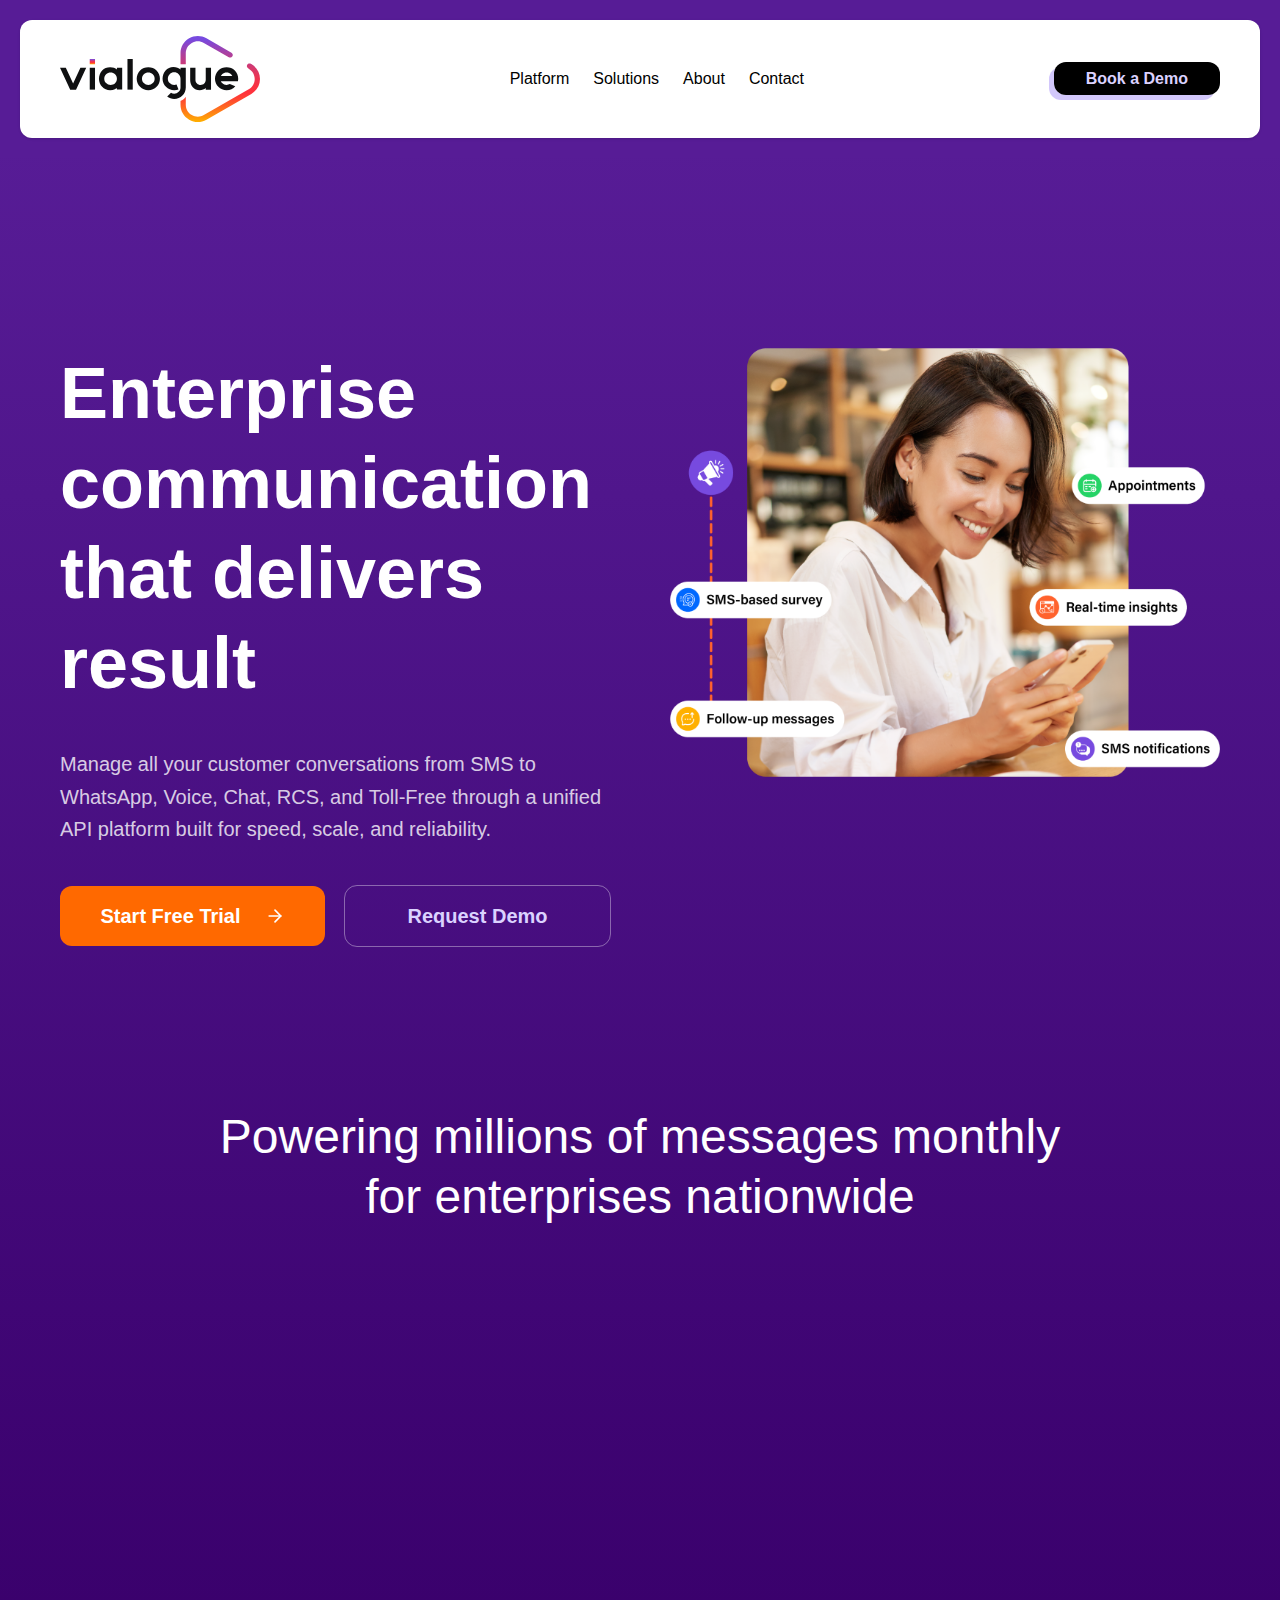
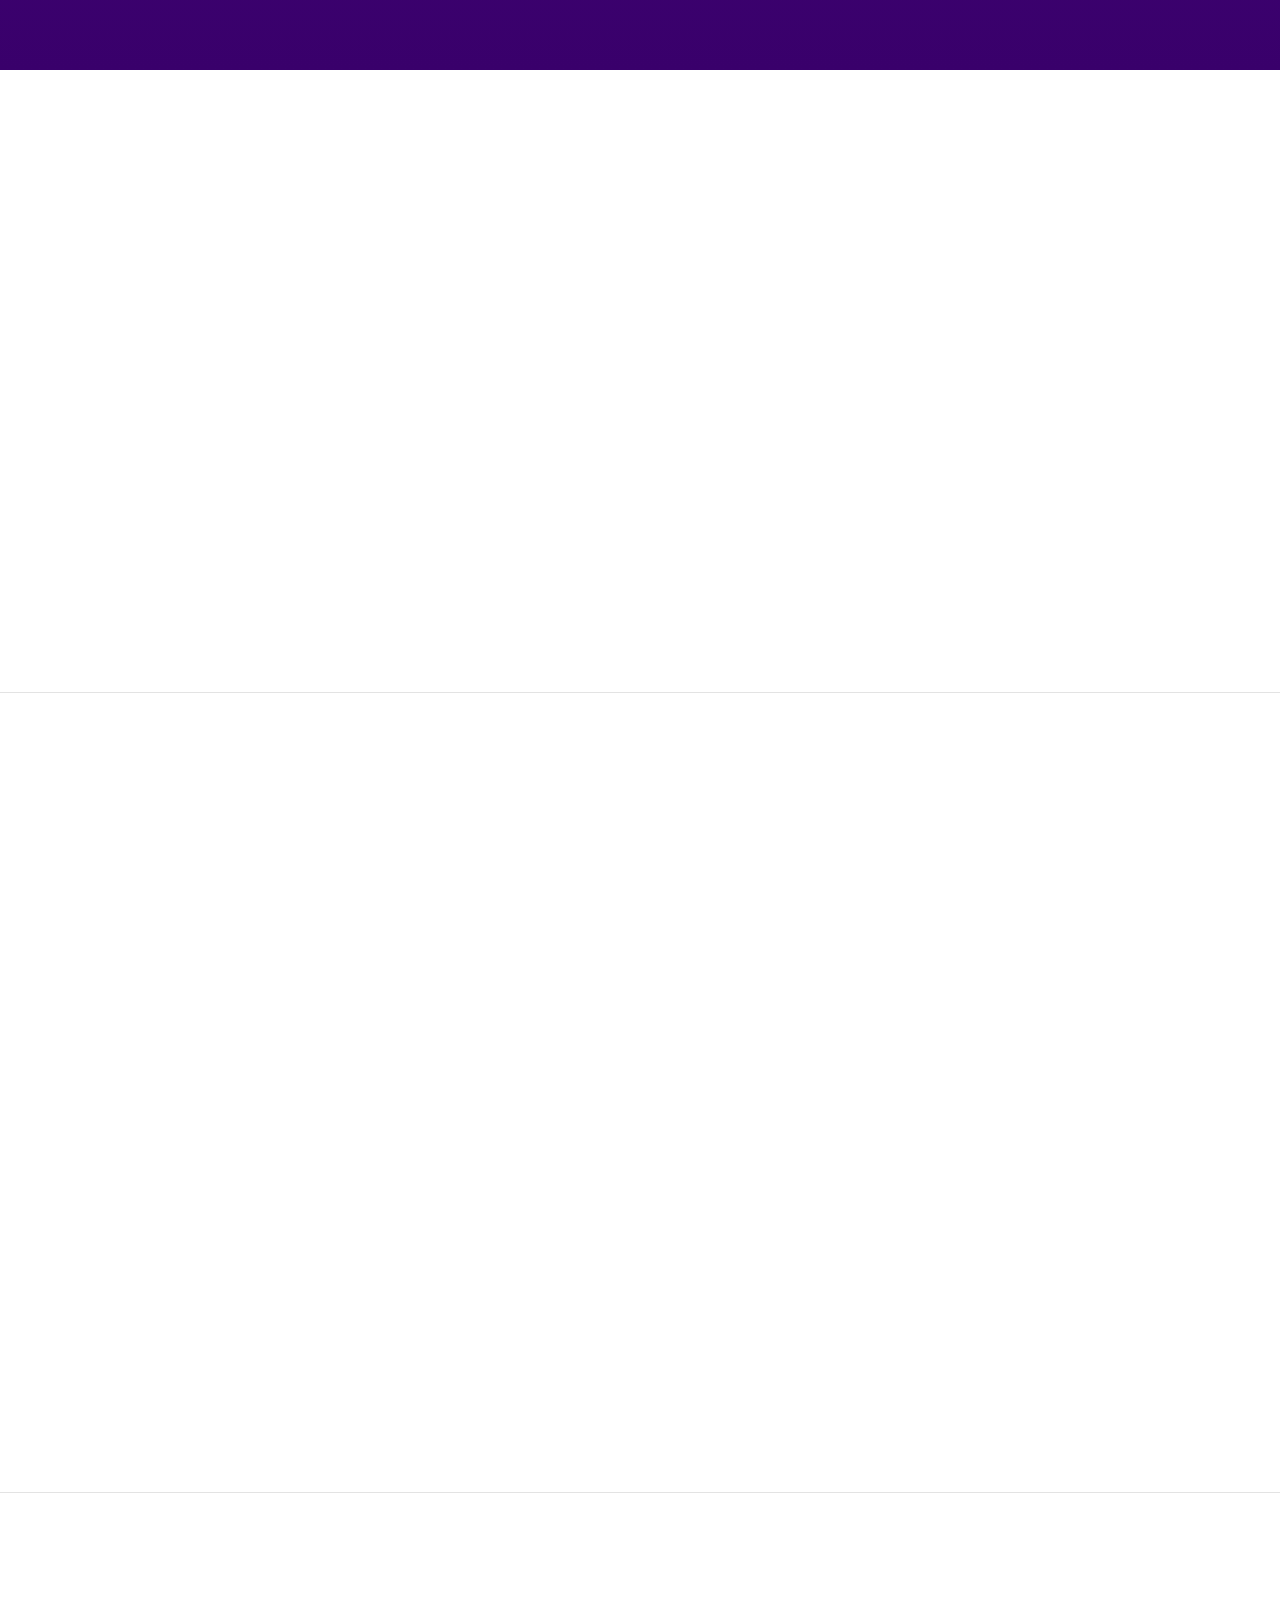
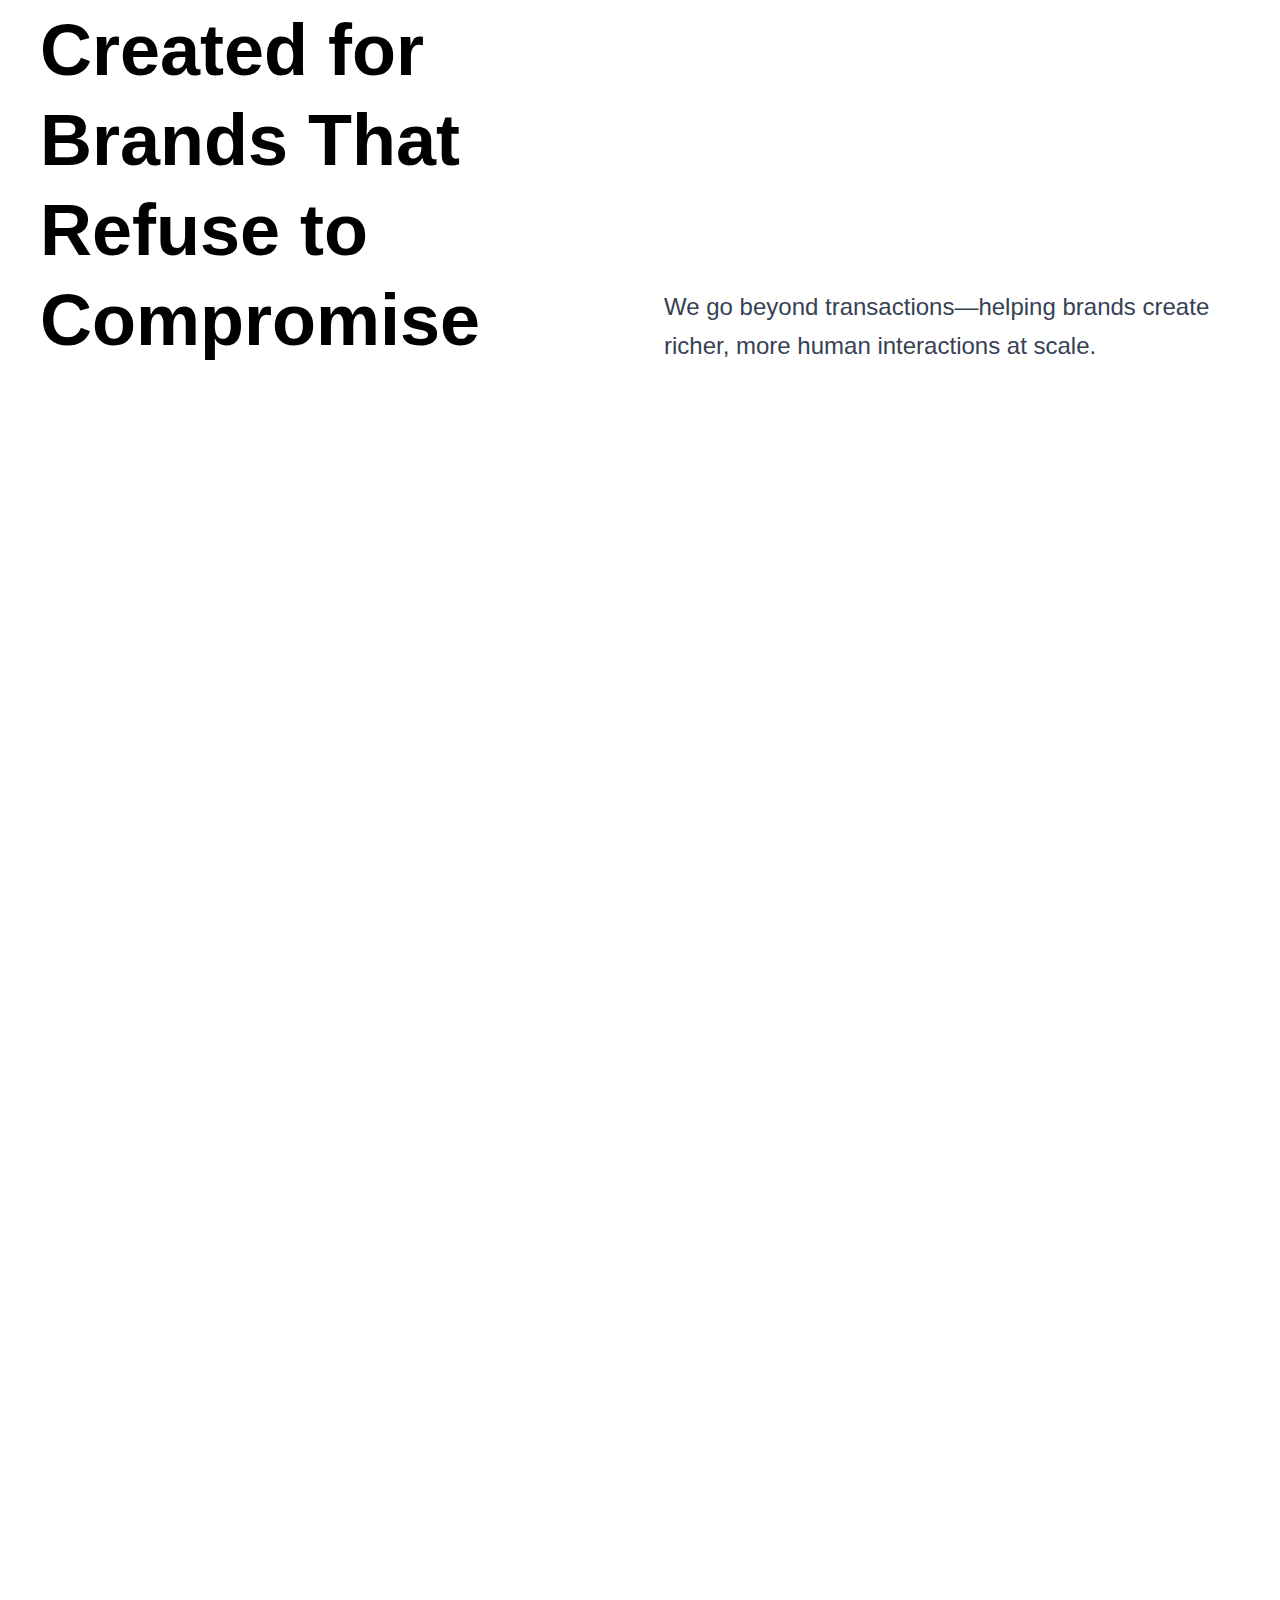
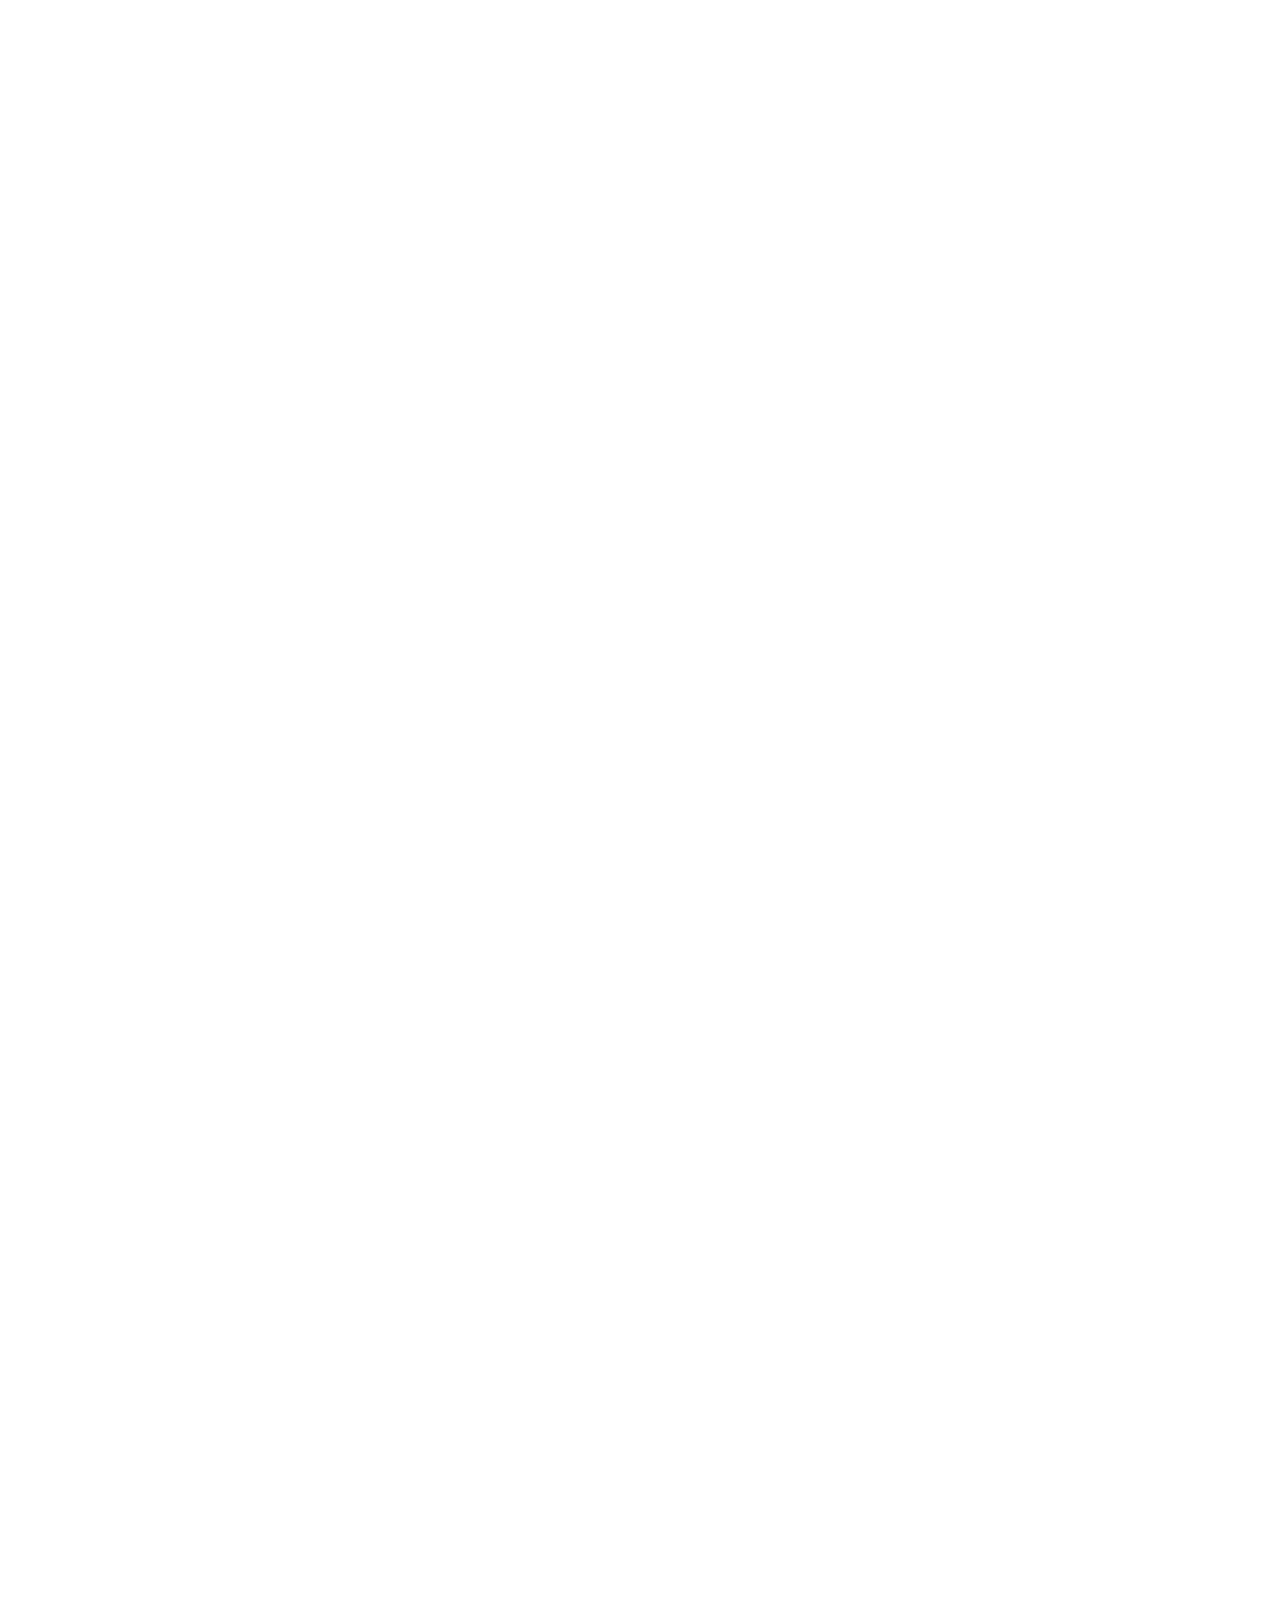
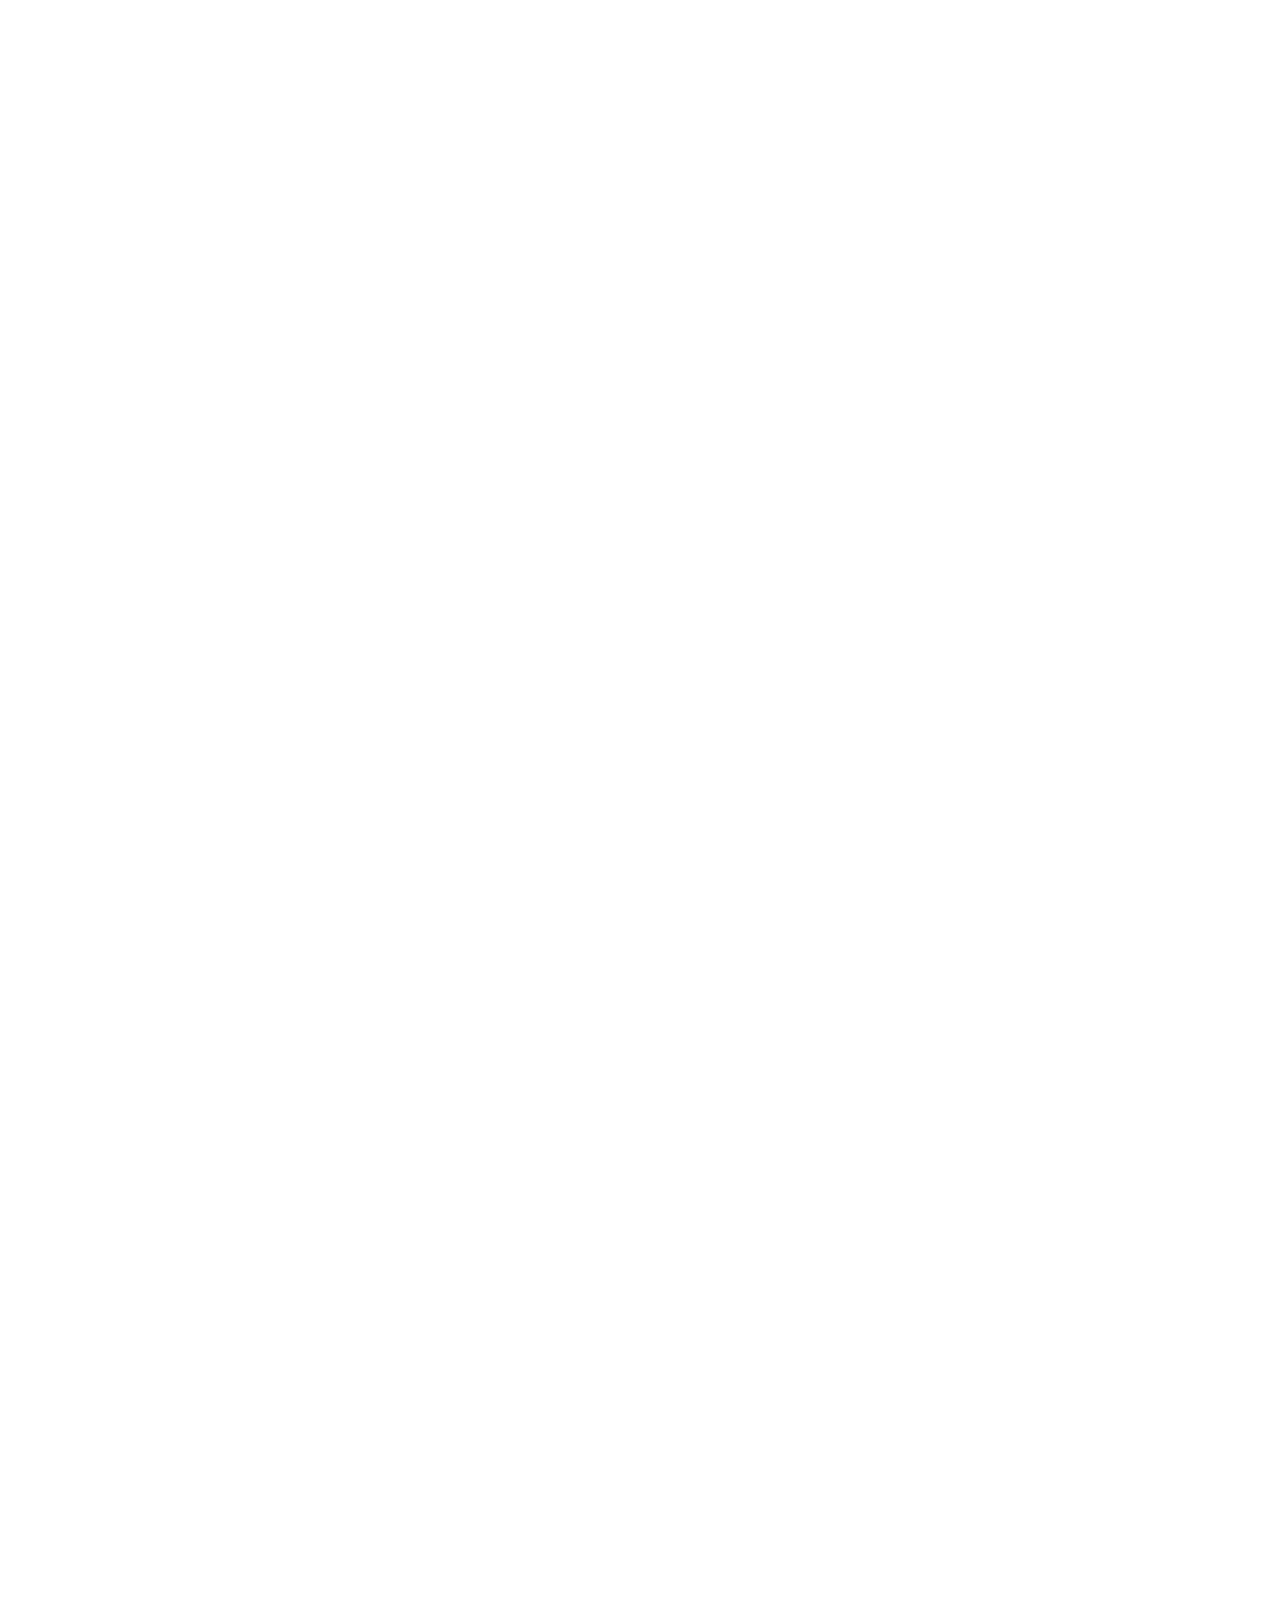
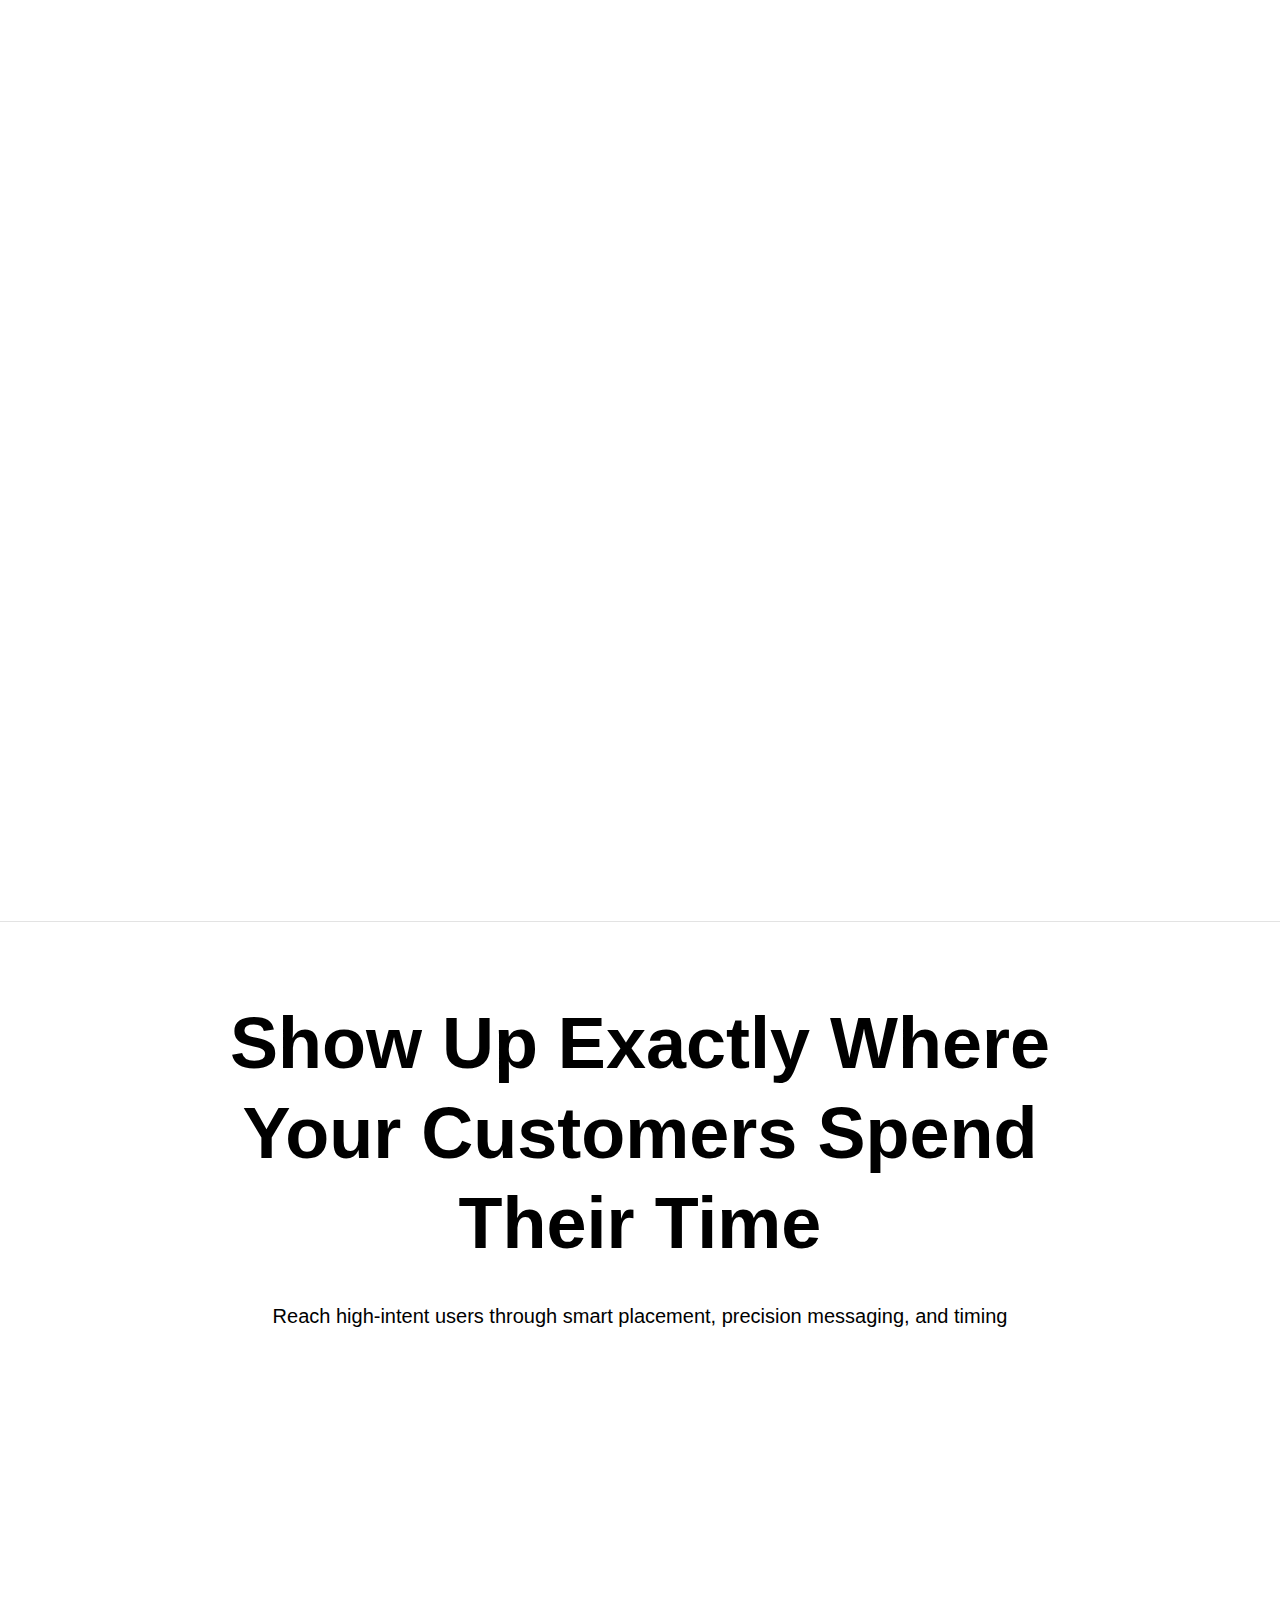
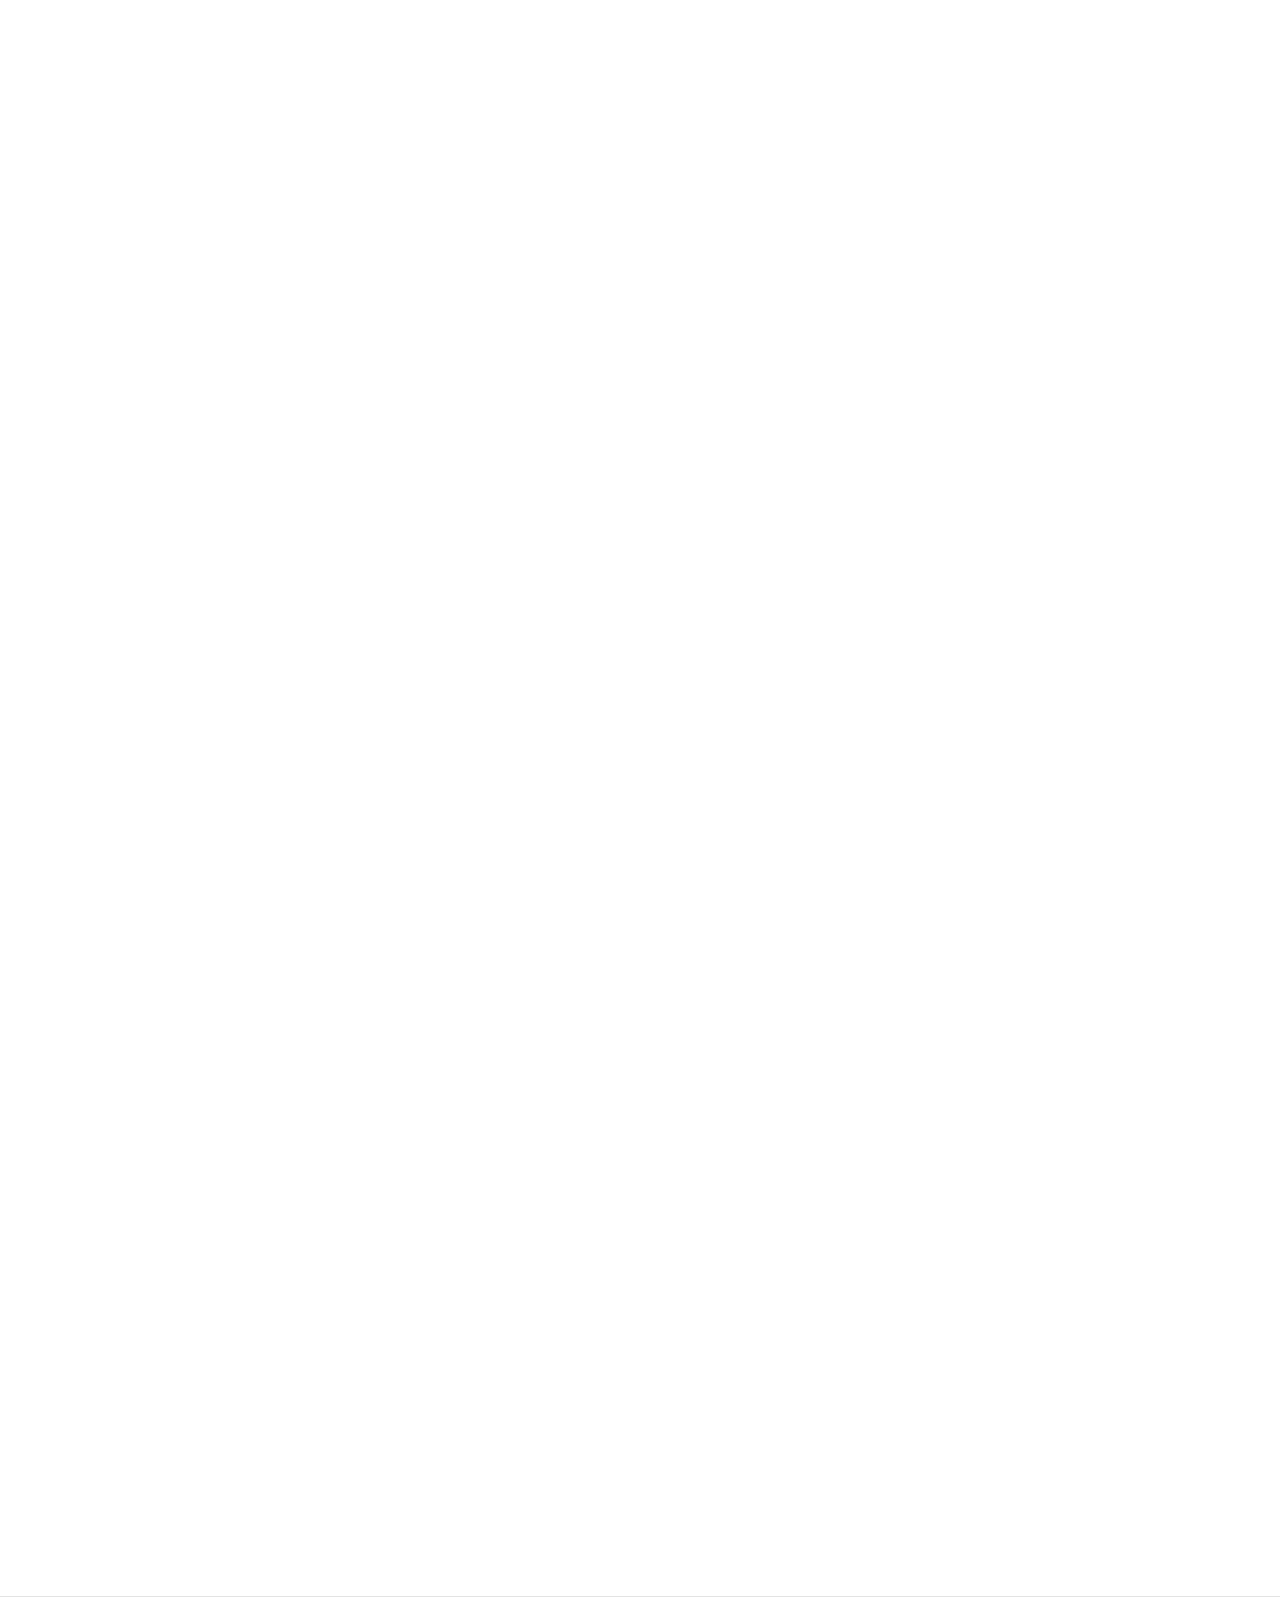
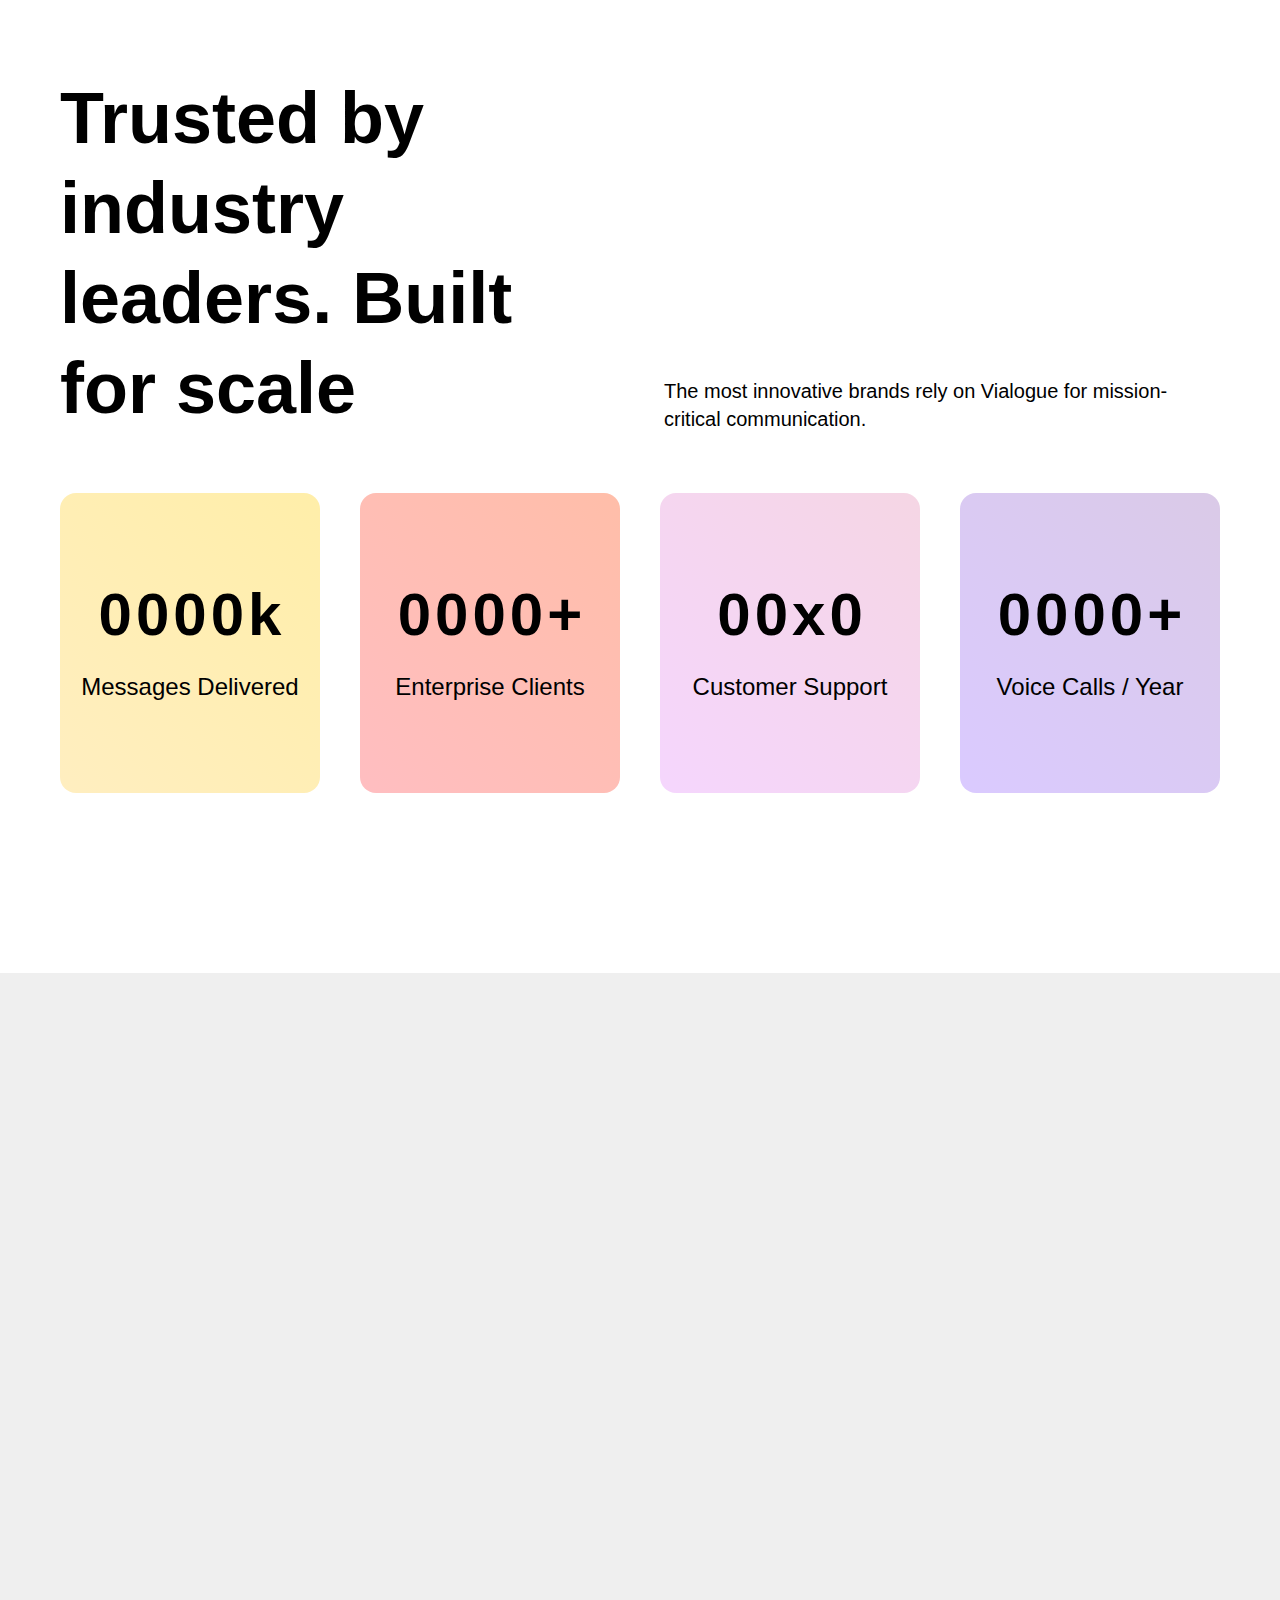
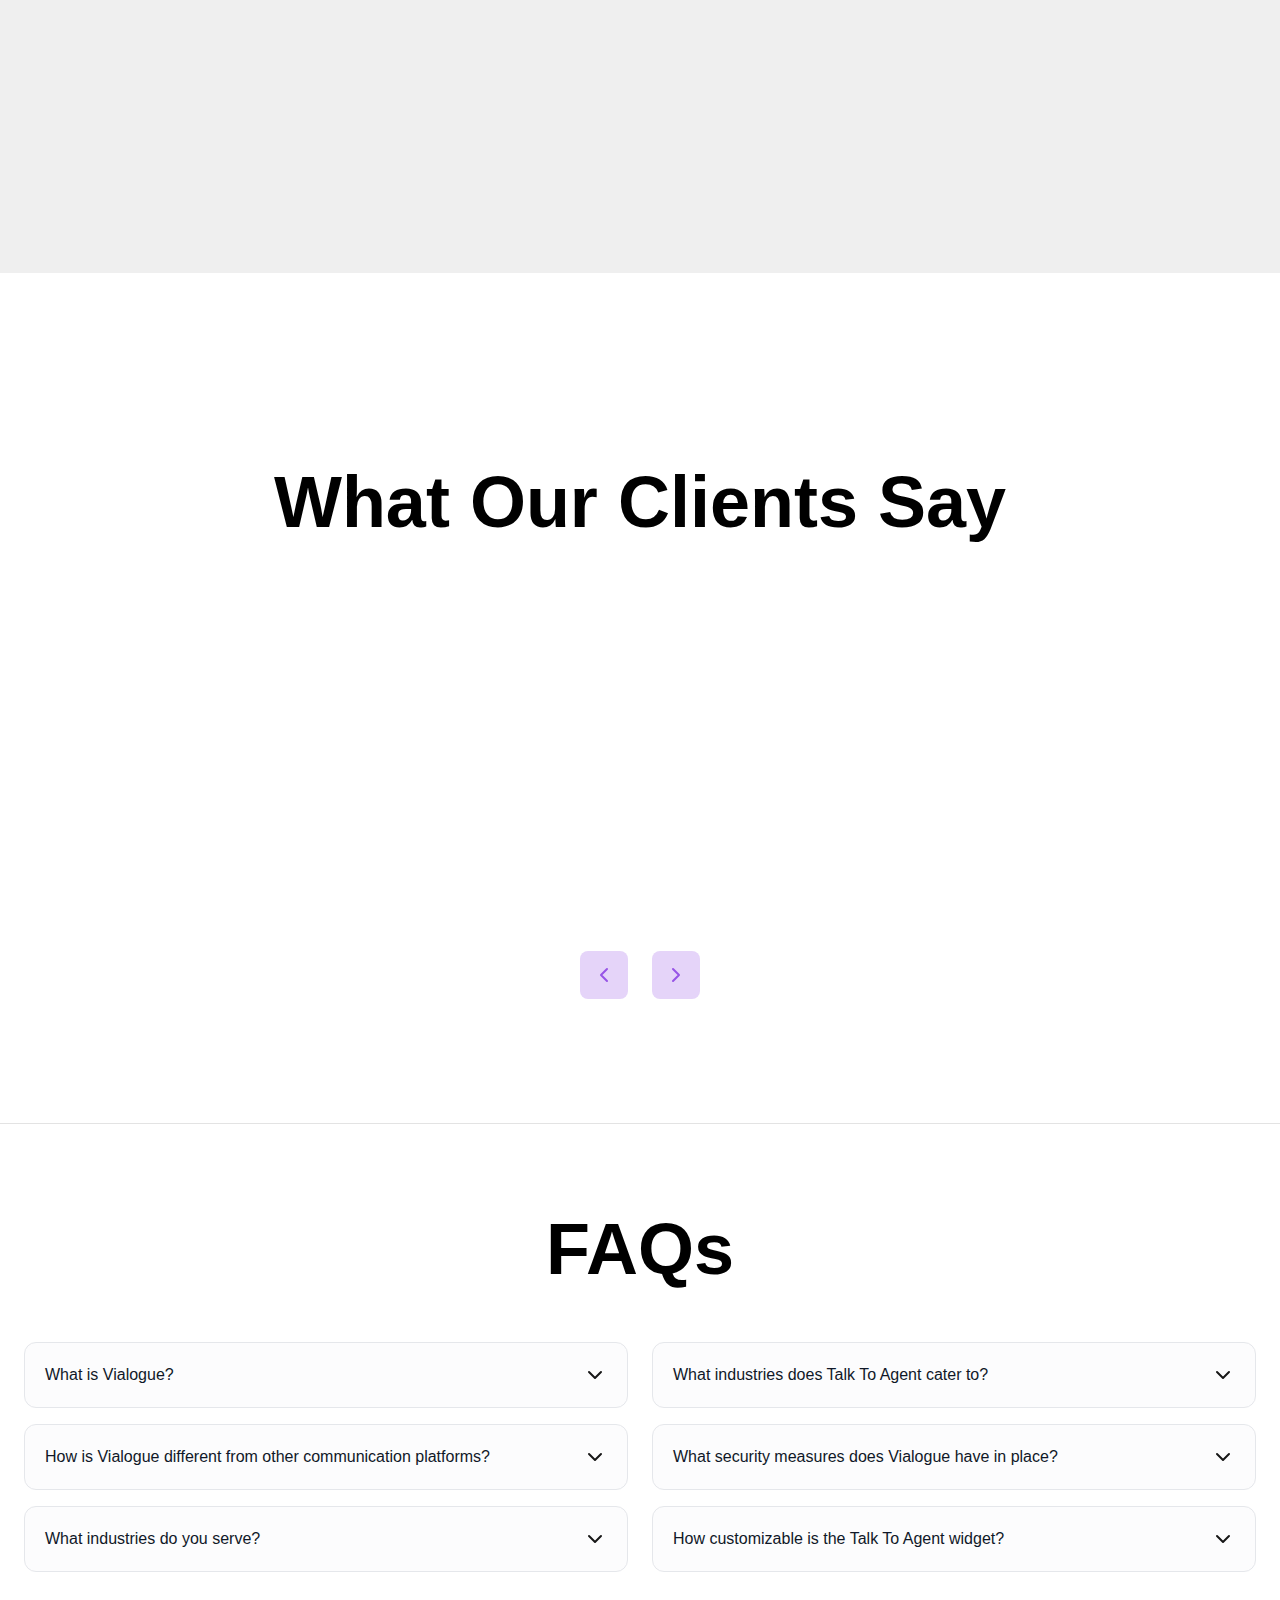
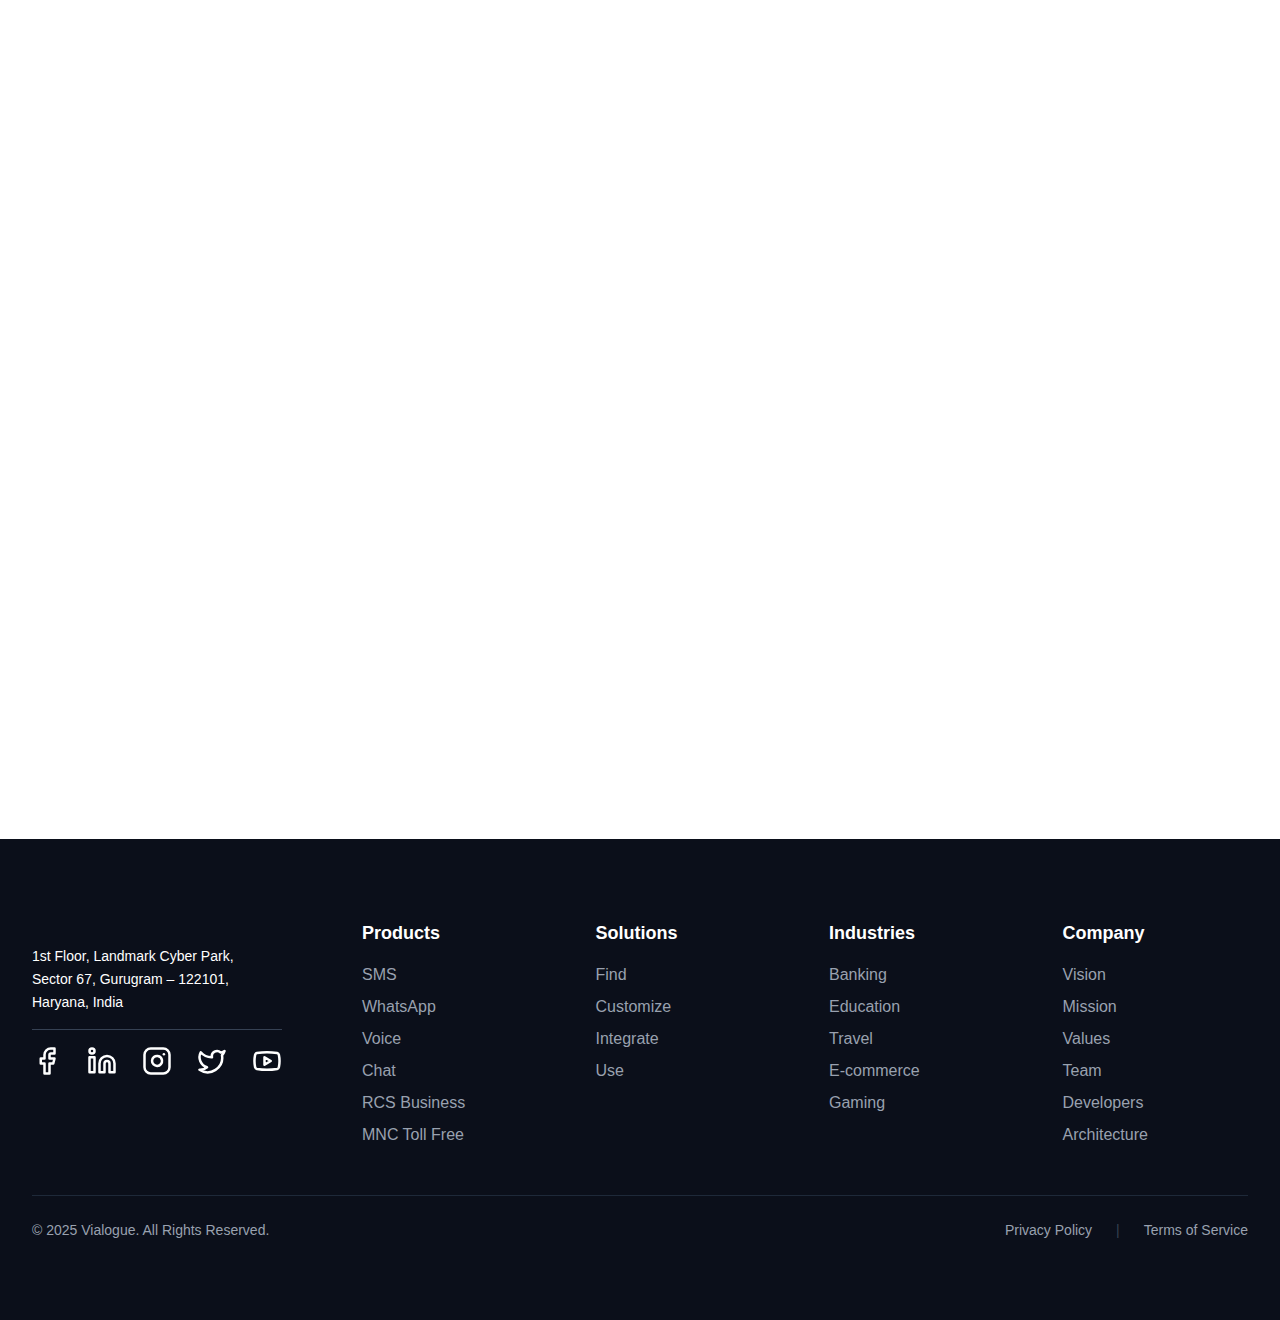
<file: index.html>
<!DOCTYPE html><html lang="en"><head><meta charSet="utf-8" data-next-head=""/><meta name="viewport" content="width=device-width" data-next-head=""/><link rel="preload" href="/_next/static/media/hero_img.69a34785.png" as="image" data-next-head=""/><link rel="preload" href="/_next/static/media/product_image.86e07ccc.png" as="image" data-next-head=""/><link rel="preload" href="/_next/static/media/dash_1.8bdcf680.webp" as="image" data-next-head=""/><link rel="preload" href="/imgs/bg_girl.png" as="image" data-next-head=""/><link rel="preload" href="/_next/static/chunks/eb03a8544c982e94.css" as="style"/><link rel="stylesheet" href="/_next/static/chunks/eb03a8544c982e94.css" data-n-g=""/><noscript data-n-css=""></noscript><script src="/_next/static/chunks/70aef33446ad10b3.js" defer=""></script><script src="/_next/static/chunks/bfc0f16d38564ee1.js" defer=""></script><script src="/_next/static/chunks/5b3cccd922fe3816.js" defer=""></script><script src="/_next/static/chunks/turbopack-a3c2c21b2d940f80.js" defer=""></script><script src="/_next/static/chunks/a3b1f86eed2084b3.js" defer=""></script><script src="/_next/static/chunks/64985325a87754a8.js" defer=""></script><script src="/_next/static/chunks/12c1d9b46daa6586.js" defer=""></script><script src="/_next/static/chunks/turbopack-620949546f8fb058.js" defer=""></script><script src="/_next/static/X6XhnjesbjJ5hqO7cbSfl/_ssgManifest.js" defer=""></script><script src="/_next/static/X6XhnjesbjJ5hqO7cbSfl/_buildManifest.js" defer=""></script></head><body class="antialiased"><link rel="preload" as="image" href="/_next/static/media/hero_img.69a34785.png"/><link rel="preload" as="image" href="/_next/static/media/product_image.86e07ccc.png"/><link rel="preload" as="image" href="/_next/static/media/dash_1.8bdcf680.webp"/><link rel="preload" as="image" href="/imgs/bg_girl.png"/><div id="__next"><div class="bg-white space-y-0 sm:space-y-15"><div class="px-2 sm:px-4 lg:px-5 py-2 -mb-[10px] sm:py-4 lg:py-5 relative z-50 bg-[#571C96]"><nav class="flex justify-between bg-white rounded-xl text-black items-center py-3 sm:py-4 px-4 sm:px-6 lg:px-10 shadow-sm"><div class="flex-shrink-0"><img alt="logo" loading="lazy" width="140" height="140" decoding="async" data-nimg="1" class="w-32 sm:w-40 lg:w-[200px] h-auto" style="color:transparent" src="/imgs/logo2.svg"/></div><div class="hidden lg:flex gap-6 items-center"><div class="text-base cursor-pointer hover:text-gray-600 transition-colors duration-200">Platform</div><div class="text-base cursor-pointer hover:text-gray-600 transition-colors duration-200">Solutions</div><div class="text-base cursor-pointer hover:text-gray-600 transition-colors duration-200">About</div><div class="text-base cursor-pointer hover:text-gray-600 transition-colors duration-200">Contact</div></div><div class="hidden lg:block"><a class="text-l font-semibold bg-black py-2 px-8 rounded-xl shadow-[-5px_5px_0px_#6A47F24D] text-[#dbd2ff]" href="/login">Book a Demo</a></div><button class="lg:hidden p-2 hover:bg-gray-100 rounded-lg transition-colors" aria-label="Toggle menu"><svg xmlns="http://www.w3.org/2000/svg" width="24" height="24" viewBox="0 0 24 24" fill="none" stroke="currentColor" stroke-width="2" stroke-linecap="round" stroke-linejoin="round" class="lucide lucide-menu text-black" aria-hidden="true"><path d="M4 5h16"></path><path d="M4 12h16"></path><path d="M4 19h16"></path></svg></button></nav></div><div class="bg-gradient-to-b from-[#571C96] to-[#39006B] min-h-screen w-full pt-20 sm:pt-32 md:pt-40 lg:pt-[200px] px-4 sm:px-6 md:px-10 lg:px-15 pb-32 sm:pb-40 md:pb-60 lg:pb-[300px]"><div class="flex flex-col lg:flex-row gap-8 sm:gap-10 lg:gap-15"><div class="grid gap-6 sm:gap-8 lg:gap-10 flex-1"><div class="text-3xl text-center sm:text-left sm:text-4xl md:text-5xl lg:text-7xl font-semibold text-white leading-tight" style="opacity:0;transform:translateY(40px)">Enterprise communication that delivers result</div><div class="text-sm sm:text-base text-center sm:text-left md:text-lg lg:text-xl text-[#ffffffcd] leading-relaxed" style="opacity:0;transform:translateY(40px)">Manage all your customer conversations from SMS to WhatsApp, Voice, Chat, RCS, and Toll-Free through a unified API platform built for speed, scale, and reliability.</div><div class="flex flex-col sm:flex-row gap-4 sm:gap-5 justify-center sm:justify-start" style="opacity:0;transform:translateY(40px)"><div class="text-xl font-semibold bg-orange-500 py-2 sm:py-4 px-5 rounded-xl text-[#ffffff] w-full max-w-[300px] flex gap-6 items-center content-center h-fit justify-center self-end">Start Free Trial<!-- --> <svg xmlns="http://www.w3.org/2000/svg" width="20" height="20" viewBox="0 0 24 24" fill="none" stroke="currentColor" stroke-width="2" stroke-linecap="round" stroke-linejoin="round" class="lucide lucide-arrow-right" aria-hidden="true"><path d="M5 12h14"></path><path d="m12 5 7 7-7 7"></path></svg></div><div class="text-xl font-semibold outline-[#ffffff5f] outline-1 py-2 sm:py-4 px-5 rounded-xl text-[#dbd2ff] max-w-[300px] flex w-full h-fit justify-center self-end">Request Demo</div></div></div><div class="flex-1 mt-8 lg:mt-0" style="opacity:0;transform:translateY(40px)"><img alt="hero" width="1498" height="1168" decoding="async" data-nimg="1" class="w-full h-auto" style="color:transparent;background-size:cover;background-position:50% 50%;background-repeat:no-repeat;background-image:url(&quot;data:image/svg+xml;charset=utf-8,%3Csvg xmlns=&#x27;http://www.w3.org/2000/svg&#x27; viewBox=&#x27;0 0 320 240&#x27;%3E%3Cfilter id=&#x27;b&#x27; color-interpolation-filters=&#x27;sRGB&#x27;%3E%3CfeGaussianBlur stdDeviation=&#x27;20&#x27;/%3E%3CfeColorMatrix values=&#x27;1 0 0 0 0 0 1 0 0 0 0 0 1 0 0 0 0 0 100 -1&#x27; result=&#x27;s&#x27;/%3E%3CfeFlood x=&#x27;0&#x27; y=&#x27;0&#x27; width=&#x27;100%25&#x27; height=&#x27;100%25&#x27;/%3E%3CfeComposite operator=&#x27;out&#x27; in=&#x27;s&#x27;/%3E%3CfeComposite in2=&#x27;SourceGraphic&#x27;/%3E%3CfeGaussianBlur stdDeviation=&#x27;20&#x27;/%3E%3C/filter%3E%3Cimage width=&#x27;100%25&#x27; height=&#x27;100%25&#x27; x=&#x27;0&#x27; y=&#x27;0&#x27; preserveAspectRatio=&#x27;none&#x27; style=&#x27;filter: url(%23b);&#x27; href=&#x27;[data-uri]&#x27;/%3E%3C/svg%3E&quot;)" src="/_next/static/media/hero_img.69a34785.png"/></div></div><div class="grid mt-16 sm:mt-24 md:mt-32 lg:mt-40" style="opacity:0;transform:translateY(40px)"><div class="text-2xl sm:text-3xl md:text-4xl lg:text-5xl text-center mx-auto text-white max-w-4xl leading-tight">Powering millions of messages monthly for enterprises nationwide</div><div class="flex flex-wrap gap-4 sm:gap-6 justify-center items-center mt-10 sm:mt-14 md:mt-16"><div style="opacity:0;transform:scale(0.8)"><img src="/imgs/brand_1.png" alt="brand-1" class="w-20 sm:w-24 md:w-28 lg:w-[140px] h-auto object-contain" loading="lazy"/></div><div style="opacity:0;transform:scale(0.8)"><img src="/imgs/brand_2.png" alt="brand-2" class="w-20 sm:w-24 md:w-28 lg:w-[140px] h-auto object-contain" loading="lazy"/></div><div style="opacity:0;transform:scale(0.8)"><img src="/imgs/brand_3.png" alt="brand-3" class="w-20 sm:w-24 md:w-28 lg:w-[140px] h-auto object-contain" loading="lazy"/></div><div style="opacity:0;transform:scale(0.8)"><img src="/imgs/brand_4.png" alt="brand-4" class="w-20 sm:w-24 md:w-28 lg:w-[140px] h-auto object-contain" loading="lazy"/></div><div style="opacity:0;transform:scale(0.8)"><img src="/imgs/brand_5.png" alt="brand-5" class="w-20 sm:w-24 md:w-28 lg:w-[140px] h-auto object-contain" loading="lazy"/></div><div style="opacity:0;transform:scale(0.8)"><img src="/imgs/brand_6.png" alt="brand-6" class="w-20 sm:w-24 md:w-28 lg:w-[140px] h-auto object-contain" loading="lazy"/></div><div style="opacity:0;transform:scale(0.8)"><img src="/imgs/brand_7.png" alt="brand-7" class="w-20 sm:w-24 md:w-28 lg:w-[140px] h-auto object-contain" loading="lazy"/></div></div></div></div><div class="w-full mb-10 sm:mb-30 -mt-10 sm:-mt-60 px-4 sm:px-6 lg:px-15 pt-0 z-10 relative" style="opacity:0;transform:translateY(60px) scale(0.95)"><div class="bg-white p-4 sm:p-6 md:p-8 lg:p-10 rounded-xl sm:rounded-2xl" style="box-shadow:0px 0px 0px rgba(0,0,0,0)"><img alt="product image" width="2276" height="1270" decoding="async" data-nimg="1" class="w-full rounded-xl sm:rounded-2xl" style="color:transparent;background-size:cover;background-position:50% 50%;background-repeat:no-repeat;background-image:url(&quot;data:image/svg+xml;charset=utf-8,%3Csvg xmlns=&#x27;http://www.w3.org/2000/svg&#x27; viewBox=&#x27;0 0 320 160&#x27;%3E%3Cfilter id=&#x27;b&#x27; color-interpolation-filters=&#x27;sRGB&#x27;%3E%3CfeGaussianBlur stdDeviation=&#x27;20&#x27;/%3E%3CfeColorMatrix values=&#x27;1 0 0 0 0 0 1 0 0 0 0 0 1 0 0 0 0 0 100 -1&#x27; result=&#x27;s&#x27;/%3E%3CfeFlood x=&#x27;0&#x27; y=&#x27;0&#x27; width=&#x27;100%25&#x27; height=&#x27;100%25&#x27;/%3E%3CfeComposite operator=&#x27;out&#x27; in=&#x27;s&#x27;/%3E%3CfeComposite in2=&#x27;SourceGraphic&#x27;/%3E%3CfeGaussianBlur stdDeviation=&#x27;20&#x27;/%3E%3C/filter%3E%3Cimage width=&#x27;100%25&#x27; height=&#x27;100%25&#x27; x=&#x27;0&#x27; y=&#x27;0&#x27; preserveAspectRatio=&#x27;none&#x27; style=&#x27;filter: url(%23b);&#x27; href=&#x27;[data-uri]&#x27;/%3E%3C/svg%3E&quot;)" src="/_next/static/media/product_image.86e07ccc.png"/></div></div><hr class="border-[#e3e3e3] my-4"/><div class="px-4 sm:px-6 md:px-10 lg:px-15 py-8 sm:py-10 md:py-12 lg:py-15"><div class="flex flex-col lg:flex-row gap-8 sm:gap-10 lg:gap-15 items-center"><div class="grid gap-6 sm:gap-8 lg:gap-10 flex-1 text-center lg:text-left"><div style="opacity:0;transform:translateY(40px)"><h2 class="font-semibold leading-tight
        text-black
        text-3xl sm:text-4xl md:text-5xl lg:text-6xl xl:text-7xl">Welcome to Vialogue</h2></div><div style="opacity:0;transform:translateY(40px)"><p class="
        leading-relaxed
        text-black
        text-base sm:text-lg md:text-xl
        mt-4 sm:mt-6 md:mt-8
        mb-8 sm:mb-10 md:mb-14
      ">Vialogue is a leading omni-channel communication platform that unifies SMS, WhatsApp, Voice, Chat, RCS, and Toll-Free into one API-driven solution. Vialogue helps you reach, engage, and support your customers at every touch point seamlessly with enterprise-grade reliability, real-time analytics, and easy integrations.</p></div><div class="flex justify-center lg:justify-start" style="opacity:0;transform:translateY(40px)"><div class="text-xl font-semibold bg-orange-500 py-2 sm:py-4 px-5 rounded-xl text-[#ffffff] w-full max-w-[300px] flex gap-6 items-center content-center h-fit justify-center self-end">Explore more<!-- --> <svg xmlns="http://www.w3.org/2000/svg" width="20" height="20" viewBox="0 0 24 24" fill="none" stroke="currentColor" stroke-width="2" stroke-linecap="round" stroke-linejoin="round" class="lucide lucide-arrow-right" aria-hidden="true"><path d="M5 12h14"></path><path d="m12 5 7 7-7 7"></path></svg></div></div></div><div class="flex-1" style="opacity:0;transform:translateY(40px)"><img alt="product image" loading="lazy" width="1308" height="894" decoding="async" data-nimg="1" class="w-full rounded-xl sm:rounded-2xl" style="color:transparent;background-size:cover;background-position:50% 50%;background-repeat:no-repeat;background-image:url(&quot;data:image/svg+xml;charset=utf-8,%3Csvg xmlns=&#x27;http://www.w3.org/2000/svg&#x27; viewBox=&#x27;0 0 320 200&#x27;%3E%3Cfilter id=&#x27;b&#x27; color-interpolation-filters=&#x27;sRGB&#x27;%3E%3CfeGaussianBlur stdDeviation=&#x27;20&#x27;/%3E%3CfeColorMatrix values=&#x27;1 0 0 0 0 0 1 0 0 0 0 0 1 0 0 0 0 0 100 -1&#x27; result=&#x27;s&#x27;/%3E%3CfeFlood x=&#x27;0&#x27; y=&#x27;0&#x27; width=&#x27;100%25&#x27; height=&#x27;100%25&#x27;/%3E%3CfeComposite operator=&#x27;out&#x27; in=&#x27;s&#x27;/%3E%3CfeComposite in2=&#x27;SourceGraphic&#x27;/%3E%3CfeGaussianBlur stdDeviation=&#x27;20&#x27;/%3E%3C/filter%3E%3Cimage width=&#x27;100%25&#x27; height=&#x27;100%25&#x27; x=&#x27;0&#x27; y=&#x27;0&#x27; preserveAspectRatio=&#x27;none&#x27; style=&#x27;filter: url(%23b);&#x27; href=&#x27;/imgs/img_2_low.png&#x27;/%3E%3C/svg%3E&quot;)" src="/_next/static/media/img_2.27f80999.png"/></div></div></div><hr class="border-[#e3e3e3] my-4"/><section class="w-full relative overflow-hidden bg-white"><div class=" mx-auto px-4 sm:px-6 md:px-10 py-24"><div class="flex flex-col lg:flex-row gap-12 items-end mb-20"><div class="flex-1"><h2 class="font-semibold leading-tight
        text-black
        text-3xl sm:text-4xl md:text-5xl lg:text-6xl xl:text-7xl">Created for Brands That Refuse to Compromise</h2></div><div class="flex-1"><p class="text-lg sm:text-xl lg:text-2xl text-gray-700 leading-relaxed">We go beyond transactions—helping brands create richer, more human interactions at scale.</p></div></div><div class="relative h-[400px] lg:h-[620px] w-full"><div class="absolute inset-0 will-change-transform"><div class="text-4xl">DASHBOARD <!-- -->1</div><img alt="brand-0" width="1024" height="723" decoding="async" data-nimg="1" class="w-full h-full object-cover rounded-3xl shadow-2xl" style="color:transparent;background-size:cover;background-position:50% 50%;background-repeat:no-repeat;background-image:url(&quot;data:image/svg+xml;charset=utf-8,%3Csvg xmlns=&#x27;http://www.w3.org/2000/svg&#x27; viewBox=&#x27;0 0 320 240&#x27;%3E%3Cfilter id=&#x27;b&#x27; color-interpolation-filters=&#x27;sRGB&#x27;%3E%3CfeGaussianBlur stdDeviation=&#x27;20&#x27;/%3E%3CfeColorMatrix values=&#x27;1 0 0 0 0 0 1 0 0 0 0 0 1 0 0 0 0 0 100 -1&#x27; result=&#x27;s&#x27;/%3E%3CfeFlood x=&#x27;0&#x27; y=&#x27;0&#x27; width=&#x27;100%25&#x27; height=&#x27;100%25&#x27;/%3E%3CfeComposite operator=&#x27;out&#x27; in=&#x27;s&#x27;/%3E%3CfeComposite in2=&#x27;SourceGraphic&#x27;/%3E%3CfeGaussianBlur stdDeviation=&#x27;20&#x27;/%3E%3C/filter%3E%3Cimage width=&#x27;100%25&#x27; height=&#x27;100%25&#x27; x=&#x27;0&#x27; y=&#x27;0&#x27; preserveAspectRatio=&#x27;none&#x27; style=&#x27;filter: url(%23b);&#x27; href=&#x27;[data-uri]&#x27;/%3E%3C/svg%3E&quot;)" src="/_next/static/media/dash_1.8bdcf680.webp"/></div><div class="absolute inset-0 will-change-transform"><div class="text-4xl">DASHBOARD <!-- -->2</div><img alt="brand-1" loading="lazy" width="1024" height="768" decoding="async" data-nimg="1" class="w-full h-full object-cover rounded-3xl shadow-2xl" style="color:transparent;background-size:cover;background-position:50% 50%;background-repeat:no-repeat;background-image:url(&quot;data:image/svg+xml;charset=utf-8,%3Csvg xmlns=&#x27;http://www.w3.org/2000/svg&#x27; viewBox=&#x27;0 0 320 240&#x27;%3E%3Cfilter id=&#x27;b&#x27; color-interpolation-filters=&#x27;sRGB&#x27;%3E%3CfeGaussianBlur stdDeviation=&#x27;20&#x27;/%3E%3CfeColorMatrix values=&#x27;1 0 0 0 0 0 1 0 0 0 0 0 1 0 0 0 0 0 100 -1&#x27; result=&#x27;s&#x27;/%3E%3CfeFlood x=&#x27;0&#x27; y=&#x27;0&#x27; width=&#x27;100%25&#x27; height=&#x27;100%25&#x27;/%3E%3CfeComposite operator=&#x27;out&#x27; in=&#x27;s&#x27;/%3E%3CfeComposite in2=&#x27;SourceGraphic&#x27;/%3E%3CfeGaussianBlur stdDeviation=&#x27;20&#x27;/%3E%3C/filter%3E%3Cimage width=&#x27;100%25&#x27; height=&#x27;100%25&#x27; x=&#x27;0&#x27; y=&#x27;0&#x27; preserveAspectRatio=&#x27;none&#x27; style=&#x27;filter: url(%23b);&#x27; href=&#x27;[data-uri]&#x27;/%3E%3C/svg%3E&quot;)" src="/_next/static/media/dash_2.2904fd25.webp"/></div><div class="absolute inset-0 will-change-transform"><div class="text-4xl">DASHBOARD <!-- -->3</div><img alt="brand-2" loading="lazy" width="1024" height="768" decoding="async" data-nimg="1" class="w-full h-full object-cover rounded-3xl shadow-2xl" style="color:transparent;background-size:cover;background-position:50% 50%;background-repeat:no-repeat;background-image:url(&quot;data:image/svg+xml;charset=utf-8,%3Csvg xmlns=&#x27;http://www.w3.org/2000/svg&#x27; viewBox=&#x27;0 0 320 240&#x27;%3E%3Cfilter id=&#x27;b&#x27; color-interpolation-filters=&#x27;sRGB&#x27;%3E%3CfeGaussianBlur stdDeviation=&#x27;20&#x27;/%3E%3CfeColorMatrix values=&#x27;1 0 0 0 0 0 1 0 0 0 0 0 1 0 0 0 0 0 100 -1&#x27; result=&#x27;s&#x27;/%3E%3CfeFlood x=&#x27;0&#x27; y=&#x27;0&#x27; width=&#x27;100%25&#x27; height=&#x27;100%25&#x27;/%3E%3CfeComposite operator=&#x27;out&#x27; in=&#x27;s&#x27;/%3E%3CfeComposite in2=&#x27;SourceGraphic&#x27;/%3E%3CfeGaussianBlur stdDeviation=&#x27;20&#x27;/%3E%3C/filter%3E%3Cimage width=&#x27;100%25&#x27; height=&#x27;100%25&#x27; x=&#x27;0&#x27; y=&#x27;0&#x27; preserveAspectRatio=&#x27;none&#x27; style=&#x27;filter: url(%23b);&#x27; href=&#x27;[data-uri]&#x27;/%3E%3C/svg%3E&quot;)" src="/_next/static/media/dash_3.c89b1c18.webp"/></div><div class="absolute inset-0 will-change-transform"><div class="text-4xl">DASHBOARD <!-- -->4</div><img alt="brand-3" loading="lazy" width="1024" height="768" decoding="async" data-nimg="1" class="w-full h-full object-cover rounded-3xl shadow-2xl" style="color:transparent;background-size:cover;background-position:50% 50%;background-repeat:no-repeat;background-image:url(&quot;data:image/svg+xml;charset=utf-8,%3Csvg xmlns=&#x27;http://www.w3.org/2000/svg&#x27; viewBox=&#x27;0 0 320 240&#x27;%3E%3Cfilter id=&#x27;b&#x27; color-interpolation-filters=&#x27;sRGB&#x27;%3E%3CfeGaussianBlur stdDeviation=&#x27;20&#x27;/%3E%3CfeColorMatrix values=&#x27;1 0 0 0 0 0 1 0 0 0 0 0 1 0 0 0 0 0 100 -1&#x27; result=&#x27;s&#x27;/%3E%3CfeFlood x=&#x27;0&#x27; y=&#x27;0&#x27; width=&#x27;100%25&#x27; height=&#x27;100%25&#x27;/%3E%3CfeComposite operator=&#x27;out&#x27; in=&#x27;s&#x27;/%3E%3CfeComposite in2=&#x27;SourceGraphic&#x27;/%3E%3CfeGaussianBlur stdDeviation=&#x27;20&#x27;/%3E%3C/filter%3E%3Cimage width=&#x27;100%25&#x27; height=&#x27;100%25&#x27; x=&#x27;0&#x27; y=&#x27;0&#x27; preserveAspectRatio=&#x27;none&#x27; style=&#x27;filter: url(%23b);&#x27; href=&#x27;[data-uri]&#x27;/%3E%3C/svg%3E&quot;)" src="/_next/static/media/dash_4.da5a7ae4.webp"/></div><div class="absolute inset-0 will-change-transform"><div class="text-4xl">DASHBOARD <!-- -->5</div><img alt="brand-4" loading="lazy" width="1024" height="768" decoding="async" data-nimg="1" class="w-full h-full object-cover rounded-3xl shadow-2xl" style="color:transparent;background-size:cover;background-position:50% 50%;background-repeat:no-repeat;background-image:url(&quot;data:image/svg+xml;charset=utf-8,%3Csvg xmlns=&#x27;http://www.w3.org/2000/svg&#x27; viewBox=&#x27;0 0 320 240&#x27;%3E%3Cfilter id=&#x27;b&#x27; color-interpolation-filters=&#x27;sRGB&#x27;%3E%3CfeGaussianBlur stdDeviation=&#x27;20&#x27;/%3E%3CfeColorMatrix values=&#x27;1 0 0 0 0 0 1 0 0 0 0 0 1 0 0 0 0 0 100 -1&#x27; result=&#x27;s&#x27;/%3E%3CfeFlood x=&#x27;0&#x27; y=&#x27;0&#x27; width=&#x27;100%25&#x27; height=&#x27;100%25&#x27;/%3E%3CfeComposite operator=&#x27;out&#x27; in=&#x27;s&#x27;/%3E%3CfeComposite in2=&#x27;SourceGraphic&#x27;/%3E%3CfeGaussianBlur stdDeviation=&#x27;20&#x27;/%3E%3C/filter%3E%3Cimage width=&#x27;100%25&#x27; height=&#x27;100%25&#x27; x=&#x27;0&#x27; y=&#x27;0&#x27; preserveAspectRatio=&#x27;none&#x27; style=&#x27;filter: url(%23b);&#x27; href=&#x27;[data-uri]&#x27;/%3E%3C/svg%3E&quot;)" src="/_next/static/media/dash_5.f20f01b0.webp"/></div></div></div></section><hr class="border-[#e3e3e3] my-4"/><div class="w-full px-4 sm:px-6 md:px-10 lg:px-15 py-8 sm:py-10 md:py-12 lg:py-15"><div class="grid text-center mx-auto max-w-4xl mb-10 sm:mb-12 lg:mb-15"><h2 class="font-semibold leading-tight
        text-black
        text-3xl sm:text-4xl md:text-5xl lg:text-6xl xl:text-7xl">Show Up Exactly Where Your Customers Spend Their Time</h2><p class="
        leading-relaxed
        text-black
        text-base sm:text-lg md:text-xl
        mt-4 sm:mt-6 md:mt-8
        mb-8 sm:mb-10 md:mb-14
      ">Reach high-intent users through smart placement, precision messaging, and timing</p></div><div class="grid grid-cols-1 sm:grid-cols-2 lg:grid-cols-3 gap-6 sm:gap-8 lg:gap-10"><div class="grid border border-gray-400 rounded-xl text-black p-4 sm:p-5 lg:p-6 content-start hover:shadow-lg transition-shadow duration-300" style="opacity:0;transform:translateY(40px)"><div style="opacity:0;transform:translateY(40px)"><img alt="SMS API" loading="lazy" width="710" height="488" decoding="async" data-nimg="1" class="w-full h-48 sm:h-56 lg:h-70 object-cover rounded-lg" style="color:transparent;background-size:cover;background-position:50% 50%;background-repeat:no-repeat;background-image:url(&quot;data:image/svg+xml;charset=utf-8,%3Csvg xmlns=&#x27;http://www.w3.org/2000/svg&#x27; viewBox=&#x27;0 0 320 200&#x27;%3E%3Cfilter id=&#x27;b&#x27; color-interpolation-filters=&#x27;sRGB&#x27;%3E%3CfeGaussianBlur stdDeviation=&#x27;20&#x27;/%3E%3CfeColorMatrix values=&#x27;1 0 0 0 0 0 1 0 0 0 0 0 1 0 0 0 0 0 100 -1&#x27; result=&#x27;s&#x27;/%3E%3CfeFlood x=&#x27;0&#x27; y=&#x27;0&#x27; width=&#x27;100%25&#x27; height=&#x27;100%25&#x27;/%3E%3CfeComposite operator=&#x27;out&#x27; in=&#x27;s&#x27;/%3E%3CfeComposite in2=&#x27;SourceGraphic&#x27;/%3E%3CfeGaussianBlur stdDeviation=&#x27;20&#x27;/%3E%3C/filter%3E%3Cimage width=&#x27;100%25&#x27; height=&#x27;100%25&#x27; x=&#x27;0&#x27; y=&#x27;0&#x27; preserveAspectRatio=&#x27;none&#x27; style=&#x27;filter: url(%23b);&#x27; href=&#x27;[data-uri]&#x27;/%3E%3C/svg%3E&quot;)" src="/_next/static/media/serv_img_1.e199499d.png"/></div><div class="text-2xl sm:text-3xl lg:text-4xl font-semibold mt-6 sm:mt-8 lg:mt-10 mb-4 sm:mb-6 lg:mb-8 text-center sm:text-left" style="opacity:0;transform:translateY(40px)">SMS API</div><ul class="grid gap-3 sm:gap-4 lg:gap-5"><li class="list-disc ml-6 sm:ml-8 lg:ml-10 text-sm sm:text-base lg:text-xl leading-relaxed text-center sm:text-left" style="opacity:0;transform:translateX(-20px)">Reach customers instantly with reliable delivery</li><li class="list-disc ml-6 sm:ml-8 lg:ml-10 text-sm sm:text-base lg:text-xl leading-relaxed text-center sm:text-left" style="opacity:0;transform:translateX(-20px)">Boost conversions through timely alerts &amp; OTPs</li><li class="list-disc ml-6 sm:ml-8 lg:ml-10 text-sm sm:text-base lg:text-xl leading-relaxed text-center sm:text-left" style="opacity:0;transform:translateX(-20px)">Increase engagement with interactive, two-way messaging</li></ul><div class="mt-6 sm:mt-8 lg:mt-10 text-base sm:text-lg lg:text-xl font-semibold text-purple-600 flex items-center justify-center sm:justify-start gap-3 sm:gap-4 lg:gap-5 duration-200 cursor-pointer hover:gap-6 sm:hover:gap-7 lg:hover:gap-10 transition-all" style="opacity:0;transform:translateY(40px)">EXPLORE <svg xmlns="http://www.w3.org/2000/svg" width="18" height="18" viewBox="0 0 24 24" fill="none" stroke="currentColor" stroke-width="2" stroke-linecap="round" stroke-linejoin="round" class="lucide lucide-arrow-right" aria-hidden="true"><path d="M5 12h14"></path><path d="m12 5 7 7-7 7"></path></svg></div></div><div class="grid border border-gray-400 rounded-xl text-black p-4 sm:p-5 lg:p-6 content-start hover:shadow-lg transition-shadow duration-300" style="opacity:0;transform:translateY(40px)"><div style="opacity:0;transform:translateY(40px)"><img alt="WHATSAPP API" loading="lazy" width="716" height="492" decoding="async" data-nimg="1" class="w-full h-48 sm:h-56 lg:h-70 object-cover rounded-lg" style="color:transparent;background-size:cover;background-position:50% 50%;background-repeat:no-repeat;background-image:url(&quot;data:image/svg+xml;charset=utf-8,%3Csvg xmlns=&#x27;http://www.w3.org/2000/svg&#x27; viewBox=&#x27;0 0 320 200&#x27;%3E%3Cfilter id=&#x27;b&#x27; color-interpolation-filters=&#x27;sRGB&#x27;%3E%3CfeGaussianBlur stdDeviation=&#x27;20&#x27;/%3E%3CfeColorMatrix values=&#x27;1 0 0 0 0 0 1 0 0 0 0 0 1 0 0 0 0 0 100 -1&#x27; result=&#x27;s&#x27;/%3E%3CfeFlood x=&#x27;0&#x27; y=&#x27;0&#x27; width=&#x27;100%25&#x27; height=&#x27;100%25&#x27;/%3E%3CfeComposite operator=&#x27;out&#x27; in=&#x27;s&#x27;/%3E%3CfeComposite in2=&#x27;SourceGraphic&#x27;/%3E%3CfeGaussianBlur stdDeviation=&#x27;20&#x27;/%3E%3C/filter%3E%3Cimage width=&#x27;100%25&#x27; height=&#x27;100%25&#x27; x=&#x27;0&#x27; y=&#x27;0&#x27; preserveAspectRatio=&#x27;none&#x27; style=&#x27;filter: url(%23b);&#x27; href=&#x27;[data-uri]&#x27;/%3E%3C/svg%3E&quot;)" src="/_next/static/media/serv_img_2.2f1c73cd.png"/></div><div class="text-2xl sm:text-3xl lg:text-4xl font-semibold mt-6 sm:mt-8 lg:mt-10 mb-4 sm:mb-6 lg:mb-8 text-center sm:text-left" style="opacity:0;transform:translateY(40px)">WHATSAPP API</div><ul class="grid gap-3 sm:gap-4 lg:gap-5"><li class="list-disc ml-6 sm:ml-8 lg:ml-10 text-sm sm:text-base lg:text-xl leading-relaxed text-center sm:text-left" style="opacity:0;transform:translateX(-20px)">Build trust with a verified, always-active business presence</li><li class="list-disc ml-6 sm:ml-8 lg:ml-10 text-sm sm:text-base lg:text-xl leading-relaxed text-center sm:text-left" style="opacity:0;transform:translateX(-20px)">Increase engagement with interactive, two-way messaging</li><li class="list-disc ml-6 sm:ml-8 lg:ml-10 text-sm sm:text-base lg:text-xl leading-relaxed text-center sm:text-left" style="opacity:0;transform:translateX(-20px)">Boost conversions through timely alerts &amp; notifications</li></ul><div class="mt-6 sm:mt-8 lg:mt-10 text-base sm:text-lg lg:text-xl font-semibold text-purple-600 flex items-center justify-center sm:justify-start gap-3 sm:gap-4 lg:gap-5 duration-200 cursor-pointer hover:gap-6 sm:hover:gap-7 lg:hover:gap-10 transition-all" style="opacity:0;transform:translateY(40px)">EXPLORE <svg xmlns="http://www.w3.org/2000/svg" width="18" height="18" viewBox="0 0 24 24" fill="none" stroke="currentColor" stroke-width="2" stroke-linecap="round" stroke-linejoin="round" class="lucide lucide-arrow-right" aria-hidden="true"><path d="M5 12h14"></path><path d="m12 5 7 7-7 7"></path></svg></div></div><div class="grid border border-gray-400 rounded-xl text-black p-4 sm:p-5 lg:p-6 content-start hover:shadow-lg transition-shadow duration-300" style="opacity:0;transform:translateY(40px)"><div style="opacity:0;transform:translateY(40px)"><img alt="VOICE API" loading="lazy" width="712" height="488" decoding="async" data-nimg="1" class="w-full h-48 sm:h-56 lg:h-70 object-cover rounded-lg" style="color:transparent;background-size:cover;background-position:50% 50%;background-repeat:no-repeat;background-image:url(&quot;data:image/svg+xml;charset=utf-8,%3Csvg xmlns=&#x27;http://www.w3.org/2000/svg&#x27; viewBox=&#x27;0 0 320 200&#x27;%3E%3Cfilter id=&#x27;b&#x27; color-interpolation-filters=&#x27;sRGB&#x27;%3E%3CfeGaussianBlur stdDeviation=&#x27;20&#x27;/%3E%3CfeColorMatrix values=&#x27;1 0 0 0 0 0 1 0 0 0 0 0 1 0 0 0 0 0 100 -1&#x27; result=&#x27;s&#x27;/%3E%3CfeFlood x=&#x27;0&#x27; y=&#x27;0&#x27; width=&#x27;100%25&#x27; height=&#x27;100%25&#x27;/%3E%3CfeComposite operator=&#x27;out&#x27; in=&#x27;s&#x27;/%3E%3CfeComposite in2=&#x27;SourceGraphic&#x27;/%3E%3CfeGaussianBlur stdDeviation=&#x27;20&#x27;/%3E%3C/filter%3E%3Cimage width=&#x27;100%25&#x27; height=&#x27;100%25&#x27; x=&#x27;0&#x27; y=&#x27;0&#x27; preserveAspectRatio=&#x27;none&#x27; style=&#x27;filter: url(%23b);&#x27; href=&#x27;[data-uri]&#x27;/%3E%3C/svg%3E&quot;)" src="/_next/static/media/serv_img_3.c021e086.png"/></div><div class="text-2xl sm:text-3xl lg:text-4xl font-semibold mt-6 sm:mt-8 lg:mt-10 mb-4 sm:mb-6 lg:mb-8 text-center sm:text-left" style="opacity:0;transform:translateY(40px)">VOICE API</div><ul class="grid gap-3 sm:gap-4 lg:gap-5"><li class="list-disc ml-6 sm:ml-8 lg:ml-10 text-sm sm:text-base lg:text-xl leading-relaxed text-center sm:text-left" style="opacity:0;transform:translateX(-20px)">Offer smooth customer experiences with reliable calls</li><li class="list-disc ml-6 sm:ml-8 lg:ml-10 text-sm sm:text-base lg:text-xl leading-relaxed text-center sm:text-left" style="opacity:0;transform:translateX(-20px)">Reduce manual workload using automated IVR and routing</li><li class="list-disc ml-6 sm:ml-8 lg:ml-10 text-sm sm:text-base lg:text-xl leading-relaxed text-center sm:text-left" style="opacity:0;transform:translateX(-20px)">Ensure high-quality voice connectivity at scale</li></ul><div class="mt-6 sm:mt-8 lg:mt-10 text-base sm:text-lg lg:text-xl font-semibold text-purple-600 flex items-center justify-center sm:justify-start gap-3 sm:gap-4 lg:gap-5 duration-200 cursor-pointer hover:gap-6 sm:hover:gap-7 lg:hover:gap-10 transition-all" style="opacity:0;transform:translateY(40px)">EXPLORE <svg xmlns="http://www.w3.org/2000/svg" width="18" height="18" viewBox="0 0 24 24" fill="none" stroke="currentColor" stroke-width="2" stroke-linecap="round" stroke-linejoin="round" class="lucide lucide-arrow-right" aria-hidden="true"><path d="M5 12h14"></path><path d="m12 5 7 7-7 7"></path></svg></div></div><div class="grid border border-gray-400 rounded-xl text-black p-4 sm:p-5 lg:p-6 content-start hover:shadow-lg transition-shadow duration-300" style="opacity:0;transform:translateY(40px)"><div style="opacity:0;transform:translateY(40px)"><img alt="CHAT API" loading="lazy" width="716" height="492" decoding="async" data-nimg="1" class="w-full h-48 sm:h-56 lg:h-70 object-cover rounded-lg" style="color:transparent;background-size:cover;background-position:50% 50%;background-repeat:no-repeat;background-image:url(&quot;data:image/svg+xml;charset=utf-8,%3Csvg xmlns=&#x27;http://www.w3.org/2000/svg&#x27; viewBox=&#x27;0 0 320 200&#x27;%3E%3Cfilter id=&#x27;b&#x27; color-interpolation-filters=&#x27;sRGB&#x27;%3E%3CfeGaussianBlur stdDeviation=&#x27;20&#x27;/%3E%3CfeColorMatrix values=&#x27;1 0 0 0 0 0 1 0 0 0 0 0 1 0 0 0 0 0 100 -1&#x27; result=&#x27;s&#x27;/%3E%3CfeFlood x=&#x27;0&#x27; y=&#x27;0&#x27; width=&#x27;100%25&#x27; height=&#x27;100%25&#x27;/%3E%3CfeComposite operator=&#x27;out&#x27; in=&#x27;s&#x27;/%3E%3CfeComposite in2=&#x27;SourceGraphic&#x27;/%3E%3CfeGaussianBlur stdDeviation=&#x27;20&#x27;/%3E%3C/filter%3E%3Cimage width=&#x27;100%25&#x27; height=&#x27;100%25&#x27; x=&#x27;0&#x27; y=&#x27;0&#x27; preserveAspectRatio=&#x27;none&#x27; style=&#x27;filter: url(%23b);&#x27; href=&#x27;[data-uri]&#x27;/%3E%3C/svg%3E&quot;)" src="/_next/static/media/serv_img_4.f0830471.png"/></div><div class="text-2xl sm:text-3xl lg:text-4xl font-semibold mt-6 sm:mt-8 lg:mt-10 mb-4 sm:mb-6 lg:mb-8 text-center sm:text-left" style="opacity:0;transform:translateY(40px)">CHAT API</div><ul class="grid gap-3 sm:gap-4 lg:gap-5"><li class="list-disc ml-6 sm:ml-8 lg:ml-10 text-sm sm:text-base lg:text-xl leading-relaxed text-center sm:text-left" style="opacity:0;transform:translateX(-20px)">Convert more leads with instant, always-on support</li><li class="list-disc ml-6 sm:ml-8 lg:ml-10 text-sm sm:text-base lg:text-xl leading-relaxed text-center sm:text-left" style="opacity:0;transform:translateX(-20px)">Manage all customer chats from one unified platform</li><li class="list-disc ml-6 sm:ml-8 lg:ml-10 text-sm sm:text-base lg:text-xl leading-relaxed text-center sm:text-left" style="opacity:0;transform:translateX(-20px)">Improve response times with automated workflows</li></ul><div class="mt-6 sm:mt-8 lg:mt-10 text-base sm:text-lg lg:text-xl font-semibold text-purple-600 flex items-center justify-center sm:justify-start gap-3 sm:gap-4 lg:gap-5 duration-200 cursor-pointer hover:gap-6 sm:hover:gap-7 lg:hover:gap-10 transition-all" style="opacity:0;transform:translateY(40px)">EXPLORE <svg xmlns="http://www.w3.org/2000/svg" width="18" height="18" viewBox="0 0 24 24" fill="none" stroke="currentColor" stroke-width="2" stroke-linecap="round" stroke-linejoin="round" class="lucide lucide-arrow-right" aria-hidden="true"><path d="M5 12h14"></path><path d="m12 5 7 7-7 7"></path></svg></div></div><div class="grid border border-gray-400 rounded-xl text-black p-4 sm:p-5 lg:p-6 content-start hover:shadow-lg transition-shadow duration-300" style="opacity:0;transform:translateY(40px)"><div style="opacity:0;transform:translateY(40px)"><img alt="RCS Messaging" loading="lazy" width="710" height="488" decoding="async" data-nimg="1" class="w-full h-48 sm:h-56 lg:h-70 object-cover rounded-lg" style="color:transparent;background-size:cover;background-position:50% 50%;background-repeat:no-repeat;background-image:url(&quot;data:image/svg+xml;charset=utf-8,%3Csvg xmlns=&#x27;http://www.w3.org/2000/svg&#x27; viewBox=&#x27;0 0 320 200&#x27;%3E%3Cfilter id=&#x27;b&#x27; color-interpolation-filters=&#x27;sRGB&#x27;%3E%3CfeGaussianBlur stdDeviation=&#x27;20&#x27;/%3E%3CfeColorMatrix values=&#x27;1 0 0 0 0 0 1 0 0 0 0 0 1 0 0 0 0 0 100 -1&#x27; result=&#x27;s&#x27;/%3E%3CfeFlood x=&#x27;0&#x27; y=&#x27;0&#x27; width=&#x27;100%25&#x27; height=&#x27;100%25&#x27;/%3E%3CfeComposite operator=&#x27;out&#x27; in=&#x27;s&#x27;/%3E%3CfeComposite in2=&#x27;SourceGraphic&#x27;/%3E%3CfeGaussianBlur stdDeviation=&#x27;20&#x27;/%3E%3C/filter%3E%3Cimage width=&#x27;100%25&#x27; height=&#x27;100%25&#x27; x=&#x27;0&#x27; y=&#x27;0&#x27; preserveAspectRatio=&#x27;none&#x27; style=&#x27;filter: url(%23b);&#x27; href=&#x27;[data-uri]&#x27;/%3E%3C/svg%3E&quot;)" src="/_next/static/media/serv_img_5.f40b7b2c.png"/></div><div class="text-2xl sm:text-3xl lg:text-4xl font-semibold mt-6 sm:mt-8 lg:mt-10 mb-4 sm:mb-6 lg:mb-8 text-center sm:text-left" style="opacity:0;transform:translateY(40px)">RCS Messaging</div><ul class="grid gap-3 sm:gap-4 lg:gap-5"><li class="list-disc ml-6 sm:ml-8 lg:ml-10 text-sm sm:text-base lg:text-xl leading-relaxed text-center sm:text-left" style="opacity:0;transform:translateX(-20px)">Stand out with rich, app-like interactive messages</li><li class="list-disc ml-6 sm:ml-8 lg:ml-10 text-sm sm:text-base lg:text-xl leading-relaxed text-center sm:text-left" style="opacity:0;transform:translateX(-20px)">Drive higher click-through rates with branded experiences</li><li class="list-disc ml-6 sm:ml-8 lg:ml-10 text-sm sm:text-base lg:text-xl leading-relaxed text-center sm:text-left" style="opacity:0;transform:translateX(-20px)">Deliver visually engaging customer communications</li></ul><div class="mt-6 sm:mt-8 lg:mt-10 text-base sm:text-lg lg:text-xl font-semibold text-purple-600 flex items-center justify-center sm:justify-start gap-3 sm:gap-4 lg:gap-5 duration-200 cursor-pointer hover:gap-6 sm:hover:gap-7 lg:hover:gap-10 transition-all" style="opacity:0;transform:translateY(40px)">EXPLORE <svg xmlns="http://www.w3.org/2000/svg" width="18" height="18" viewBox="0 0 24 24" fill="none" stroke="currentColor" stroke-width="2" stroke-linecap="round" stroke-linejoin="round" class="lucide lucide-arrow-right" aria-hidden="true"><path d="M5 12h14"></path><path d="m12 5 7 7-7 7"></path></svg></div></div><div class="grid border border-gray-400 rounded-xl text-black p-4 sm:p-5 lg:p-6 content-start hover:shadow-lg transition-shadow duration-300" style="opacity:0;transform:translateY(40px)"><div style="opacity:0;transform:translateY(40px)"><img alt="MNC Toll Free" loading="lazy" width="710" height="488" decoding="async" data-nimg="1" class="w-full h-48 sm:h-56 lg:h-70 object-cover rounded-lg" style="color:transparent;background-size:cover;background-position:50% 50%;background-repeat:no-repeat;background-image:url(&quot;data:image/svg+xml;charset=utf-8,%3Csvg xmlns=&#x27;http://www.w3.org/2000/svg&#x27; viewBox=&#x27;0 0 320 200&#x27;%3E%3Cfilter id=&#x27;b&#x27; color-interpolation-filters=&#x27;sRGB&#x27;%3E%3CfeGaussianBlur stdDeviation=&#x27;20&#x27;/%3E%3CfeColorMatrix values=&#x27;1 0 0 0 0 0 1 0 0 0 0 0 1 0 0 0 0 0 100 -1&#x27; result=&#x27;s&#x27;/%3E%3CfeFlood x=&#x27;0&#x27; y=&#x27;0&#x27; width=&#x27;100%25&#x27; height=&#x27;100%25&#x27;/%3E%3CfeComposite operator=&#x27;out&#x27; in=&#x27;s&#x27;/%3E%3CfeComposite in2=&#x27;SourceGraphic&#x27;/%3E%3CfeGaussianBlur stdDeviation=&#x27;20&#x27;/%3E%3C/filter%3E%3Cimage width=&#x27;100%25&#x27; height=&#x27;100%25&#x27; x=&#x27;0&#x27; y=&#x27;0&#x27; preserveAspectRatio=&#x27;none&#x27; style=&#x27;filter: url(%23b);&#x27; href=&#x27;[data-uri]&#x27;/%3E%3C/svg%3E&quot;)" src="/_next/static/media/serv_img_6.28d0c556.png"/></div><div class="text-2xl sm:text-3xl lg:text-4xl font-semibold mt-6 sm:mt-8 lg:mt-10 mb-4 sm:mb-6 lg:mb-8 text-center sm:text-left" style="opacity:0;transform:translateY(40px)">MNC Toll Free</div><ul class="grid gap-3 sm:gap-4 lg:gap-5"><li class="list-disc ml-6 sm:ml-8 lg:ml-10 text-sm sm:text-base lg:text-xl leading-relaxed text-center sm:text-left" style="opacity:0;transform:translateX(-20px)">Build credibility with a nationwide toll-free number</li><li class="list-disc ml-6 sm:ml-8 lg:ml-10 text-sm sm:text-base lg:text-xl leading-relaxed text-center sm:text-left" style="opacity:0;transform:translateX(-20px)">Improve customer support without any cost to callers</li><li class="list-disc ml-6 sm:ml-8 lg:ml-10 text-sm sm:text-base lg:text-xl leading-relaxed text-center sm:text-left" style="opacity:0;transform:translateX(-20px)">Handle high call volumes with enterprise-grade reliability</li></ul><div class="mt-6 sm:mt-8 lg:mt-10 text-base sm:text-lg lg:text-xl font-semibold text-purple-600 flex items-center justify-center sm:justify-start gap-3 sm:gap-4 lg:gap-5 duration-200 cursor-pointer hover:gap-6 sm:hover:gap-7 lg:hover:gap-10 transition-all" style="opacity:0;transform:translateY(40px)">EXPLORE <svg xmlns="http://www.w3.org/2000/svg" width="18" height="18" viewBox="0 0 24 24" fill="none" stroke="currentColor" stroke-width="2" stroke-linecap="round" stroke-linejoin="round" class="lucide lucide-arrow-right" aria-hidden="true"><path d="M5 12h14"></path><path d="m12 5 7 7-7 7"></path></svg></div></div></div></div><hr class="border-[#e3e3e3] my-4"/><div class="w-full px-4 sm:px-6 md:px-10 lg:px-15 py-8 sm:py-10 md:py-12 lg:py-15"><div class="flex flex-col lg:flex-row gap-6 sm:gap-8 lg:gap-12 mb-8 sm:mb-10 lg:mb-15"><div class="flex-1"><h2 class="font-semibold leading-tight
        text-black
        text-3xl sm:text-4xl md:text-5xl lg:text-6xl xl:text-7xl">Trusted by industry leaders. Built for scale</h2></div><div class="flex-1 text-base sm:text-lg lg:text-xl text-black lg:mt-auto">The most innovative brands rely on Vialogue for mission-critical communication.</div></div><div class="grid grid-cols-1 sm:grid-cols-2 lg:grid-cols-4 text-black gap-4 sm:gap-6 lg:gap-10"><div class="grid text-center gap-3 sm:gap-4 p-12 sm:p-16 lg:p-[90px_20px] rounded-xl sm:rounded-2xl" style="background:linear-gradient(45deg, #FFEEC0, #FFEEA9)"><div class="flex items-center justify-center gap-0 sm:gap-1"><div class="overflow-hidden inline-block" style="height:64px;line-height:64px"><div style="transform:none"><div style="height:64px;line-height:64px" class="font-semibold text-4xl sm:text-5xl lg:text-6xl">0</div><div style="height:64px;line-height:64px" class="font-semibold text-4xl sm:text-5xl lg:text-6xl">1</div><div style="height:64px;line-height:64px" class="font-semibold text-4xl sm:text-5xl lg:text-6xl">2</div><div style="height:64px;line-height:64px" class="font-semibold text-4xl sm:text-5xl lg:text-6xl">3</div><div style="height:64px;line-height:64px" class="font-semibold text-4xl sm:text-5xl lg:text-6xl">4</div><div style="height:64px;line-height:64px" class="font-semibold text-4xl sm:text-5xl lg:text-6xl">5</div><div style="height:64px;line-height:64px" class="font-semibold text-4xl sm:text-5xl lg:text-6xl">6</div><div style="height:64px;line-height:64px" class="font-semibold text-4xl sm:text-5xl lg:text-6xl">7</div><div style="height:64px;line-height:64px" class="font-semibold text-4xl sm:text-5xl lg:text-6xl">8</div><div style="height:64px;line-height:64px" class="font-semibold text-4xl sm:text-5xl lg:text-6xl">9</div></div></div><div class="overflow-hidden inline-block" style="height:64px;line-height:64px"><div style="transform:none"><div style="height:64px;line-height:64px" class="font-semibold text-4xl sm:text-5xl lg:text-6xl">0</div><div style="height:64px;line-height:64px" class="font-semibold text-4xl sm:text-5xl lg:text-6xl">1</div><div style="height:64px;line-height:64px" class="font-semibold text-4xl sm:text-5xl lg:text-6xl">2</div><div style="height:64px;line-height:64px" class="font-semibold text-4xl sm:text-5xl lg:text-6xl">3</div><div style="height:64px;line-height:64px" class="font-semibold text-4xl sm:text-5xl lg:text-6xl">4</div><div style="height:64px;line-height:64px" class="font-semibold text-4xl sm:text-5xl lg:text-6xl">5</div><div style="height:64px;line-height:64px" class="font-semibold text-4xl sm:text-5xl lg:text-6xl">6</div><div style="height:64px;line-height:64px" class="font-semibold text-4xl sm:text-5xl lg:text-6xl">7</div><div style="height:64px;line-height:64px" class="font-semibold text-4xl sm:text-5xl lg:text-6xl">8</div><div style="height:64px;line-height:64px" class="font-semibold text-4xl sm:text-5xl lg:text-6xl">9</div></div></div><div class="overflow-hidden inline-block" style="height:64px;line-height:64px"><div style="transform:none"><div style="height:64px;line-height:64px" class="font-semibold text-4xl sm:text-5xl lg:text-6xl">0</div><div style="height:64px;line-height:64px" class="font-semibold text-4xl sm:text-5xl lg:text-6xl">1</div><div style="height:64px;line-height:64px" class="font-semibold text-4xl sm:text-5xl lg:text-6xl">2</div><div style="height:64px;line-height:64px" class="font-semibold text-4xl sm:text-5xl lg:text-6xl">3</div><div style="height:64px;line-height:64px" class="font-semibold text-4xl sm:text-5xl lg:text-6xl">4</div><div style="height:64px;line-height:64px" class="font-semibold text-4xl sm:text-5xl lg:text-6xl">5</div><div style="height:64px;line-height:64px" class="font-semibold text-4xl sm:text-5xl lg:text-6xl">6</div><div style="height:64px;line-height:64px" class="font-semibold text-4xl sm:text-5xl lg:text-6xl">7</div><div style="height:64px;line-height:64px" class="font-semibold text-4xl sm:text-5xl lg:text-6xl">8</div><div style="height:64px;line-height:64px" class="font-semibold text-4xl sm:text-5xl lg:text-6xl">9</div></div></div><div class="overflow-hidden inline-block" style="height:64px;line-height:64px"><div style="transform:none"><div style="height:64px;line-height:64px" class="font-semibold text-4xl sm:text-5xl lg:text-6xl">0</div><div style="height:64px;line-height:64px" class="font-semibold text-4xl sm:text-5xl lg:text-6xl">1</div><div style="height:64px;line-height:64px" class="font-semibold text-4xl sm:text-5xl lg:text-6xl">2</div><div style="height:64px;line-height:64px" class="font-semibold text-4xl sm:text-5xl lg:text-6xl">3</div><div style="height:64px;line-height:64px" class="font-semibold text-4xl sm:text-5xl lg:text-6xl">4</div><div style="height:64px;line-height:64px" class="font-semibold text-4xl sm:text-5xl lg:text-6xl">5</div><div style="height:64px;line-height:64px" class="font-semibold text-4xl sm:text-5xl lg:text-6xl">6</div><div style="height:64px;line-height:64px" class="font-semibold text-4xl sm:text-5xl lg:text-6xl">7</div><div style="height:64px;line-height:64px" class="font-semibold text-4xl sm:text-5xl lg:text-6xl">8</div><div style="height:64px;line-height:64px" class="font-semibold text-4xl sm:text-5xl lg:text-6xl">9</div></div></div><div class="font-semibold text-4xl sm:text-5xl lg:text-6xl">k</div></div><div class="text-lg sm:text-xl lg:text-2xl mt-2">Messages Delivered</div></div><div class="grid text-center gap-3 sm:gap-4 p-12 sm:p-16 lg:p-[90px_20px] rounded-xl sm:rounded-2xl" style="background:linear-gradient(45deg, #FFBEC1, #FFBEA9)"><div class="flex items-center justify-center gap-0 sm:gap-1"><div class="overflow-hidden inline-block" style="height:64px;line-height:64px"><div style="transform:none"><div style="height:64px;line-height:64px" class="font-semibold text-4xl sm:text-5xl lg:text-6xl">0</div><div style="height:64px;line-height:64px" class="font-semibold text-4xl sm:text-5xl lg:text-6xl">1</div><div style="height:64px;line-height:64px" class="font-semibold text-4xl sm:text-5xl lg:text-6xl">2</div><div style="height:64px;line-height:64px" class="font-semibold text-4xl sm:text-5xl lg:text-6xl">3</div><div style="height:64px;line-height:64px" class="font-semibold text-4xl sm:text-5xl lg:text-6xl">4</div><div style="height:64px;line-height:64px" class="font-semibold text-4xl sm:text-5xl lg:text-6xl">5</div><div style="height:64px;line-height:64px" class="font-semibold text-4xl sm:text-5xl lg:text-6xl">6</div><div style="height:64px;line-height:64px" class="font-semibold text-4xl sm:text-5xl lg:text-6xl">7</div><div style="height:64px;line-height:64px" class="font-semibold text-4xl sm:text-5xl lg:text-6xl">8</div><div style="height:64px;line-height:64px" class="font-semibold text-4xl sm:text-5xl lg:text-6xl">9</div></div></div><div class="overflow-hidden inline-block" style="height:64px;line-height:64px"><div style="transform:none"><div style="height:64px;line-height:64px" class="font-semibold text-4xl sm:text-5xl lg:text-6xl">0</div><div style="height:64px;line-height:64px" class="font-semibold text-4xl sm:text-5xl lg:text-6xl">1</div><div style="height:64px;line-height:64px" class="font-semibold text-4xl sm:text-5xl lg:text-6xl">2</div><div style="height:64px;line-height:64px" class="font-semibold text-4xl sm:text-5xl lg:text-6xl">3</div><div style="height:64px;line-height:64px" class="font-semibold text-4xl sm:text-5xl lg:text-6xl">4</div><div style="height:64px;line-height:64px" class="font-semibold text-4xl sm:text-5xl lg:text-6xl">5</div><div style="height:64px;line-height:64px" class="font-semibold text-4xl sm:text-5xl lg:text-6xl">6</div><div style="height:64px;line-height:64px" class="font-semibold text-4xl sm:text-5xl lg:text-6xl">7</div><div style="height:64px;line-height:64px" class="font-semibold text-4xl sm:text-5xl lg:text-6xl">8</div><div style="height:64px;line-height:64px" class="font-semibold text-4xl sm:text-5xl lg:text-6xl">9</div></div></div><div class="overflow-hidden inline-block" style="height:64px;line-height:64px"><div style="transform:none"><div style="height:64px;line-height:64px" class="font-semibold text-4xl sm:text-5xl lg:text-6xl">0</div><div style="height:64px;line-height:64px" class="font-semibold text-4xl sm:text-5xl lg:text-6xl">1</div><div style="height:64px;line-height:64px" class="font-semibold text-4xl sm:text-5xl lg:text-6xl">2</div><div style="height:64px;line-height:64px" class="font-semibold text-4xl sm:text-5xl lg:text-6xl">3</div><div style="height:64px;line-height:64px" class="font-semibold text-4xl sm:text-5xl lg:text-6xl">4</div><div style="height:64px;line-height:64px" class="font-semibold text-4xl sm:text-5xl lg:text-6xl">5</div><div style="height:64px;line-height:64px" class="font-semibold text-4xl sm:text-5xl lg:text-6xl">6</div><div style="height:64px;line-height:64px" class="font-semibold text-4xl sm:text-5xl lg:text-6xl">7</div><div style="height:64px;line-height:64px" class="font-semibold text-4xl sm:text-5xl lg:text-6xl">8</div><div style="height:64px;line-height:64px" class="font-semibold text-4xl sm:text-5xl lg:text-6xl">9</div></div></div><div class="overflow-hidden inline-block" style="height:64px;line-height:64px"><div style="transform:none"><div style="height:64px;line-height:64px" class="font-semibold text-4xl sm:text-5xl lg:text-6xl">0</div><div style="height:64px;line-height:64px" class="font-semibold text-4xl sm:text-5xl lg:text-6xl">1</div><div style="height:64px;line-height:64px" class="font-semibold text-4xl sm:text-5xl lg:text-6xl">2</div><div style="height:64px;line-height:64px" class="font-semibold text-4xl sm:text-5xl lg:text-6xl">3</div><div style="height:64px;line-height:64px" class="font-semibold text-4xl sm:text-5xl lg:text-6xl">4</div><div style="height:64px;line-height:64px" class="font-semibold text-4xl sm:text-5xl lg:text-6xl">5</div><div style="height:64px;line-height:64px" class="font-semibold text-4xl sm:text-5xl lg:text-6xl">6</div><div style="height:64px;line-height:64px" class="font-semibold text-4xl sm:text-5xl lg:text-6xl">7</div><div style="height:64px;line-height:64px" class="font-semibold text-4xl sm:text-5xl lg:text-6xl">8</div><div style="height:64px;line-height:64px" class="font-semibold text-4xl sm:text-5xl lg:text-6xl">9</div></div></div><div class="font-semibold text-4xl sm:text-5xl lg:text-6xl">+</div></div><div class="text-lg sm:text-xl lg:text-2xl mt-2">Enterprise Clients</div></div><div class="grid text-center gap-3 sm:gap-4 p-12 sm:p-16 lg:p-[90px_20px] rounded-xl sm:rounded-2xl" style="background:linear-gradient(45deg, #F5D6FD, #F5D6E4)"><div class="flex items-center justify-center gap-0 sm:gap-1"><div class="overflow-hidden inline-block" style="height:64px;line-height:64px"><div style="transform:none"><div style="height:64px;line-height:64px" class="font-semibold text-4xl sm:text-5xl lg:text-6xl">0</div><div style="height:64px;line-height:64px" class="font-semibold text-4xl sm:text-5xl lg:text-6xl">1</div><div style="height:64px;line-height:64px" class="font-semibold text-4xl sm:text-5xl lg:text-6xl">2</div><div style="height:64px;line-height:64px" class="font-semibold text-4xl sm:text-5xl lg:text-6xl">3</div><div style="height:64px;line-height:64px" class="font-semibold text-4xl sm:text-5xl lg:text-6xl">4</div><div style="height:64px;line-height:64px" class="font-semibold text-4xl sm:text-5xl lg:text-6xl">5</div><div style="height:64px;line-height:64px" class="font-semibold text-4xl sm:text-5xl lg:text-6xl">6</div><div style="height:64px;line-height:64px" class="font-semibold text-4xl sm:text-5xl lg:text-6xl">7</div><div style="height:64px;line-height:64px" class="font-semibold text-4xl sm:text-5xl lg:text-6xl">8</div><div style="height:64px;line-height:64px" class="font-semibold text-4xl sm:text-5xl lg:text-6xl">9</div></div></div><div class="overflow-hidden inline-block" style="height:64px;line-height:64px"><div style="transform:none"><div style="height:64px;line-height:64px" class="font-semibold text-4xl sm:text-5xl lg:text-6xl">0</div><div style="height:64px;line-height:64px" class="font-semibold text-4xl sm:text-5xl lg:text-6xl">1</div><div style="height:64px;line-height:64px" class="font-semibold text-4xl sm:text-5xl lg:text-6xl">2</div><div style="height:64px;line-height:64px" class="font-semibold text-4xl sm:text-5xl lg:text-6xl">3</div><div style="height:64px;line-height:64px" class="font-semibold text-4xl sm:text-5xl lg:text-6xl">4</div><div style="height:64px;line-height:64px" class="font-semibold text-4xl sm:text-5xl lg:text-6xl">5</div><div style="height:64px;line-height:64px" class="font-semibold text-4xl sm:text-5xl lg:text-6xl">6</div><div style="height:64px;line-height:64px" class="font-semibold text-4xl sm:text-5xl lg:text-6xl">7</div><div style="height:64px;line-height:64px" class="font-semibold text-4xl sm:text-5xl lg:text-6xl">8</div><div style="height:64px;line-height:64px" class="font-semibold text-4xl sm:text-5xl lg:text-6xl">9</div></div></div><div class="font-semibold text-4xl sm:text-5xl lg:text-6xl">x</div><div class="overflow-hidden inline-block" style="height:64px;line-height:64px"><div style="transform:none"><div style="height:64px;line-height:64px" class="font-semibold text-4xl sm:text-5xl lg:text-6xl">0</div><div style="height:64px;line-height:64px" class="font-semibold text-4xl sm:text-5xl lg:text-6xl">1</div><div style="height:64px;line-height:64px" class="font-semibold text-4xl sm:text-5xl lg:text-6xl">2</div><div style="height:64px;line-height:64px" class="font-semibold text-4xl sm:text-5xl lg:text-6xl">3</div><div style="height:64px;line-height:64px" class="font-semibold text-4xl sm:text-5xl lg:text-6xl">4</div><div style="height:64px;line-height:64px" class="font-semibold text-4xl sm:text-5xl lg:text-6xl">5</div><div style="height:64px;line-height:64px" class="font-semibold text-4xl sm:text-5xl lg:text-6xl">6</div><div style="height:64px;line-height:64px" class="font-semibold text-4xl sm:text-5xl lg:text-6xl">7</div><div style="height:64px;line-height:64px" class="font-semibold text-4xl sm:text-5xl lg:text-6xl">8</div><div style="height:64px;line-height:64px" class="font-semibold text-4xl sm:text-5xl lg:text-6xl">9</div></div></div></div><div class="text-lg sm:text-xl lg:text-2xl mt-2">Customer Support</div></div><div class="grid text-center gap-3 sm:gap-4 p-12 sm:p-16 lg:p-[90px_20px] rounded-xl sm:rounded-2xl" style="background:linear-gradient(45deg, #DACAFF, #DACAE7)"><div class="flex items-center justify-center gap-0 sm:gap-1"><div class="overflow-hidden inline-block" style="height:64px;line-height:64px"><div style="transform:none"><div style="height:64px;line-height:64px" class="font-semibold text-4xl sm:text-5xl lg:text-6xl">0</div><div style="height:64px;line-height:64px" class="font-semibold text-4xl sm:text-5xl lg:text-6xl">1</div><div style="height:64px;line-height:64px" class="font-semibold text-4xl sm:text-5xl lg:text-6xl">2</div><div style="height:64px;line-height:64px" class="font-semibold text-4xl sm:text-5xl lg:text-6xl">3</div><div style="height:64px;line-height:64px" class="font-semibold text-4xl sm:text-5xl lg:text-6xl">4</div><div style="height:64px;line-height:64px" class="font-semibold text-4xl sm:text-5xl lg:text-6xl">5</div><div style="height:64px;line-height:64px" class="font-semibold text-4xl sm:text-5xl lg:text-6xl">6</div><div style="height:64px;line-height:64px" class="font-semibold text-4xl sm:text-5xl lg:text-6xl">7</div><div style="height:64px;line-height:64px" class="font-semibold text-4xl sm:text-5xl lg:text-6xl">8</div><div style="height:64px;line-height:64px" class="font-semibold text-4xl sm:text-5xl lg:text-6xl">9</div></div></div><div class="overflow-hidden inline-block" style="height:64px;line-height:64px"><div style="transform:none"><div style="height:64px;line-height:64px" class="font-semibold text-4xl sm:text-5xl lg:text-6xl">0</div><div style="height:64px;line-height:64px" class="font-semibold text-4xl sm:text-5xl lg:text-6xl">1</div><div style="height:64px;line-height:64px" class="font-semibold text-4xl sm:text-5xl lg:text-6xl">2</div><div style="height:64px;line-height:64px" class="font-semibold text-4xl sm:text-5xl lg:text-6xl">3</div><div style="height:64px;line-height:64px" class="font-semibold text-4xl sm:text-5xl lg:text-6xl">4</div><div style="height:64px;line-height:64px" class="font-semibold text-4xl sm:text-5xl lg:text-6xl">5</div><div style="height:64px;line-height:64px" class="font-semibold text-4xl sm:text-5xl lg:text-6xl">6</div><div style="height:64px;line-height:64px" class="font-semibold text-4xl sm:text-5xl lg:text-6xl">7</div><div style="height:64px;line-height:64px" class="font-semibold text-4xl sm:text-5xl lg:text-6xl">8</div><div style="height:64px;line-height:64px" class="font-semibold text-4xl sm:text-5xl lg:text-6xl">9</div></div></div><div class="overflow-hidden inline-block" style="height:64px;line-height:64px"><div style="transform:none"><div style="height:64px;line-height:64px" class="font-semibold text-4xl sm:text-5xl lg:text-6xl">0</div><div style="height:64px;line-height:64px" class="font-semibold text-4xl sm:text-5xl lg:text-6xl">1</div><div style="height:64px;line-height:64px" class="font-semibold text-4xl sm:text-5xl lg:text-6xl">2</div><div style="height:64px;line-height:64px" class="font-semibold text-4xl sm:text-5xl lg:text-6xl">3</div><div style="height:64px;line-height:64px" class="font-semibold text-4xl sm:text-5xl lg:text-6xl">4</div><div style="height:64px;line-height:64px" class="font-semibold text-4xl sm:text-5xl lg:text-6xl">5</div><div style="height:64px;line-height:64px" class="font-semibold text-4xl sm:text-5xl lg:text-6xl">6</div><div style="height:64px;line-height:64px" class="font-semibold text-4xl sm:text-5xl lg:text-6xl">7</div><div style="height:64px;line-height:64px" class="font-semibold text-4xl sm:text-5xl lg:text-6xl">8</div><div style="height:64px;line-height:64px" class="font-semibold text-4xl sm:text-5xl lg:text-6xl">9</div></div></div><div class="overflow-hidden inline-block" style="height:64px;line-height:64px"><div style="transform:none"><div style="height:64px;line-height:64px" class="font-semibold text-4xl sm:text-5xl lg:text-6xl">0</div><div style="height:64px;line-height:64px" class="font-semibold text-4xl sm:text-5xl lg:text-6xl">1</div><div style="height:64px;line-height:64px" class="font-semibold text-4xl sm:text-5xl lg:text-6xl">2</div><div style="height:64px;line-height:64px" class="font-semibold text-4xl sm:text-5xl lg:text-6xl">3</div><div style="height:64px;line-height:64px" class="font-semibold text-4xl sm:text-5xl lg:text-6xl">4</div><div style="height:64px;line-height:64px" class="font-semibold text-4xl sm:text-5xl lg:text-6xl">5</div><div style="height:64px;line-height:64px" class="font-semibold text-4xl sm:text-5xl lg:text-6xl">6</div><div style="height:64px;line-height:64px" class="font-semibold text-4xl sm:text-5xl lg:text-6xl">7</div><div style="height:64px;line-height:64px" class="font-semibold text-4xl sm:text-5xl lg:text-6xl">8</div><div style="height:64px;line-height:64px" class="font-semibold text-4xl sm:text-5xl lg:text-6xl">9</div></div></div><div class="font-semibold text-4xl sm:text-5xl lg:text-6xl">+</div></div><div class="text-lg sm:text-xl lg:text-2xl mt-2">Voice Calls / Year</div></div></div></div><section class="my-12 sm:my-20 lg:my-30 bg-[#efefef] px-0 sm:px-6 lg:px-0"><div class="grid lg:grid-cols-2 gap-0 lg:gap-10 items-center mx-auto"><div class="relative w-full h-64 sm:h-full md:h-full lg:h-full min-h-[400px] lg:min-h-[900px] overflow-hidden order-2 lg:order-1" style="opacity:0;transform:none"><img alt="Get in touch" decoding="async" data-nimg="fill" class="object-cover" style="position:absolute;height:100%;width:100%;left:0;top:0;right:0;bottom:0;color:transparent" src="/imgs/bg_girl.png"/></div><div class="bg-gray-100/70 backdrop-blur-xl rounded-2xl sm:rounded-3xl p-5 mt-10 sm:mt-0 sm:p-8 lg:p-10 shadow-lg order-1 lg:order-2 mb-6 lg:mb-0 lg:m-10" style="opacity:0;transform:none"><h2 class="text-2xl sm:text-3xl lg:text-4xl font-semibold text-purple-600 mb-6 sm:mb-8" style="opacity:0;transform:translateY(-20px)">Get in touch</h2><div class="space-y-4 sm:space-y-6"><input type="text" placeholder="First name" class="w-full rounded-lg sm:rounded-xl px-4 sm:px-5 py-3 sm:py-4 outline-1 outline-gray-400 border border-transparent text-black text-sm sm:text-base" style="opacity:0;transform:none"/><input type="text" placeholder="Last name" class="w-full rounded-lg sm:rounded-xl px-4 sm:px-5 py-3 sm:py-4 outline-1 outline-gray-400 border border-transparent text-black text-sm sm:text-base" style="opacity:0;transform:none"/><input type="email" placeholder="Email@company.com" class="w-full rounded-lg sm:rounded-xl px-4 sm:px-5 py-3 sm:py-4 outline-1 outline-gray-400 border border-transparent text-black text-sm sm:text-base" style="opacity:0;transform:none"/><input type="tel" placeholder="+91 456 852 1230" class="w-full rounded-lg sm:rounded-xl px-4 sm:px-5 py-3 sm:py-4 outline-1 outline-gray-400 border border-transparent text-black text-sm sm:text-base" style="opacity:0;transform:none"/><textarea rows="4" placeholder="Leave us a message..." class="w-full rounded-lg sm:rounded-xl px-4 sm:px-5 py-3 sm:py-4 outline-1 outline-gray-400 resize-none border border-transparent text-black text-sm sm:text-base" style="opacity:0;transform:none"></textarea><label class="flex gap-2 sm:gap-3 items-start cursor-pointer text-xs sm:text-sm text-gray-600" style="opacity:0;transform:none"><input type="checkbox" class="mt-0.5 sm:mt-1 accent-purple-600 w-4 h-4 cursor-pointer"/><span>I consent to Vialogue storing my submitted information in order to respond to my request.<!-- --> <span class="text-purple-600 cursor-pointer hover:underline">Learn more</span></span></label><label class="flex gap-2 sm:gap-3 items-start cursor-pointer text-xs sm:text-sm text-gray-600" style="opacity:0;transform:none"><input type="checkbox" class="mt-0.5 sm:mt-1 accent-purple-600 w-4 h-4 cursor-pointer"/><span>Sign me up for news and updates from Vialogue. I can unsubscribe at any time.<!-- --> </span></label><button class="w-full mt-4 sm:mt-6 rounded-lg sm:rounded-xl py-3 sm:py-4 text-white font-medium text-base sm:text-lg   bg-gradient-to-r from-purple-500 to-purple-700   hover:opacity-90 transition-opacity duration-200 cursor-pointer" style="opacity:0;transform:none">Send Message</button></div></div></div></section><section class="py-10 sm:py-16"><div class="text-center mb-12 px-6"><h2 class="font-semibold leading-tight
        text-black
        text-3xl sm:text-4xl md:text-5xl lg:text-6xl xl:text-7xl">What Our Clients Say</h2></div><div class="flex gap-6 overflow-x-auto px-6 py-4 snap-x snap-mandatory scrollbar-hide"><div class="w-[90vw] sm:w-[420px] lg:w-[470px] flex-shrink-0 bg-white rounded-3xl p-5 border border-gray-200 shadow-sm snap-center" style="opacity:0;transform:translateY(40px)"><div class="flex gap-4" style="opacity:0;transform:translateY(40px)"><div class="relative w-16 h-16 flex-shrink-0" style="opacity:0;transform:translateY(20px)"><img alt="Rahul Mehta" loading="lazy" decoding="async" data-nimg="fill" class="rounded-lg object-cover" style="position:absolute;height:100%;width:100%;left:0;top:0;right:0;bottom:0;color:transparent" src="https://i.pravatar.cc/150?img=1"/></div><div><h4 class="text-sm sm:text-base font-medium text-gray-700" style="opacity:0;transform:translateY(20px)">Rahul Mehta</h4><p class="text-sm sm:text-base text-black" style="opacity:0;transform:translateY(20px)">CTO, FinTech Corp</p><div class="flex items-center gap-1 mt-2" style="opacity:0;transform:translateY(20px)"><svg xmlns="http://www.w3.org/2000/svg" width="14" height="14" viewBox="0 0 24 24" fill="none" stroke="currentColor" stroke-width="2" stroke-linecap="round" stroke-linejoin="round" class="lucide lucide-star text-yellow-400 fill-yellow-400" aria-hidden="true"><path d="M11.525 2.295a.53.53 0 0 1 .95 0l2.31 4.679a2.123 2.123 0 0 0 1.595 1.16l5.166.756a.53.53 0 0 1 .294.904l-3.736 3.638a2.123 2.123 0 0 0-.611 1.878l.882 5.14a.53.53 0 0 1-.771.56l-4.618-2.428a2.122 2.122 0 0 0-1.973 0L6.396 21.01a.53.53 0 0 1-.77-.56l.881-5.139a2.122 2.122 0 0 0-.611-1.879L2.16 9.795a.53.53 0 0 1 .294-.906l5.165-.755a2.122 2.122 0 0 0 1.597-1.16z"></path></svg><svg xmlns="http://www.w3.org/2000/svg" width="14" height="14" viewBox="0 0 24 24" fill="none" stroke="currentColor" stroke-width="2" stroke-linecap="round" stroke-linejoin="round" class="lucide lucide-star text-yellow-400 fill-yellow-400" aria-hidden="true"><path d="M11.525 2.295a.53.53 0 0 1 .95 0l2.31 4.679a2.123 2.123 0 0 0 1.595 1.16l5.166.756a.53.53 0 0 1 .294.904l-3.736 3.638a2.123 2.123 0 0 0-.611 1.878l.882 5.14a.53.53 0 0 1-.771.56l-4.618-2.428a2.122 2.122 0 0 0-1.973 0L6.396 21.01a.53.53 0 0 1-.77-.56l.881-5.139a2.122 2.122 0 0 0-.611-1.879L2.16 9.795a.53.53 0 0 1 .294-.906l5.165-.755a2.122 2.122 0 0 0 1.597-1.16z"></path></svg><svg xmlns="http://www.w3.org/2000/svg" width="14" height="14" viewBox="0 0 24 24" fill="none" stroke="currentColor" stroke-width="2" stroke-linecap="round" stroke-linejoin="round" class="lucide lucide-star text-yellow-400 fill-yellow-400" aria-hidden="true"><path d="M11.525 2.295a.53.53 0 0 1 .95 0l2.31 4.679a2.123 2.123 0 0 0 1.595 1.16l5.166.756a.53.53 0 0 1 .294.904l-3.736 3.638a2.123 2.123 0 0 0-.611 1.878l.882 5.14a.53.53 0 0 1-.771.56l-4.618-2.428a2.122 2.122 0 0 0-1.973 0L6.396 21.01a.53.53 0 0 1-.77-.56l.881-5.139a2.122 2.122 0 0 0-.611-1.879L2.16 9.795a.53.53 0 0 1 .294-.906l5.165-.755a2.122 2.122 0 0 0 1.597-1.16z"></path></svg><svg xmlns="http://www.w3.org/2000/svg" width="14" height="14" viewBox="0 0 24 24" fill="none" stroke="currentColor" stroke-width="2" stroke-linecap="round" stroke-linejoin="round" class="lucide lucide-star text-yellow-400 fill-yellow-400" aria-hidden="true"><path d="M11.525 2.295a.53.53 0 0 1 .95 0l2.31 4.679a2.123 2.123 0 0 0 1.595 1.16l5.166.756a.53.53 0 0 1 .294.904l-3.736 3.638a2.123 2.123 0 0 0-.611 1.878l.882 5.14a.53.53 0 0 1-.771.56l-4.618-2.428a2.122 2.122 0 0 0-1.973 0L6.396 21.01a.53.53 0 0 1-.77-.56l.881-5.139a2.122 2.122 0 0 0-.611-1.879L2.16 9.795a.53.53 0 0 1 .294-.906l5.165-.755a2.122 2.122 0 0 0 1.597-1.16z"></path></svg><svg xmlns="http://www.w3.org/2000/svg" width="14" height="14" viewBox="0 0 24 24" fill="none" stroke="currentColor" stroke-width="2" stroke-linecap="round" stroke-linejoin="round" class="lucide lucide-star text-yellow-400 fill-yellow-400" aria-hidden="true"><path d="M11.525 2.295a.53.53 0 0 1 .95 0l2.31 4.679a2.123 2.123 0 0 0 1.595 1.16l5.166.756a.53.53 0 0 1 .294.904l-3.736 3.638a2.123 2.123 0 0 0-.611 1.878l.882 5.14a.53.53 0 0 1-.771.56l-4.618-2.428a2.122 2.122 0 0 0-1.973 0L6.396 21.01a.53.53 0 0 1-.77-.56l.881-5.139a2.122 2.122 0 0 0-.611-1.879L2.16 9.795a.53.53 0 0 1 .294-.906l5.165-.755a2.122 2.122 0 0 0 1.597-1.16z"></path></svg></div></div></div><p class="text-gray-600 mt-6 text-sm sm:text-base leading-relaxed" style="opacity:0;transform:translateY(20px)">Outstanding service with rock-solid reliability. The APIs scaled smoothly as our transaction volume grew, without performance issues or downtime. Integration was quick and developer-friendly, saving our team valuable time. Real-time delivery insights and strong security made this a core part of our infrastructure.</p></div><div class="w-[90vw] sm:w-[420px] lg:w-[470px] flex-shrink-0 bg-white rounded-3xl p-5 border border-gray-200 shadow-sm snap-center" style="opacity:0;transform:translateY(40px)"><div class="flex gap-4" style="opacity:0;transform:translateY(40px)"><div class="relative w-16 h-16 flex-shrink-0" style="opacity:0;transform:translateY(20px)"><img alt="Ananya Singh" loading="lazy" decoding="async" data-nimg="fill" class="rounded-lg object-cover" style="position:absolute;height:100%;width:100%;left:0;top:0;right:0;bottom:0;color:transparent" src="https://i.pravatar.cc/150?img=2"/></div><div><h4 class="text-sm sm:text-base font-medium text-gray-700" style="opacity:0;transform:translateY(20px)">Ananya Singh</h4><p class="text-sm sm:text-base text-black" style="opacity:0;transform:translateY(20px)">Product Manager, SaaSify</p><div class="flex items-center gap-1 mt-2" style="opacity:0;transform:translateY(20px)"><svg xmlns="http://www.w3.org/2000/svg" width="14" height="14" viewBox="0 0 24 24" fill="none" stroke="currentColor" stroke-width="2" stroke-linecap="round" stroke-linejoin="round" class="lucide lucide-star text-yellow-400 fill-yellow-400" aria-hidden="true"><path d="M11.525 2.295a.53.53 0 0 1 .95 0l2.31 4.679a2.123 2.123 0 0 0 1.595 1.16l5.166.756a.53.53 0 0 1 .294.904l-3.736 3.638a2.123 2.123 0 0 0-.611 1.878l.882 5.14a.53.53 0 0 1-.771.56l-4.618-2.428a2.122 2.122 0 0 0-1.973 0L6.396 21.01a.53.53 0 0 1-.77-.56l.881-5.139a2.122 2.122 0 0 0-.611-1.879L2.16 9.795a.53.53 0 0 1 .294-.906l5.165-.755a2.122 2.122 0 0 0 1.597-1.16z"></path></svg><svg xmlns="http://www.w3.org/2000/svg" width="14" height="14" viewBox="0 0 24 24" fill="none" stroke="currentColor" stroke-width="2" stroke-linecap="round" stroke-linejoin="round" class="lucide lucide-star text-yellow-400 fill-yellow-400" aria-hidden="true"><path d="M11.525 2.295a.53.53 0 0 1 .95 0l2.31 4.679a2.123 2.123 0 0 0 1.595 1.16l5.166.756a.53.53 0 0 1 .294.904l-3.736 3.638a2.123 2.123 0 0 0-.611 1.878l.882 5.14a.53.53 0 0 1-.771.56l-4.618-2.428a2.122 2.122 0 0 0-1.973 0L6.396 21.01a.53.53 0 0 1-.77-.56l.881-5.139a2.122 2.122 0 0 0-.611-1.879L2.16 9.795a.53.53 0 0 1 .294-.906l5.165-.755a2.122 2.122 0 0 0 1.597-1.16z"></path></svg><svg xmlns="http://www.w3.org/2000/svg" width="14" height="14" viewBox="0 0 24 24" fill="none" stroke="currentColor" stroke-width="2" stroke-linecap="round" stroke-linejoin="round" class="lucide lucide-star text-yellow-400 fill-yellow-400" aria-hidden="true"><path d="M11.525 2.295a.53.53 0 0 1 .95 0l2.31 4.679a2.123 2.123 0 0 0 1.595 1.16l5.166.756a.53.53 0 0 1 .294.904l-3.736 3.638a2.123 2.123 0 0 0-.611 1.878l.882 5.14a.53.53 0 0 1-.771.56l-4.618-2.428a2.122 2.122 0 0 0-1.973 0L6.396 21.01a.53.53 0 0 1-.77-.56l.881-5.139a2.122 2.122 0 0 0-.611-1.879L2.16 9.795a.53.53 0 0 1 .294-.906l5.165-.755a2.122 2.122 0 0 0 1.597-1.16z"></path></svg><svg xmlns="http://www.w3.org/2000/svg" width="14" height="14" viewBox="0 0 24 24" fill="none" stroke="currentColor" stroke-width="2" stroke-linecap="round" stroke-linejoin="round" class="lucide lucide-star text-yellow-400 fill-yellow-400" aria-hidden="true"><path d="M11.525 2.295a.53.53 0 0 1 .95 0l2.31 4.679a2.123 2.123 0 0 0 1.595 1.16l5.166.756a.53.53 0 0 1 .294.904l-3.736 3.638a2.123 2.123 0 0 0-.611 1.878l.882 5.14a.53.53 0 0 1-.771.56l-4.618-2.428a2.122 2.122 0 0 0-1.973 0L6.396 21.01a.53.53 0 0 1-.77-.56l.881-5.139a2.122 2.122 0 0 0-.611-1.879L2.16 9.795a.53.53 0 0 1 .294-.906l5.165-.755a2.122 2.122 0 0 0 1.597-1.16z"></path></svg><svg xmlns="http://www.w3.org/2000/svg" width="14" height="14" viewBox="0 0 24 24" fill="none" stroke="currentColor" stroke-width="2" stroke-linecap="round" stroke-linejoin="round" class="lucide lucide-star text-gray-300" aria-hidden="true"><path d="M11.525 2.295a.53.53 0 0 1 .95 0l2.31 4.679a2.123 2.123 0 0 0 1.595 1.16l5.166.756a.53.53 0 0 1 .294.904l-3.736 3.638a2.123 2.123 0 0 0-.611 1.878l.882 5.14a.53.53 0 0 1-.771.56l-4.618-2.428a2.122 2.122 0 0 0-1.973 0L6.396 21.01a.53.53 0 0 1-.77-.56l.881-5.139a2.122 2.122 0 0 0-.611-1.879L2.16 9.795a.53.53 0 0 1 .294-.906l5.165-.755a2.122 2.122 0 0 0 1.597-1.16z"></path></svg></div></div></div><p class="text-gray-600 mt-6 text-sm sm:text-base leading-relaxed" style="opacity:0;transform:translateY(20px)">Onboarding was smooth with clear documentation and a clean dashboard. Our team went live quickly without external support. The customer support team is responsive and knowledgeable, providing practical solutions. Overall, the platform helped us streamline communication and improve user experience across products.</p></div><div class="w-[90vw] sm:w-[420px] lg:w-[470px] flex-shrink-0 bg-white rounded-3xl p-5 border border-gray-200 shadow-sm snap-center" style="opacity:0;transform:translateY(40px)"><div class="flex gap-4" style="opacity:0;transform:translateY(40px)"><div class="relative w-16 h-16 flex-shrink-0" style="opacity:0;transform:translateY(20px)"><img alt="David Kumar" loading="lazy" decoding="async" data-nimg="fill" class="rounded-lg object-cover" style="position:absolute;height:100%;width:100%;left:0;top:0;right:0;bottom:0;color:transparent" src="https://i.pravatar.cc/150?img=3"/></div><div><h4 class="text-sm sm:text-base font-medium text-gray-700" style="opacity:0;transform:translateY(20px)">David Kumar</h4><p class="text-sm sm:text-base text-black" style="opacity:0;transform:translateY(20px)">Founder, StartupHub</p><div class="flex items-center gap-1 mt-2" style="opacity:0;transform:translateY(20px)"><svg xmlns="http://www.w3.org/2000/svg" width="14" height="14" viewBox="0 0 24 24" fill="none" stroke="currentColor" stroke-width="2" stroke-linecap="round" stroke-linejoin="round" class="lucide lucide-star text-yellow-400 fill-yellow-400" aria-hidden="true"><path d="M11.525 2.295a.53.53 0 0 1 .95 0l2.31 4.679a2.123 2.123 0 0 0 1.595 1.16l5.166.756a.53.53 0 0 1 .294.904l-3.736 3.638a2.123 2.123 0 0 0-.611 1.878l.882 5.14a.53.53 0 0 1-.771.56l-4.618-2.428a2.122 2.122 0 0 0-1.973 0L6.396 21.01a.53.53 0 0 1-.77-.56l.881-5.139a2.122 2.122 0 0 0-.611-1.879L2.16 9.795a.53.53 0 0 1 .294-.906l5.165-.755a2.122 2.122 0 0 0 1.597-1.16z"></path></svg><svg xmlns="http://www.w3.org/2000/svg" width="14" height="14" viewBox="0 0 24 24" fill="none" stroke="currentColor" stroke-width="2" stroke-linecap="round" stroke-linejoin="round" class="lucide lucide-star text-yellow-400 fill-yellow-400" aria-hidden="true"><path d="M11.525 2.295a.53.53 0 0 1 .95 0l2.31 4.679a2.123 2.123 0 0 0 1.595 1.16l5.166.756a.53.53 0 0 1 .294.904l-3.736 3.638a2.123 2.123 0 0 0-.611 1.878l.882 5.14a.53.53 0 0 1-.771.56l-4.618-2.428a2.122 2.122 0 0 0-1.973 0L6.396 21.01a.53.53 0 0 1-.77-.56l.881-5.139a2.122 2.122 0 0 0-.611-1.879L2.16 9.795a.53.53 0 0 1 .294-.906l5.165-.755a2.122 2.122 0 0 0 1.597-1.16z"></path></svg><svg xmlns="http://www.w3.org/2000/svg" width="14" height="14" viewBox="0 0 24 24" fill="none" stroke="currentColor" stroke-width="2" stroke-linecap="round" stroke-linejoin="round" class="lucide lucide-star text-yellow-400 fill-yellow-400" aria-hidden="true"><path d="M11.525 2.295a.53.53 0 0 1 .95 0l2.31 4.679a2.123 2.123 0 0 0 1.595 1.16l5.166.756a.53.53 0 0 1 .294.904l-3.736 3.638a2.123 2.123 0 0 0-.611 1.878l.882 5.14a.53.53 0 0 1-.771.56l-4.618-2.428a2.122 2.122 0 0 0-1.973 0L6.396 21.01a.53.53 0 0 1-.77-.56l.881-5.139a2.122 2.122 0 0 0-.611-1.879L2.16 9.795a.53.53 0 0 1 .294-.906l5.165-.755a2.122 2.122 0 0 0 1.597-1.16z"></path></svg><svg xmlns="http://www.w3.org/2000/svg" width="14" height="14" viewBox="0 0 24 24" fill="none" stroke="currentColor" stroke-width="2" stroke-linecap="round" stroke-linejoin="round" class="lucide lucide-star text-yellow-400 fill-yellow-400" aria-hidden="true"><path d="M11.525 2.295a.53.53 0 0 1 .95 0l2.31 4.679a2.123 2.123 0 0 0 1.595 1.16l5.166.756a.53.53 0 0 1 .294.904l-3.736 3.638a2.123 2.123 0 0 0-.611 1.878l.882 5.14a.53.53 0 0 1-.771.56l-4.618-2.428a2.122 2.122 0 0 0-1.973 0L6.396 21.01a.53.53 0 0 1-.77-.56l.881-5.139a2.122 2.122 0 0 0-.611-1.879L2.16 9.795a.53.53 0 0 1 .294-.906l5.165-.755a2.122 2.122 0 0 0 1.597-1.16z"></path></svg><svg xmlns="http://www.w3.org/2000/svg" width="14" height="14" viewBox="0 0 24 24" fill="none" stroke="currentColor" stroke-width="2" stroke-linecap="round" stroke-linejoin="round" class="lucide lucide-star text-yellow-400 fill-yellow-400" aria-hidden="true"><path d="M11.525 2.295a.53.53 0 0 1 .95 0l2.31 4.679a2.123 2.123 0 0 0 1.595 1.16l5.166.756a.53.53 0 0 1 .294.904l-3.736 3.638a2.123 2.123 0 0 0-.611 1.878l.882 5.14a.53.53 0 0 1-.771.56l-4.618-2.428a2.122 2.122 0 0 0-1.973 0L6.396 21.01a.53.53 0 0 1-.77-.56l.881-5.139a2.122 2.122 0 0 0-.611-1.879L2.16 9.795a.53.53 0 0 1 .294-.906l5.165-.755a2.122 2.122 0 0 0 1.597-1.16z"></path></svg></div></div></div><p class="text-gray-600 mt-6 text-sm sm:text-base leading-relaxed" style="opacity:0;transform:translateY(20px)">Delivery rates were consistently impressive, even during high-volume campaigns. Within weeks, we noticed better user engagement and faster responses. The flexible APIs allowed us to customize workflows easily. This platform has become a key growth driver for our customer communication strategy.</p></div><div class="w-[90vw] sm:w-[420px] lg:w-[470px] flex-shrink-0 bg-white rounded-3xl p-5 border border-gray-200 shadow-sm snap-center" style="opacity:0;transform:translateY(40px)"><div class="flex gap-4" style="opacity:0;transform:translateY(40px)"><div class="relative w-16 h-16 flex-shrink-0" style="opacity:0;transform:translateY(20px)"><img alt="Priya Verma" loading="lazy" decoding="async" data-nimg="fill" class="rounded-lg object-cover" style="position:absolute;height:100%;width:100%;left:0;top:0;right:0;bottom:0;color:transparent" src="https://i.pravatar.cc/150?img=4"/></div><div><h4 class="text-sm sm:text-base font-medium text-gray-700" style="opacity:0;transform:translateY(20px)">Priya Verma</h4><p class="text-sm sm:text-base text-black" style="opacity:0;transform:translateY(20px)">Operations Head, LogiPro</p><div class="flex items-center gap-1 mt-2" style="opacity:0;transform:translateY(20px)"><svg xmlns="http://www.w3.org/2000/svg" width="14" height="14" viewBox="0 0 24 24" fill="none" stroke="currentColor" stroke-width="2" stroke-linecap="round" stroke-linejoin="round" class="lucide lucide-star text-yellow-400 fill-yellow-400" aria-hidden="true"><path d="M11.525 2.295a.53.53 0 0 1 .95 0l2.31 4.679a2.123 2.123 0 0 0 1.595 1.16l5.166.756a.53.53 0 0 1 .294.904l-3.736 3.638a2.123 2.123 0 0 0-.611 1.878l.882 5.14a.53.53 0 0 1-.771.56l-4.618-2.428a2.122 2.122 0 0 0-1.973 0L6.396 21.01a.53.53 0 0 1-.77-.56l.881-5.139a2.122 2.122 0 0 0-.611-1.879L2.16 9.795a.53.53 0 0 1 .294-.906l5.165-.755a2.122 2.122 0 0 0 1.597-1.16z"></path></svg><svg xmlns="http://www.w3.org/2000/svg" width="14" height="14" viewBox="0 0 24 24" fill="none" stroke="currentColor" stroke-width="2" stroke-linecap="round" stroke-linejoin="round" class="lucide lucide-star text-yellow-400 fill-yellow-400" aria-hidden="true"><path d="M11.525 2.295a.53.53 0 0 1 .95 0l2.31 4.679a2.123 2.123 0 0 0 1.595 1.16l5.166.756a.53.53 0 0 1 .294.904l-3.736 3.638a2.123 2.123 0 0 0-.611 1.878l.882 5.14a.53.53 0 0 1-.771.56l-4.618-2.428a2.122 2.122 0 0 0-1.973 0L6.396 21.01a.53.53 0 0 1-.77-.56l.881-5.139a2.122 2.122 0 0 0-.611-1.879L2.16 9.795a.53.53 0 0 1 .294-.906l5.165-.755a2.122 2.122 0 0 0 1.597-1.16z"></path></svg><svg xmlns="http://www.w3.org/2000/svg" width="14" height="14" viewBox="0 0 24 24" fill="none" stroke="currentColor" stroke-width="2" stroke-linecap="round" stroke-linejoin="round" class="lucide lucide-star text-yellow-400 fill-yellow-400" aria-hidden="true"><path d="M11.525 2.295a.53.53 0 0 1 .95 0l2.31 4.679a2.123 2.123 0 0 0 1.595 1.16l5.166.756a.53.53 0 0 1 .294.904l-3.736 3.638a2.123 2.123 0 0 0-.611 1.878l.882 5.14a.53.53 0 0 1-.771.56l-4.618-2.428a2.122 2.122 0 0 0-1.973 0L6.396 21.01a.53.53 0 0 1-.77-.56l.881-5.139a2.122 2.122 0 0 0-.611-1.879L2.16 9.795a.53.53 0 0 1 .294-.906l5.165-.755a2.122 2.122 0 0 0 1.597-1.16z"></path></svg><svg xmlns="http://www.w3.org/2000/svg" width="14" height="14" viewBox="0 0 24 24" fill="none" stroke="currentColor" stroke-width="2" stroke-linecap="round" stroke-linejoin="round" class="lucide lucide-star text-yellow-400 fill-yellow-400" aria-hidden="true"><path d="M11.525 2.295a.53.53 0 0 1 .95 0l2.31 4.679a2.123 2.123 0 0 0 1.595 1.16l5.166.756a.53.53 0 0 1 .294.904l-3.736 3.638a2.123 2.123 0 0 0-.611 1.878l.882 5.14a.53.53 0 0 1-.771.56l-4.618-2.428a2.122 2.122 0 0 0-1.973 0L6.396 21.01a.53.53 0 0 1-.77-.56l.881-5.139a2.122 2.122 0 0 0-.611-1.879L2.16 9.795a.53.53 0 0 1 .294-.906l5.165-.755a2.122 2.122 0 0 0 1.597-1.16z"></path></svg><svg xmlns="http://www.w3.org/2000/svg" width="14" height="14" viewBox="0 0 24 24" fill="none" stroke="currentColor" stroke-width="2" stroke-linecap="round" stroke-linejoin="round" class="lucide lucide-star text-gray-300" aria-hidden="true"><path d="M11.525 2.295a.53.53 0 0 1 .95 0l2.31 4.679a2.123 2.123 0 0 0 1.595 1.16l5.166.756a.53.53 0 0 1 .294.904l-3.736 3.638a2.123 2.123 0 0 0-.611 1.878l.882 5.14a.53.53 0 0 1-.771.56l-4.618-2.428a2.122 2.122 0 0 0-1.973 0L6.396 21.01a.53.53 0 0 1-.77-.56l.881-5.139a2.122 2.122 0 0 0-.611-1.879L2.16 9.795a.53.53 0 0 1 .294-.906l5.165-.755a2.122 2.122 0 0 0 1.597-1.16z"></path></svg></div></div></div><p class="text-gray-600 mt-6 text-sm sm:text-base leading-relaxed" style="opacity:0;transform:translateY(20px)">Automation significantly reduced our manual workload. SMS, voice calls, and IVR features worked reliably across regions. Our operations team now spends less time on repetitive tasks and more time improving service quality. The system has become an essential part of our daily operations.</p></div><div class="w-[90vw] sm:w-[420px] lg:w-[470px] flex-shrink-0 bg-white rounded-3xl p-5 border border-gray-200 shadow-sm snap-center" style="opacity:0;transform:translateY(40px)"><div class="flex gap-4" style="opacity:0;transform:translateY(40px)"><div class="relative w-16 h-16 flex-shrink-0" style="opacity:0;transform:translateY(20px)"><img alt="Michael Brown" loading="lazy" decoding="async" data-nimg="fill" class="rounded-lg object-cover" style="position:absolute;height:100%;width:100%;left:0;top:0;right:0;bottom:0;color:transparent" src="https://i.pravatar.cc/150?img=5"/></div><div><h4 class="text-sm sm:text-base font-medium text-gray-700" style="opacity:0;transform:translateY(20px)">Michael Brown</h4><p class="text-sm sm:text-base text-black" style="opacity:0;transform:translateY(20px)">VP Engineering, CloudNet</p><div class="flex items-center gap-1 mt-2" style="opacity:0;transform:translateY(20px)"><svg xmlns="http://www.w3.org/2000/svg" width="14" height="14" viewBox="0 0 24 24" fill="none" stroke="currentColor" stroke-width="2" stroke-linecap="round" stroke-linejoin="round" class="lucide lucide-star text-yellow-400 fill-yellow-400" aria-hidden="true"><path d="M11.525 2.295a.53.53 0 0 1 .95 0l2.31 4.679a2.123 2.123 0 0 0 1.595 1.16l5.166.756a.53.53 0 0 1 .294.904l-3.736 3.638a2.123 2.123 0 0 0-.611 1.878l.882 5.14a.53.53 0 0 1-.771.56l-4.618-2.428a2.122 2.122 0 0 0-1.973 0L6.396 21.01a.53.53 0 0 1-.77-.56l.881-5.139a2.122 2.122 0 0 0-.611-1.879L2.16 9.795a.53.53 0 0 1 .294-.906l5.165-.755a2.122 2.122 0 0 0 1.597-1.16z"></path></svg><svg xmlns="http://www.w3.org/2000/svg" width="14" height="14" viewBox="0 0 24 24" fill="none" stroke="currentColor" stroke-width="2" stroke-linecap="round" stroke-linejoin="round" class="lucide lucide-star text-yellow-400 fill-yellow-400" aria-hidden="true"><path d="M11.525 2.295a.53.53 0 0 1 .95 0l2.31 4.679a2.123 2.123 0 0 0 1.595 1.16l5.166.756a.53.53 0 0 1 .294.904l-3.736 3.638a2.123 2.123 0 0 0-.611 1.878l.882 5.14a.53.53 0 0 1-.771.56l-4.618-2.428a2.122 2.122 0 0 0-1.973 0L6.396 21.01a.53.53 0 0 1-.77-.56l.881-5.139a2.122 2.122 0 0 0-.611-1.879L2.16 9.795a.53.53 0 0 1 .294-.906l5.165-.755a2.122 2.122 0 0 0 1.597-1.16z"></path></svg><svg xmlns="http://www.w3.org/2000/svg" width="14" height="14" viewBox="0 0 24 24" fill="none" stroke="currentColor" stroke-width="2" stroke-linecap="round" stroke-linejoin="round" class="lucide lucide-star text-yellow-400 fill-yellow-400" aria-hidden="true"><path d="M11.525 2.295a.53.53 0 0 1 .95 0l2.31 4.679a2.123 2.123 0 0 0 1.595 1.16l5.166.756a.53.53 0 0 1 .294.904l-3.736 3.638a2.123 2.123 0 0 0-.611 1.878l.882 5.14a.53.53 0 0 1-.771.56l-4.618-2.428a2.122 2.122 0 0 0-1.973 0L6.396 21.01a.53.53 0 0 1-.77-.56l.881-5.139a2.122 2.122 0 0 0-.611-1.879L2.16 9.795a.53.53 0 0 1 .294-.906l5.165-.755a2.122 2.122 0 0 0 1.597-1.16z"></path></svg><svg xmlns="http://www.w3.org/2000/svg" width="14" height="14" viewBox="0 0 24 24" fill="none" stroke="currentColor" stroke-width="2" stroke-linecap="round" stroke-linejoin="round" class="lucide lucide-star text-yellow-400 fill-yellow-400" aria-hidden="true"><path d="M11.525 2.295a.53.53 0 0 1 .95 0l2.31 4.679a2.123 2.123 0 0 0 1.595 1.16l5.166.756a.53.53 0 0 1 .294.904l-3.736 3.638a2.123 2.123 0 0 0-.611 1.878l.882 5.14a.53.53 0 0 1-.771.56l-4.618-2.428a2.122 2.122 0 0 0-1.973 0L6.396 21.01a.53.53 0 0 1-.77-.56l.881-5.139a2.122 2.122 0 0 0-.611-1.879L2.16 9.795a.53.53 0 0 1 .294-.906l5.165-.755a2.122 2.122 0 0 0 1.597-1.16z"></path></svg><svg xmlns="http://www.w3.org/2000/svg" width="14" height="14" viewBox="0 0 24 24" fill="none" stroke="currentColor" stroke-width="2" stroke-linecap="round" stroke-linejoin="round" class="lucide lucide-star text-yellow-400 fill-yellow-400" aria-hidden="true"><path d="M11.525 2.295a.53.53 0 0 1 .95 0l2.31 4.679a2.123 2.123 0 0 0 1.595 1.16l5.166.756a.53.53 0 0 1 .294.904l-3.736 3.638a2.123 2.123 0 0 0-.611 1.878l.882 5.14a.53.53 0 0 1-.771.56l-4.618-2.428a2.122 2.122 0 0 0-1.973 0L6.396 21.01a.53.53 0 0 1-.77-.56l.881-5.139a2.122 2.122 0 0 0-.611-1.879L2.16 9.795a.53.53 0 0 1 .294-.906l5.165-.755a2.122 2.122 0 0 0 1.597-1.16z"></path></svg></div></div></div><p class="text-gray-600 mt-6 text-sm sm:text-base leading-relaxed" style="opacity:0;transform:translateY(20px)">Truly enterprise-grade performance with zero downtime during traffic spikes. The APIs integrate seamlessly with our cloud infrastructure and provide excellent monitoring visibility. Stability, scalability, and clean architecture make this platform ideal for long-term enterprise use.</p></div><div class="w-[90vw] sm:w-[420px] lg:w-[470px] flex-shrink-0 bg-white rounded-3xl p-5 border border-gray-200 shadow-sm snap-center" style="opacity:0;transform:translateY(40px)"><div class="flex gap-4" style="opacity:0;transform:translateY(40px)"><div class="relative w-16 h-16 flex-shrink-0" style="opacity:0;transform:translateY(20px)"><img alt="Sneha Patel" loading="lazy" decoding="async" data-nimg="fill" class="rounded-lg object-cover" style="position:absolute;height:100%;width:100%;left:0;top:0;right:0;bottom:0;color:transparent" src="https://i.pravatar.cc/150?img=6"/></div><div><h4 class="text-sm sm:text-base font-medium text-gray-700" style="opacity:0;transform:translateY(20px)">Sneha Patel</h4><p class="text-sm sm:text-base text-black" style="opacity:0;transform:translateY(20px)">Marketing Lead, GrowthX</p><div class="flex items-center gap-1 mt-2" style="opacity:0;transform:translateY(20px)"><svg xmlns="http://www.w3.org/2000/svg" width="14" height="14" viewBox="0 0 24 24" fill="none" stroke="currentColor" stroke-width="2" stroke-linecap="round" stroke-linejoin="round" class="lucide lucide-star text-yellow-400 fill-yellow-400" aria-hidden="true"><path d="M11.525 2.295a.53.53 0 0 1 .95 0l2.31 4.679a2.123 2.123 0 0 0 1.595 1.16l5.166.756a.53.53 0 0 1 .294.904l-3.736 3.638a2.123 2.123 0 0 0-.611 1.878l.882 5.14a.53.53 0 0 1-.771.56l-4.618-2.428a2.122 2.122 0 0 0-1.973 0L6.396 21.01a.53.53 0 0 1-.77-.56l.881-5.139a2.122 2.122 0 0 0-.611-1.879L2.16 9.795a.53.53 0 0 1 .294-.906l5.165-.755a2.122 2.122 0 0 0 1.597-1.16z"></path></svg><svg xmlns="http://www.w3.org/2000/svg" width="14" height="14" viewBox="0 0 24 24" fill="none" stroke="currentColor" stroke-width="2" stroke-linecap="round" stroke-linejoin="round" class="lucide lucide-star text-yellow-400 fill-yellow-400" aria-hidden="true"><path d="M11.525 2.295a.53.53 0 0 1 .95 0l2.31 4.679a2.123 2.123 0 0 0 1.595 1.16l5.166.756a.53.53 0 0 1 .294.904l-3.736 3.638a2.123 2.123 0 0 0-.611 1.878l.882 5.14a.53.53 0 0 1-.771.56l-4.618-2.428a2.122 2.122 0 0 0-1.973 0L6.396 21.01a.53.53 0 0 1-.77-.56l.881-5.139a2.122 2.122 0 0 0-.611-1.879L2.16 9.795a.53.53 0 0 1 .294-.906l5.165-.755a2.122 2.122 0 0 0 1.597-1.16z"></path></svg><svg xmlns="http://www.w3.org/2000/svg" width="14" height="14" viewBox="0 0 24 24" fill="none" stroke="currentColor" stroke-width="2" stroke-linecap="round" stroke-linejoin="round" class="lucide lucide-star text-yellow-400 fill-yellow-400" aria-hidden="true"><path d="M11.525 2.295a.53.53 0 0 1 .95 0l2.31 4.679a2.123 2.123 0 0 0 1.595 1.16l5.166.756a.53.53 0 0 1 .294.904l-3.736 3.638a2.123 2.123 0 0 0-.611 1.878l.882 5.14a.53.53 0 0 1-.771.56l-4.618-2.428a2.122 2.122 0 0 0-1.973 0L6.396 21.01a.53.53 0 0 1-.77-.56l.881-5.139a2.122 2.122 0 0 0-.611-1.879L2.16 9.795a.53.53 0 0 1 .294-.906l5.165-.755a2.122 2.122 0 0 0 1.597-1.16z"></path></svg><svg xmlns="http://www.w3.org/2000/svg" width="14" height="14" viewBox="0 0 24 24" fill="none" stroke="currentColor" stroke-width="2" stroke-linecap="round" stroke-linejoin="round" class="lucide lucide-star text-yellow-400 fill-yellow-400" aria-hidden="true"><path d="M11.525 2.295a.53.53 0 0 1 .95 0l2.31 4.679a2.123 2.123 0 0 0 1.595 1.16l5.166.756a.53.53 0 0 1 .294.904l-3.736 3.638a2.123 2.123 0 0 0-.611 1.878l.882 5.14a.53.53 0 0 1-.771.56l-4.618-2.428a2.122 2.122 0 0 0-1.973 0L6.396 21.01a.53.53 0 0 1-.77-.56l.881-5.139a2.122 2.122 0 0 0-.611-1.879L2.16 9.795a.53.53 0 0 1 .294-.906l5.165-.755a2.122 2.122 0 0 0 1.597-1.16z"></path></svg><svg xmlns="http://www.w3.org/2000/svg" width="14" height="14" viewBox="0 0 24 24" fill="none" stroke="currentColor" stroke-width="2" stroke-linecap="round" stroke-linejoin="round" class="lucide lucide-star text-yellow-400 fill-yellow-400" aria-hidden="true"><path d="M11.525 2.295a.53.53 0 0 1 .95 0l2.31 4.679a2.123 2.123 0 0 0 1.595 1.16l5.166.756a.53.53 0 0 1 .294.904l-3.736 3.638a2.123 2.123 0 0 0-.611 1.878l.882 5.14a.53.53 0 0 1-.771.56l-4.618-2.428a2.122 2.122 0 0 0-1.973 0L6.396 21.01a.53.53 0 0 1-.77-.56l.881-5.139a2.122 2.122 0 0 0-.611-1.879L2.16 9.795a.53.53 0 0 1 .294-.906l5.165-.755a2.122 2.122 0 0 0 1.597-1.16z"></path></svg></div></div></div><p class="text-gray-600 mt-6 text-sm sm:text-base leading-relaxed" style="opacity:0;transform:translateY(20px)">Two-way messaging helped us connect with leads more effectively. Campaign performance improved, and the analytics gave clear insights into engagement and conversions. The platform is intuitive for marketers while still powerful enough for technical teams.</p></div><div class="w-[90vw] sm:w-[420px] lg:w-[470px] flex-shrink-0 bg-white rounded-3xl p-5 border border-gray-200 shadow-sm snap-center" style="opacity:0;transform:translateY(40px)"><div class="flex gap-4" style="opacity:0;transform:translateY(40px)"><div class="relative w-16 h-16 flex-shrink-0" style="opacity:0;transform:translateY(20px)"><img alt="Arjun Malhotra" loading="lazy" decoding="async" data-nimg="fill" class="rounded-lg object-cover" style="position:absolute;height:100%;width:100%;left:0;top:0;right:0;bottom:0;color:transparent" src="https://i.pravatar.cc/150?img=7"/></div><div><h4 class="text-sm sm:text-base font-medium text-gray-700" style="opacity:0;transform:translateY(20px)">Arjun Malhotra</h4><p class="text-sm sm:text-base text-black" style="opacity:0;transform:translateY(20px)">COO, RetailSmart</p><div class="flex items-center gap-1 mt-2" style="opacity:0;transform:translateY(20px)"><svg xmlns="http://www.w3.org/2000/svg" width="14" height="14" viewBox="0 0 24 24" fill="none" stroke="currentColor" stroke-width="2" stroke-linecap="round" stroke-linejoin="round" class="lucide lucide-star text-yellow-400 fill-yellow-400" aria-hidden="true"><path d="M11.525 2.295a.53.53 0 0 1 .95 0l2.31 4.679a2.123 2.123 0 0 0 1.595 1.16l5.166.756a.53.53 0 0 1 .294.904l-3.736 3.638a2.123 2.123 0 0 0-.611 1.878l.882 5.14a.53.53 0 0 1-.771.56l-4.618-2.428a2.122 2.122 0 0 0-1.973 0L6.396 21.01a.53.53 0 0 1-.77-.56l.881-5.139a2.122 2.122 0 0 0-.611-1.879L2.16 9.795a.53.53 0 0 1 .294-.906l5.165-.755a2.122 2.122 0 0 0 1.597-1.16z"></path></svg><svg xmlns="http://www.w3.org/2000/svg" width="14" height="14" viewBox="0 0 24 24" fill="none" stroke="currentColor" stroke-width="2" stroke-linecap="round" stroke-linejoin="round" class="lucide lucide-star text-yellow-400 fill-yellow-400" aria-hidden="true"><path d="M11.525 2.295a.53.53 0 0 1 .95 0l2.31 4.679a2.123 2.123 0 0 0 1.595 1.16l5.166.756a.53.53 0 0 1 .294.904l-3.736 3.638a2.123 2.123 0 0 0-.611 1.878l.882 5.14a.53.53 0 0 1-.771.56l-4.618-2.428a2.122 2.122 0 0 0-1.973 0L6.396 21.01a.53.53 0 0 1-.77-.56l.881-5.139a2.122 2.122 0 0 0-.611-1.879L2.16 9.795a.53.53 0 0 1 .294-.906l5.165-.755a2.122 2.122 0 0 0 1.597-1.16z"></path></svg><svg xmlns="http://www.w3.org/2000/svg" width="14" height="14" viewBox="0 0 24 24" fill="none" stroke="currentColor" stroke-width="2" stroke-linecap="round" stroke-linejoin="round" class="lucide lucide-star text-yellow-400 fill-yellow-400" aria-hidden="true"><path d="M11.525 2.295a.53.53 0 0 1 .95 0l2.31 4.679a2.123 2.123 0 0 0 1.595 1.16l5.166.756a.53.53 0 0 1 .294.904l-3.736 3.638a2.123 2.123 0 0 0-.611 1.878l.882 5.14a.53.53 0 0 1-.771.56l-4.618-2.428a2.122 2.122 0 0 0-1.973 0L6.396 21.01a.53.53 0 0 1-.77-.56l.881-5.139a2.122 2.122 0 0 0-.611-1.879L2.16 9.795a.53.53 0 0 1 .294-.906l5.165-.755a2.122 2.122 0 0 0 1.597-1.16z"></path></svg><svg xmlns="http://www.w3.org/2000/svg" width="14" height="14" viewBox="0 0 24 24" fill="none" stroke="currentColor" stroke-width="2" stroke-linecap="round" stroke-linejoin="round" class="lucide lucide-star text-yellow-400 fill-yellow-400" aria-hidden="true"><path d="M11.525 2.295a.53.53 0 0 1 .95 0l2.31 4.679a2.123 2.123 0 0 0 1.595 1.16l5.166.756a.53.53 0 0 1 .294.904l-3.736 3.638a2.123 2.123 0 0 0-.611 1.878l.882 5.14a.53.53 0 0 1-.771.56l-4.618-2.428a2.122 2.122 0 0 0-1.973 0L6.396 21.01a.53.53 0 0 1-.77-.56l.881-5.139a2.122 2.122 0 0 0-.611-1.879L2.16 9.795a.53.53 0 0 1 .294-.906l5.165-.755a2.122 2.122 0 0 0 1.597-1.16z"></path></svg><svg xmlns="http://www.w3.org/2000/svg" width="14" height="14" viewBox="0 0 24 24" fill="none" stroke="currentColor" stroke-width="2" stroke-linecap="round" stroke-linejoin="round" class="lucide lucide-star text-gray-300" aria-hidden="true"><path d="M11.525 2.295a.53.53 0 0 1 .95 0l2.31 4.679a2.123 2.123 0 0 0 1.595 1.16l5.166.756a.53.53 0 0 1 .294.904l-3.736 3.638a2.123 2.123 0 0 0-.611 1.878l.882 5.14a.53.53 0 0 1-.771.56l-4.618-2.428a2.122 2.122 0 0 0-1.973 0L6.396 21.01a.53.53 0 0 1-.77-.56l.881-5.139a2.122 2.122 0 0 0-.611-1.879L2.16 9.795a.53.53 0 0 1 .294-.906l5.165-.755a2.122 2.122 0 0 0 1.597-1.16z"></path></svg></div></div></div><p class="text-gray-600 mt-6 text-sm sm:text-base leading-relaxed" style="opacity:0;transform:translateY(20px)">The APIs deliver consistent performance and were easy to integrate into our systems. Notifications and transactional messages are now sent reliably across all retail locations. This has improved coordination and customer communication without adding operational complexity.</p></div><div class="w-[90vw] sm:w-[420px] lg:w-[470px] flex-shrink-0 bg-white rounded-3xl p-5 border border-gray-200 shadow-sm snap-center" style="opacity:0;transform:translateY(40px)"><div class="flex gap-4" style="opacity:0;transform:translateY(40px)"><div class="relative w-16 h-16 flex-shrink-0" style="opacity:0;transform:translateY(20px)"><img alt="Emily Watson" loading="lazy" decoding="async" data-nimg="fill" class="rounded-lg object-cover" style="position:absolute;height:100%;width:100%;left:0;top:0;right:0;bottom:0;color:transparent" src="https://i.pravatar.cc/150?img=8"/></div><div><h4 class="text-sm sm:text-base font-medium text-gray-700" style="opacity:0;transform:translateY(20px)">Emily Watson</h4><p class="text-sm sm:text-base text-black" style="opacity:0;transform:translateY(20px)">Customer Success Manager, HelpDesk</p><div class="flex items-center gap-1 mt-2" style="opacity:0;transform:translateY(20px)"><svg xmlns="http://www.w3.org/2000/svg" width="14" height="14" viewBox="0 0 24 24" fill="none" stroke="currentColor" stroke-width="2" stroke-linecap="round" stroke-linejoin="round" class="lucide lucide-star text-yellow-400 fill-yellow-400" aria-hidden="true"><path d="M11.525 2.295a.53.53 0 0 1 .95 0l2.31 4.679a2.123 2.123 0 0 0 1.595 1.16l5.166.756a.53.53 0 0 1 .294.904l-3.736 3.638a2.123 2.123 0 0 0-.611 1.878l.882 5.14a.53.53 0 0 1-.771.56l-4.618-2.428a2.122 2.122 0 0 0-1.973 0L6.396 21.01a.53.53 0 0 1-.77-.56l.881-5.139a2.122 2.122 0 0 0-.611-1.879L2.16 9.795a.53.53 0 0 1 .294-.906l5.165-.755a2.122 2.122 0 0 0 1.597-1.16z"></path></svg><svg xmlns="http://www.w3.org/2000/svg" width="14" height="14" viewBox="0 0 24 24" fill="none" stroke="currentColor" stroke-width="2" stroke-linecap="round" stroke-linejoin="round" class="lucide lucide-star text-yellow-400 fill-yellow-400" aria-hidden="true"><path d="M11.525 2.295a.53.53 0 0 1 .95 0l2.31 4.679a2.123 2.123 0 0 0 1.595 1.16l5.166.756a.53.53 0 0 1 .294.904l-3.736 3.638a2.123 2.123 0 0 0-.611 1.878l.882 5.14a.53.53 0 0 1-.771.56l-4.618-2.428a2.122 2.122 0 0 0-1.973 0L6.396 21.01a.53.53 0 0 1-.77-.56l.881-5.139a2.122 2.122 0 0 0-.611-1.879L2.16 9.795a.53.53 0 0 1 .294-.906l5.165-.755a2.122 2.122 0 0 0 1.597-1.16z"></path></svg><svg xmlns="http://www.w3.org/2000/svg" width="14" height="14" viewBox="0 0 24 24" fill="none" stroke="currentColor" stroke-width="2" stroke-linecap="round" stroke-linejoin="round" class="lucide lucide-star text-yellow-400 fill-yellow-400" aria-hidden="true"><path d="M11.525 2.295a.53.53 0 0 1 .95 0l2.31 4.679a2.123 2.123 0 0 0 1.595 1.16l5.166.756a.53.53 0 0 1 .294.904l-3.736 3.638a2.123 2.123 0 0 0-.611 1.878l.882 5.14a.53.53 0 0 1-.771.56l-4.618-2.428a2.122 2.122 0 0 0-1.973 0L6.396 21.01a.53.53 0 0 1-.77-.56l.881-5.139a2.122 2.122 0 0 0-.611-1.879L2.16 9.795a.53.53 0 0 1 .294-.906l5.165-.755a2.122 2.122 0 0 0 1.597-1.16z"></path></svg><svg xmlns="http://www.w3.org/2000/svg" width="14" height="14" viewBox="0 0 24 24" fill="none" stroke="currentColor" stroke-width="2" stroke-linecap="round" stroke-linejoin="round" class="lucide lucide-star text-yellow-400 fill-yellow-400" aria-hidden="true"><path d="M11.525 2.295a.53.53 0 0 1 .95 0l2.31 4.679a2.123 2.123 0 0 0 1.595 1.16l5.166.756a.53.53 0 0 1 .294.904l-3.736 3.638a2.123 2.123 0 0 0-.611 1.878l.882 5.14a.53.53 0 0 1-.771.56l-4.618-2.428a2.122 2.122 0 0 0-1.973 0L6.396 21.01a.53.53 0 0 1-.77-.56l.881-5.139a2.122 2.122 0 0 0-.611-1.879L2.16 9.795a.53.53 0 0 1 .294-.906l5.165-.755a2.122 2.122 0 0 0 1.597-1.16z"></path></svg><svg xmlns="http://www.w3.org/2000/svg" width="14" height="14" viewBox="0 0 24 24" fill="none" stroke="currentColor" stroke-width="2" stroke-linecap="round" stroke-linejoin="round" class="lucide lucide-star text-yellow-400 fill-yellow-400" aria-hidden="true"><path d="M11.525 2.295a.53.53 0 0 1 .95 0l2.31 4.679a2.123 2.123 0 0 0 1.595 1.16l5.166.756a.53.53 0 0 1 .294.904l-3.736 3.638a2.123 2.123 0 0 0-.611 1.878l.882 5.14a.53.53 0 0 1-.771.56l-4.618-2.428a2.122 2.122 0 0 0-1.973 0L6.396 21.01a.53.53 0 0 1-.77-.56l.881-5.139a2.122 2.122 0 0 0-.611-1.879L2.16 9.795a.53.53 0 0 1 .294-.906l5.165-.755a2.122 2.122 0 0 0 1.597-1.16z"></path></svg></div></div></div><p class="text-gray-600 mt-6 text-sm sm:text-base leading-relaxed" style="opacity:0;transform:translateY(20px)">24/7 support is genuinely reliable. Whenever we needed assistance, the team responded quickly with clear solutions. The platform itself is stable and easy to use, helping us improve response times and maintain high customer satisfaction.</p></div><div class="w-[90vw] sm:w-[420px] lg:w-[470px] flex-shrink-0 bg-white rounded-3xl p-5 border border-gray-200 shadow-sm snap-center" style="opacity:0;transform:translateY(40px)"><div class="flex gap-4" style="opacity:0;transform:translateY(40px)"><div class="relative w-16 h-16 flex-shrink-0" style="opacity:0;transform:translateY(20px)"><img alt="Vikram Rao" loading="lazy" decoding="async" data-nimg="fill" class="rounded-lg object-cover" style="position:absolute;height:100%;width:100%;left:0;top:0;right:0;bottom:0;color:transparent" src="https://i.pravatar.cc/150?img=9"/></div><div><h4 class="text-sm sm:text-base font-medium text-gray-700" style="opacity:0;transform:translateY(20px)">Vikram Rao</h4><p class="text-sm sm:text-base text-black" style="opacity:0;transform:translateY(20px)">Tech Lead, ScaleUp</p><div class="flex items-center gap-1 mt-2" style="opacity:0;transform:translateY(20px)"><svg xmlns="http://www.w3.org/2000/svg" width="14" height="14" viewBox="0 0 24 24" fill="none" stroke="currentColor" stroke-width="2" stroke-linecap="round" stroke-linejoin="round" class="lucide lucide-star text-yellow-400 fill-yellow-400" aria-hidden="true"><path d="M11.525 2.295a.53.53 0 0 1 .95 0l2.31 4.679a2.123 2.123 0 0 0 1.595 1.16l5.166.756a.53.53 0 0 1 .294.904l-3.736 3.638a2.123 2.123 0 0 0-.611 1.878l.882 5.14a.53.53 0 0 1-.771.56l-4.618-2.428a2.122 2.122 0 0 0-1.973 0L6.396 21.01a.53.53 0 0 1-.77-.56l.881-5.139a2.122 2.122 0 0 0-.611-1.879L2.16 9.795a.53.53 0 0 1 .294-.906l5.165-.755a2.122 2.122 0 0 0 1.597-1.16z"></path></svg><svg xmlns="http://www.w3.org/2000/svg" width="14" height="14" viewBox="0 0 24 24" fill="none" stroke="currentColor" stroke-width="2" stroke-linecap="round" stroke-linejoin="round" class="lucide lucide-star text-yellow-400 fill-yellow-400" aria-hidden="true"><path d="M11.525 2.295a.53.53 0 0 1 .95 0l2.31 4.679a2.123 2.123 0 0 0 1.595 1.16l5.166.756a.53.53 0 0 1 .294.904l-3.736 3.638a2.123 2.123 0 0 0-.611 1.878l.882 5.14a.53.53 0 0 1-.771.56l-4.618-2.428a2.122 2.122 0 0 0-1.973 0L6.396 21.01a.53.53 0 0 1-.77-.56l.881-5.139a2.122 2.122 0 0 0-.611-1.879L2.16 9.795a.53.53 0 0 1 .294-.906l5.165-.755a2.122 2.122 0 0 0 1.597-1.16z"></path></svg><svg xmlns="http://www.w3.org/2000/svg" width="14" height="14" viewBox="0 0 24 24" fill="none" stroke="currentColor" stroke-width="2" stroke-linecap="round" stroke-linejoin="round" class="lucide lucide-star text-yellow-400 fill-yellow-400" aria-hidden="true"><path d="M11.525 2.295a.53.53 0 0 1 .95 0l2.31 4.679a2.123 2.123 0 0 0 1.595 1.16l5.166.756a.53.53 0 0 1 .294.904l-3.736 3.638a2.123 2.123 0 0 0-.611 1.878l.882 5.14a.53.53 0 0 1-.771.56l-4.618-2.428a2.122 2.122 0 0 0-1.973 0L6.396 21.01a.53.53 0 0 1-.77-.56l.881-5.139a2.122 2.122 0 0 0-.611-1.879L2.16 9.795a.53.53 0 0 1 .294-.906l5.165-.755a2.122 2.122 0 0 0 1.597-1.16z"></path></svg><svg xmlns="http://www.w3.org/2000/svg" width="14" height="14" viewBox="0 0 24 24" fill="none" stroke="currentColor" stroke-width="2" stroke-linecap="round" stroke-linejoin="round" class="lucide lucide-star text-yellow-400 fill-yellow-400" aria-hidden="true"><path d="M11.525 2.295a.53.53 0 0 1 .95 0l2.31 4.679a2.123 2.123 0 0 0 1.595 1.16l5.166.756a.53.53 0 0 1 .294.904l-3.736 3.638a2.123 2.123 0 0 0-.611 1.878l.882 5.14a.53.53 0 0 1-.771.56l-4.618-2.428a2.122 2.122 0 0 0-1.973 0L6.396 21.01a.53.53 0 0 1-.77-.56l.881-5.139a2.122 2.122 0 0 0-.611-1.879L2.16 9.795a.53.53 0 0 1 .294-.906l5.165-.755a2.122 2.122 0 0 0 1.597-1.16z"></path></svg><svg xmlns="http://www.w3.org/2000/svg" width="14" height="14" viewBox="0 0 24 24" fill="none" stroke="currentColor" stroke-width="2" stroke-linecap="round" stroke-linejoin="round" class="lucide lucide-star text-yellow-400 fill-yellow-400" aria-hidden="true"><path d="M11.525 2.295a.53.53 0 0 1 .95 0l2.31 4.679a2.123 2.123 0 0 0 1.595 1.16l5.166.756a.53.53 0 0 1 .294.904l-3.736 3.638a2.123 2.123 0 0 0-.611 1.878l.882 5.14a.53.53 0 0 1-.771.56l-4.618-2.428a2.122 2.122 0 0 0-1.973 0L6.396 21.01a.53.53 0 0 1-.77-.56l.881-5.139a2.122 2.122 0 0 0-.611-1.879L2.16 9.795a.53.53 0 0 1 .294-.906l5.165-.755a2.122 2.122 0 0 0 1.597-1.16z"></path></svg></div></div></div><p class="text-gray-600 mt-6 text-sm sm:text-base leading-relaxed" style="opacity:0;transform:translateY(20px)">Handles high traffic volumes effortlessly, even during major launches. Performance remains consistent with no delivery delays. The scalable architecture and smooth backend integration make it perfect for fast-growing, high-demand applications.</p></div><div class="w-[90vw] sm:w-[420px] lg:w-[470px] flex-shrink-0 bg-white rounded-3xl p-5 border border-gray-200 shadow-sm snap-center" style="opacity:0;transform:translateY(40px)"><div class="flex gap-4" style="opacity:0;transform:translateY(40px)"><div class="relative w-16 h-16 flex-shrink-0" style="opacity:0;transform:translateY(20px)"><img alt="Sophia Lee" loading="lazy" decoding="async" data-nimg="fill" class="rounded-lg object-cover" style="position:absolute;height:100%;width:100%;left:0;top:0;right:0;bottom:0;color:transparent" src="https://i.pravatar.cc/150?img=10"/></div><div><h4 class="text-sm sm:text-base font-medium text-gray-700" style="opacity:0;transform:translateY(20px)">Sophia Lee</h4><p class="text-sm sm:text-base text-black" style="opacity:0;transform:translateY(20px)">Head of Digital, MarketPro</p><div class="flex items-center gap-1 mt-2" style="opacity:0;transform:translateY(20px)"><svg xmlns="http://www.w3.org/2000/svg" width="14" height="14" viewBox="0 0 24 24" fill="none" stroke="currentColor" stroke-width="2" stroke-linecap="round" stroke-linejoin="round" class="lucide lucide-star text-yellow-400 fill-yellow-400" aria-hidden="true"><path d="M11.525 2.295a.53.53 0 0 1 .95 0l2.31 4.679a2.123 2.123 0 0 0 1.595 1.16l5.166.756a.53.53 0 0 1 .294.904l-3.736 3.638a2.123 2.123 0 0 0-.611 1.878l.882 5.14a.53.53 0 0 1-.771.56l-4.618-2.428a2.122 2.122 0 0 0-1.973 0L6.396 21.01a.53.53 0 0 1-.77-.56l.881-5.139a2.122 2.122 0 0 0-.611-1.879L2.16 9.795a.53.53 0 0 1 .294-.906l5.165-.755a2.122 2.122 0 0 0 1.597-1.16z"></path></svg><svg xmlns="http://www.w3.org/2000/svg" width="14" height="14" viewBox="0 0 24 24" fill="none" stroke="currentColor" stroke-width="2" stroke-linecap="round" stroke-linejoin="round" class="lucide lucide-star text-yellow-400 fill-yellow-400" aria-hidden="true"><path d="M11.525 2.295a.53.53 0 0 1 .95 0l2.31 4.679a2.123 2.123 0 0 0 1.595 1.16l5.166.756a.53.53 0 0 1 .294.904l-3.736 3.638a2.123 2.123 0 0 0-.611 1.878l.882 5.14a.53.53 0 0 1-.771.56l-4.618-2.428a2.122 2.122 0 0 0-1.973 0L6.396 21.01a.53.53 0 0 1-.77-.56l.881-5.139a2.122 2.122 0 0 0-.611-1.879L2.16 9.795a.53.53 0 0 1 .294-.906l5.165-.755a2.122 2.122 0 0 0 1.597-1.16z"></path></svg><svg xmlns="http://www.w3.org/2000/svg" width="14" height="14" viewBox="0 0 24 24" fill="none" stroke="currentColor" stroke-width="2" stroke-linecap="round" stroke-linejoin="round" class="lucide lucide-star text-yellow-400 fill-yellow-400" aria-hidden="true"><path d="M11.525 2.295a.53.53 0 0 1 .95 0l2.31 4.679a2.123 2.123 0 0 0 1.595 1.16l5.166.756a.53.53 0 0 1 .294.904l-3.736 3.638a2.123 2.123 0 0 0-.611 1.878l.882 5.14a.53.53 0 0 1-.771.56l-4.618-2.428a2.122 2.122 0 0 0-1.973 0L6.396 21.01a.53.53 0 0 1-.77-.56l.881-5.139a2.122 2.122 0 0 0-.611-1.879L2.16 9.795a.53.53 0 0 1 .294-.906l5.165-.755a2.122 2.122 0 0 0 1.597-1.16z"></path></svg><svg xmlns="http://www.w3.org/2000/svg" width="14" height="14" viewBox="0 0 24 24" fill="none" stroke="currentColor" stroke-width="2" stroke-linecap="round" stroke-linejoin="round" class="lucide lucide-star text-yellow-400 fill-yellow-400" aria-hidden="true"><path d="M11.525 2.295a.53.53 0 0 1 .95 0l2.31 4.679a2.123 2.123 0 0 0 1.595 1.16l5.166.756a.53.53 0 0 1 .294.904l-3.736 3.638a2.123 2.123 0 0 0-.611 1.878l.882 5.14a.53.53 0 0 1-.771.56l-4.618-2.428a2.122 2.122 0 0 0-1.973 0L6.396 21.01a.53.53 0 0 1-.77-.56l.881-5.139a2.122 2.122 0 0 0-.611-1.879L2.16 9.795a.53.53 0 0 1 .294-.906l5.165-.755a2.122 2.122 0 0 0 1.597-1.16z"></path></svg><svg xmlns="http://www.w3.org/2000/svg" width="14" height="14" viewBox="0 0 24 24" fill="none" stroke="currentColor" stroke-width="2" stroke-linecap="round" stroke-linejoin="round" class="lucide lucide-star text-gray-300" aria-hidden="true"><path d="M11.525 2.295a.53.53 0 0 1 .95 0l2.31 4.679a2.123 2.123 0 0 0 1.595 1.16l5.166.756a.53.53 0 0 1 .294.904l-3.736 3.638a2.123 2.123 0 0 0-.611 1.878l.882 5.14a.53.53 0 0 1-.771.56l-4.618-2.428a2.122 2.122 0 0 0-1.973 0L6.396 21.01a.53.53 0 0 1-.77-.56l.881-5.139a2.122 2.122 0 0 0-.611-1.879L2.16 9.795a.53.53 0 0 1 .294-.906l5.165-.755a2.122 2.122 0 0 0 1.597-1.16z"></path></svg></div></div></div><p class="text-gray-600 mt-6 text-sm sm:text-base leading-relaxed" style="opacity:0;transform:translateY(20px)">A user-friendly dashboard combined with powerful features. Our teams adopted the platform quickly without extensive training. It supports collaboration across departments and scales well as business needs grow. Highly recommended for digital-first teams.</p></div></div><div class="mt-8 flex justify-center gap-6"><button class="p-3 rounded-lg bg-[#E5D4F9] active:scale-95 transition"><svg xmlns="http://www.w3.org/2000/svg" width="24" height="24" viewBox="0 0 24 24" fill="none" stroke="#9754E6" stroke-width="2" stroke-linecap="round" stroke-linejoin="round" class="lucide lucide-chevron-left" aria-hidden="true"><path d="m15 18-6-6 6-6"></path></svg></button><button class="p-3 rounded-lg bg-[#E5D4F9] active:scale-95 transition"><svg xmlns="http://www.w3.org/2000/svg" width="24" height="24" viewBox="0 0 24 24" fill="none" stroke="#9754E6" stroke-width="2" stroke-linecap="round" stroke-linejoin="round" class="lucide lucide-chevron-right" aria-hidden="true"><path d="m9 18 6-6-6-6"></path></svg></button></div></section><hr class="border-[#e3e3e3] my-4"/><section class="py-16 px-6"><div class="max-w-7xl mx-auto"><div class="text-center mb-12"><h2 class="font-semibold leading-tight
        text-black
        text-3xl sm:text-4xl md:text-5xl lg:text-6xl xl:text-7xl">FAQs</h2></div><div class="grid grid-cols-1 lg:grid-cols-2 gap-6"><div class="space-y-4"><div class="bg-[#FAFAFCB2] rounded-xl border border-gray-200 overflow-hidden"><button class="w-full flex items-center justify-between gap-4 p-4 sm:p-5 text-left"><span class="text-sm sm:text-base font-medium text-gray-900">What is Vialogue?</span><svg xmlns="http://www.w3.org/2000/svg" width="24" height="24" viewBox="0 0 24 24" fill="none" stroke="currentColor" stroke-width="2" stroke-linecap="round" stroke-linejoin="round" class="lucide lucide-chevron-down shrink-0 transition-transform duration-300" aria-hidden="true"><path d="m6 9 6 6 6-6"></path></svg></button></div><div class="bg-[#FAFAFCB2] rounded-xl border border-gray-200 overflow-hidden"><button class="w-full flex items-center justify-between gap-4 p-4 sm:p-5 text-left"><span class="text-sm sm:text-base font-medium text-gray-900">How is Vialogue different from other communication platforms?</span><svg xmlns="http://www.w3.org/2000/svg" width="24" height="24" viewBox="0 0 24 24" fill="none" stroke="currentColor" stroke-width="2" stroke-linecap="round" stroke-linejoin="round" class="lucide lucide-chevron-down shrink-0 transition-transform duration-300" aria-hidden="true"><path d="m6 9 6 6 6-6"></path></svg></button></div><div class="bg-[#FAFAFCB2] rounded-xl border border-gray-200 overflow-hidden"><button class="w-full flex items-center justify-between gap-4 p-4 sm:p-5 text-left"><span class="text-sm sm:text-base font-medium text-gray-900">What industries do you serve?</span><svg xmlns="http://www.w3.org/2000/svg" width="24" height="24" viewBox="0 0 24 24" fill="none" stroke="currentColor" stroke-width="2" stroke-linecap="round" stroke-linejoin="round" class="lucide lucide-chevron-down shrink-0 transition-transform duration-300" aria-hidden="true"><path d="m6 9 6 6 6-6"></path></svg></button></div></div><div class="space-y-4"><div class="bg-[#FAFAFCB2] rounded-xl border border-gray-200 overflow-hidden"><button class="w-full flex items-center justify-between gap-4 p-4 sm:p-5 text-left"><span class="text-sm sm:text-base font-medium text-gray-900">What industries does Talk To Agent cater to?</span><svg xmlns="http://www.w3.org/2000/svg" width="24" height="24" viewBox="0 0 24 24" fill="none" stroke="currentColor" stroke-width="2" stroke-linecap="round" stroke-linejoin="round" class="lucide lucide-chevron-down shrink-0 transition-transform duration-300" aria-hidden="true"><path d="m6 9 6 6 6-6"></path></svg></button></div><div class="bg-[#FAFAFCB2] rounded-xl border border-gray-200 overflow-hidden"><button class="w-full flex items-center justify-between gap-4 p-4 sm:p-5 text-left"><span class="text-sm sm:text-base font-medium text-gray-900">What security measures does Vialogue have in place?</span><svg xmlns="http://www.w3.org/2000/svg" width="24" height="24" viewBox="0 0 24 24" fill="none" stroke="currentColor" stroke-width="2" stroke-linecap="round" stroke-linejoin="round" class="lucide lucide-chevron-down shrink-0 transition-transform duration-300" aria-hidden="true"><path d="m6 9 6 6 6-6"></path></svg></button></div><div class="bg-[#FAFAFCB2] rounded-xl border border-gray-200 overflow-hidden"><button class="w-full flex items-center justify-between gap-4 p-4 sm:p-5 text-left"><span class="text-sm sm:text-base font-medium text-gray-900">How customizable is the Talk To Agent widget?</span><svg xmlns="http://www.w3.org/2000/svg" width="24" height="24" viewBox="0 0 24 24" fill="none" stroke="currentColor" stroke-width="2" stroke-linecap="round" stroke-linejoin="round" class="lucide lucide-chevron-down shrink-0 transition-transform duration-300" aria-hidden="true"><path d="m6 9 6 6 6-6"></path></svg></button></div></div></div></div></section><section class="px-2 sm:px-6 py-2 sm:py-16"><div class="rounded-0 sm:rounded-3xl px-6 py-14 sm:px-12 sm:py-20 text-center bg-cover bg-center" style="background-image:url(/imgs/bg.png);opacity:0;transform:scale(0.96)"><div class="mb-10 max-w-3xl mx-auto" style="opacity:0;transform:translateY(30px)"><h2 class="font-semibold leading-tight
        text-white
        text-3xl sm:text-4xl md:text-5xl lg:text-6xl xl:text-7xl">Ready to Start a Better Conversation?</h2></div><div class="mb-12 max-w-3xl mx-auto" style="opacity:0;transform:translateY(30px)"><p class="
        leading-relaxed
        text-white/85
        text-base sm:text-lg md:text-xl
        mt-4 sm:mt-6 md:mt-8
        mb-8 sm:mb-10 md:mb-14
      ">Your customers are waiting. Build, innovate, and grow with the CPaaS platform designed for results.</p></div><div class="flex flex-col sm:flex-row justify-center items-center gap-4" style="opacity:0;transform:translateY(30px)"><button class="w-full sm:w-auto px-8 py-3 rounded-xl text-white bg-[#6A47F2] text-base sm:text-lg" tabindex="0" style="opacity:0;transform:translateY(20px)">Start Your Free Trial</button><button class="w-full sm:w-auto px-8 py-3 rounded-xl text-white border border-[#ffffff84] flex items-center justify-center gap-2 text-base sm:text-lg" tabindex="0" style="opacity:0;transform:translateY(20px)"><svg xmlns="http://www.w3.org/2000/svg" width="18" height="18" viewBox="0 0 24 24" fill="none" stroke="currentColor" stroke-width="1" stroke-linecap="round" stroke-linejoin="round" class="lucide lucide-sparkles" aria-hidden="true"><path d="M11.017 2.814a1 1 0 0 1 1.966 0l1.051 5.558a2 2 0 0 0 1.594 1.594l5.558 1.051a1 1 0 0 1 0 1.966l-5.558 1.051a2 2 0 0 0-1.594 1.594l-1.051 5.558a1 1 0 0 1-1.966 0l-1.051-5.558a2 2 0 0 0-1.594-1.594l-5.558-1.051a1 1 0 0 1 0-1.966l5.558-1.051a2 2 0 0 0 1.594-1.594z"></path><path d="M20 2v4"></path><path d="M22 4h-4"></path><circle cx="4" cy="20" r="2"></circle></svg>Schedule a Demo</button></div></div></section><footer class="bg-[#0B0F1A] text-gray-400"><div class="container mx-auto px-4 sm:px-6 lg:px-8 py-12 lg:py-20"><div class="flex flex-col lg:flex-row gap-10 lg:gap-20 justify-between"><div class="w-full lg:w-auto lg:min-w-[250px]"><img alt="footer-logo" loading="lazy" width="120" height="10" decoding="async" data-nimg="1" class="text-white font-semibold mb-4" style="color:transparent" src="/imgs/logo.svg"/><div class="space-y-4 text-sm"><div class="flex gap-3"><span class="text-white w-full leading-relaxed">1st Floor, Landmark Cyber Park,<br/>Sector 67, Gurugram – 122101,<br/>Haryana, India</span></div><hr class="border-gray-700"/><div class="flex text-white gap-3 sm:gap-4 justify-start sm:justify-between max-w-[280px]"><a aria-label="Facebook" class="hover:text-gray-300 transition-colors" href="/#"><svg xmlns="http://www.w3.org/2000/svg" width="28" height="28" viewBox="0 0 24 24" fill="none" stroke="currentColor" stroke-width="2" stroke-linecap="round" stroke-linejoin="round" class="lucide lucide-facebook sm:w-[30px] sm:h-[30px]" aria-hidden="true"><path d="M18 2h-3a5 5 0 0 0-5 5v3H7v4h3v8h4v-8h3l1-4h-4V7a1 1 0 0 1 1-1h3z"></path></svg></a><a aria-label="LinkedIn" class="hover:text-gray-300 transition-colors" href="/#"><svg xmlns="http://www.w3.org/2000/svg" width="28" height="28" viewBox="0 0 24 24" fill="none" stroke="currentColor" stroke-width="2" stroke-linecap="round" stroke-linejoin="round" class="lucide lucide-linkedin sm:w-[30px] sm:h-[30px]" aria-hidden="true"><path d="M16 8a6 6 0 0 1 6 6v7h-4v-7a2 2 0 0 0-2-2 2 2 0 0 0-2 2v7h-4v-7a6 6 0 0 1 6-6z"></path><rect width="4" height="12" x="2" y="9"></rect><circle cx="4" cy="4" r="2"></circle></svg></a><a aria-label="Instagram" class="hover:text-gray-300 transition-colors" href="/#"><svg xmlns="http://www.w3.org/2000/svg" width="28" height="28" viewBox="0 0 24 24" fill="none" stroke="currentColor" stroke-width="2" stroke-linecap="round" stroke-linejoin="round" class="lucide lucide-instagram sm:w-[30px] sm:h-[30px]" aria-hidden="true"><rect width="20" height="20" x="2" y="2" rx="5" ry="5"></rect><path d="M16 11.37A4 4 0 1 1 12.63 8 4 4 0 0 1 16 11.37z"></path><line x1="17.5" x2="17.51" y1="6.5" y2="6.5"></line></svg></a><a aria-label="Twitter" class="hover:text-gray-300 transition-colors" href="/#"><svg xmlns="http://www.w3.org/2000/svg" width="28" height="28" viewBox="0 0 24 24" fill="none" stroke="currentColor" stroke-width="2" stroke-linecap="round" stroke-linejoin="round" class="lucide lucide-twitter sm:w-[30px] sm:h-[30px]" aria-hidden="true"><path d="M22 4s-.7 2.1-2 3.4c1.6 10-9.4 17.3-18 11.6 2.2.1 4.4-.6 6-2C3 15.5.5 9.6 3 5c2.2 2.6 5.6 4.1 9 4-.9-4.2 4-6.6 7-3.8 1.1 0 3-1.2 3-1.2z"></path></svg></a><a aria-label="YouTube" class="hover:text-gray-300 transition-colors" href="/#"><svg xmlns="http://www.w3.org/2000/svg" width="28" height="28" viewBox="0 0 24 24" fill="none" stroke="currentColor" stroke-width="2" stroke-linecap="round" stroke-linejoin="round" class="lucide lucide-youtube sm:w-[30px] sm:h-[30px]" aria-hidden="true"><path d="M2.5 17a24.12 24.12 0 0 1 0-10 2 2 0 0 1 1.4-1.4 49.56 49.56 0 0 1 16.2 0A2 2 0 0 1 21.5 7a24.12 24.12 0 0 1 0 10 2 2 0 0 1-1.4 1.4 49.55 49.55 0 0 1-16.2 0A2 2 0 0 1 2.5 17"></path><path d="m10 15 5-3-5-3z"></path></svg></a></div></div></div><div class="grid grid-cols-2 sm:grid-cols-2 lg:grid-cols-4 gap-8 lg:gap-12 w-full"><div><h4 class="text-white text-base sm:text-lg font-semibold mb-3 sm:mb-4">Products</h4><ul class="space-y-2"><li><a class="text-sm sm:text-base hover:text-white transition-colors duration-200" href="/#">SMS</a></li><li><a class="text-sm sm:text-base hover:text-white transition-colors duration-200" href="/#">WhatsApp</a></li><li><a class="text-sm sm:text-base hover:text-white transition-colors duration-200" href="/#">Voice</a></li><li><a class="text-sm sm:text-base hover:text-white transition-colors duration-200" href="/#">Chat</a></li><li><a class="text-sm sm:text-base hover:text-white transition-colors duration-200" href="/#">RCS Business</a></li><li><a class="text-sm sm:text-base hover:text-white transition-colors duration-200" href="/#">MNC Toll Free</a></li></ul></div><div><h4 class="text-white text-base sm:text-lg font-semibold mb-3 sm:mb-4">Solutions</h4><ul class="space-y-2"><li><a class="text-sm sm:text-base hover:text-white transition-colors duration-200" href="/#">Find</a></li><li><a class="text-sm sm:text-base hover:text-white transition-colors duration-200" href="/#">Customize</a></li><li><a class="text-sm sm:text-base hover:text-white transition-colors duration-200" href="/#">Integrate</a></li><li><a class="text-sm sm:text-base hover:text-white transition-colors duration-200" href="/#">Use</a></li></ul></div><div><h4 class="text-white text-base sm:text-lg font-semibold mb-3 sm:mb-4">Industries</h4><ul class="space-y-2"><li><a class="text-sm sm:text-base hover:text-white transition-colors duration-200" href="/#">Banking</a></li><li><a class="text-sm sm:text-base hover:text-white transition-colors duration-200" href="/#">Education</a></li><li><a class="text-sm sm:text-base hover:text-white transition-colors duration-200" href="/#">Travel</a></li><li><a class="text-sm sm:text-base hover:text-white transition-colors duration-200" href="/#">E-commerce</a></li><li><a class="text-sm sm:text-base hover:text-white transition-colors duration-200" href="/#">Gaming</a></li></ul></div><div><h4 class="text-white text-base sm:text-lg font-semibold mb-3 sm:mb-4">Company</h4><ul class="space-y-2"><li><a class="text-sm sm:text-base hover:text-white transition-colors duration-200" href="/#">Vision</a></li><li><a class="text-sm sm:text-base hover:text-white transition-colors duration-200" href="/#">Mission</a></li><li><a class="text-sm sm:text-base hover:text-white transition-colors duration-200" href="/#">Values</a></li><li><a class="text-sm sm:text-base hover:text-white transition-colors duration-200" href="/#">Team</a></li><li><a class="text-sm sm:text-base hover:text-white transition-colors duration-200" href="/#">Developers</a></li><li><a class="text-sm sm:text-base hover:text-white transition-colors duration-200" href="/#">Architecture</a></li></ul></div></div></div><div class="border-t border-gray-800 mt-12 pt-6 flex flex-col sm:flex-row justify-between items-center sm:items-center text-sm gap-4"><p class="text-center sm:text-left">© 2025 Vialogue. All Rights Reserved.</p><div class="flex gap-4 sm:gap-6"><a class="hover:text-white transition-colors duration-200" href="/#">Privacy Policy</a><span class="text-gray-700">|</span><a class="hover:text-white transition-colors duration-200" href="/#">Terms of Service</a></div></div></div></footer></div></div><script id="__NEXT_DATA__" type="application/json">{"props":{"pageProps":{}},"page":"/","query":{},"buildId":"X6XhnjesbjJ5hqO7cbSfl","nextExport":true,"autoExport":true,"isFallback":false,"scriptLoader":[]}</script></body></html>
</file>
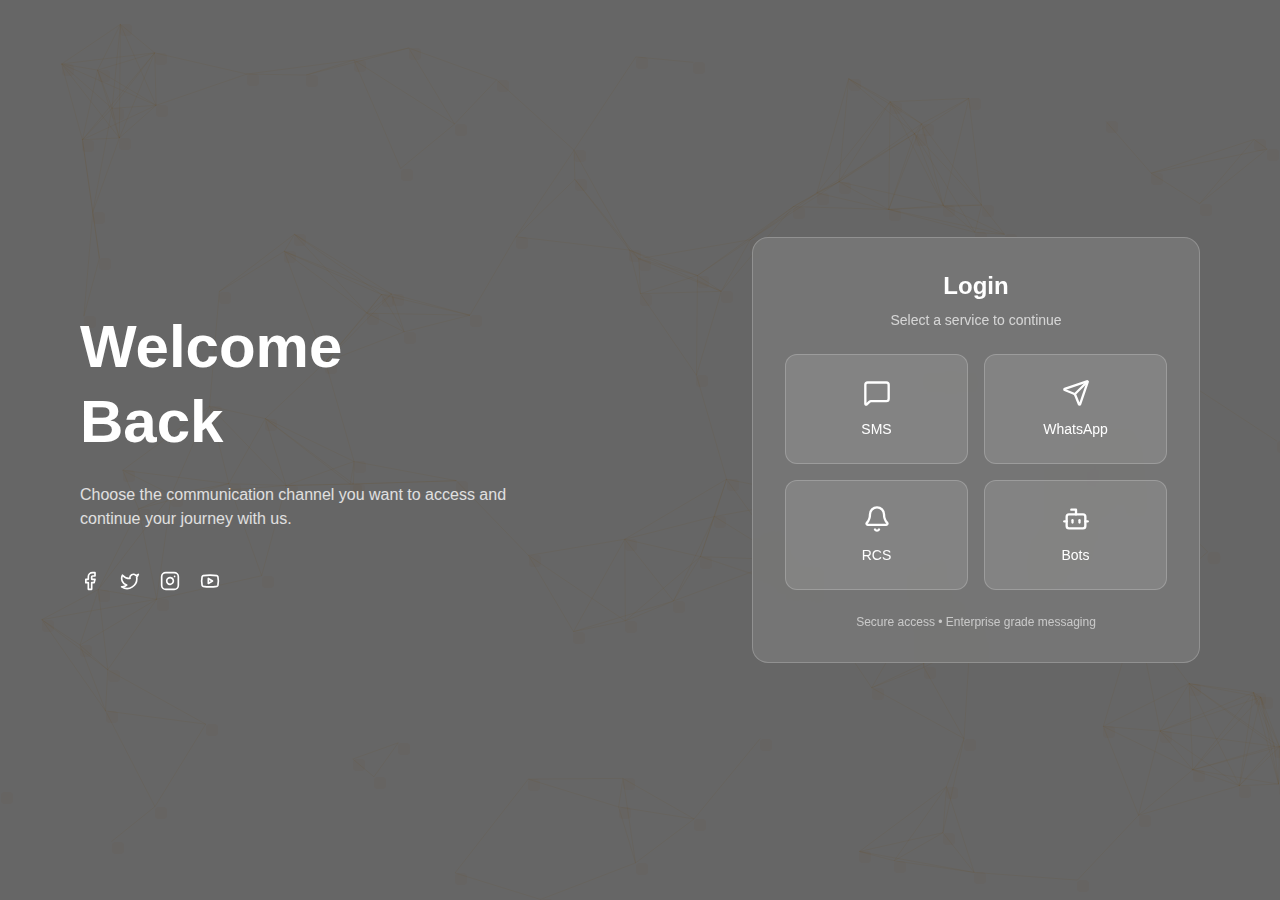
<file: login.html>
<!DOCTYPE html><html lang="en"><head><meta charSet="utf-8" data-next-head=""/><meta name="viewport" content="width=device-width" data-next-head=""/><link rel="preload" href="/_next/static/chunks/eb03a8544c982e94.css" as="style"/><link rel="stylesheet" href="/_next/static/chunks/eb03a8544c982e94.css" data-n-g=""/><noscript data-n-css=""></noscript><script src="/_next/static/chunks/70aef33446ad10b3.js" defer=""></script><script src="/_next/static/chunks/bfc0f16d38564ee1.js" defer=""></script><script src="/_next/static/chunks/5b3cccd922fe3816.js" defer=""></script><script src="/_next/static/chunks/turbopack-a3c2c21b2d940f80.js" defer=""></script><script src="/_next/static/chunks/303201c7ae3777c4.js" defer=""></script><script src="/_next/static/chunks/85a8ee5d4135f15f.js" defer=""></script><script src="/_next/static/chunks/turbopack-9fdf2dfaf98bcbec.js" defer=""></script><script src="/_next/static/X6XhnjesbjJ5hqO7cbSfl/_ssgManifest.js" defer=""></script><script src="/_next/static/X6XhnjesbjJ5hqO7cbSfl/_buildManifest.js" defer=""></script></head><body class="antialiased"><div id="__next"><div class="relative min-h-screen w-full my-10 mb-2 sm:my-0"><div class="absolute inset-0 overflow-hidden pointer-events-none z-0"><svg class="absolute inset-0 w-full h-full"></svg></div><div class="absolute inset-0 bg-black/60"></div><div class="relative z-10 flex min-h-screen flex-col lg:flex-row items-center justify-between px-2 sm:px-10 lg:px-20"><div class="max-w-xl text-white space-y-6 text-center lg:text-left"><h1 class="text-4xl sm:text-5xl lg:text-6xl font-semibold leading-tight">Welcome <br/> Back</h1><p class="text-sm sm:text-base text-white/80 max-w-md mx-auto lg:mx-0">Choose the communication channel you want to access and continue your journey with us.</p><div class="flex gap-5 justify-center lg:justify-start pt-4"><svg xmlns="http://www.w3.org/2000/svg" width="24" height="24" viewBox="0 0 24 24" fill="none" stroke="currentColor" stroke-width="2" stroke-linecap="round" stroke-linejoin="round" class="lucide lucide-facebook w-5 h-5 cursor-pointer hover:opacity-80" aria-hidden="true"><path d="M18 2h-3a5 5 0 0 0-5 5v3H7v4h3v8h4v-8h3l1-4h-4V7a1 1 0 0 1 1-1h3z"></path></svg><svg xmlns="http://www.w3.org/2000/svg" width="24" height="24" viewBox="0 0 24 24" fill="none" stroke="currentColor" stroke-width="2" stroke-linecap="round" stroke-linejoin="round" class="lucide lucide-twitter w-5 h-5 cursor-pointer hover:opacity-80" aria-hidden="true"><path d="M22 4s-.7 2.1-2 3.4c1.6 10-9.4 17.3-18 11.6 2.2.1 4.4-.6 6-2C3 15.5.5 9.6 3 5c2.2 2.6 5.6 4.1 9 4-.9-4.2 4-6.6 7-3.8 1.1 0 3-1.2 3-1.2z"></path></svg><svg xmlns="http://www.w3.org/2000/svg" width="24" height="24" viewBox="0 0 24 24" fill="none" stroke="currentColor" stroke-width="2" stroke-linecap="round" stroke-linejoin="round" class="lucide lucide-instagram w-5 h-5 cursor-pointer hover:opacity-80" aria-hidden="true"><rect width="20" height="20" x="2" y="2" rx="5" ry="5"></rect><path d="M16 11.37A4 4 0 1 1 12.63 8 4 4 0 0 1 16 11.37z"></path><line x1="17.5" x2="17.51" y1="6.5" y2="6.5"></line></svg><svg xmlns="http://www.w3.org/2000/svg" width="24" height="24" viewBox="0 0 24 24" fill="none" stroke="currentColor" stroke-width="2" stroke-linecap="round" stroke-linejoin="round" class="lucide lucide-youtube w-5 h-5 cursor-pointer hover:opacity-80" aria-hidden="true"><path d="M2.5 17a24.12 24.12 0 0 1 0-10 2 2 0 0 1 1.4-1.4 49.56 49.56 0 0 1 16.2 0A2 2 0 0 1 21.5 7a24.12 24.12 0 0 1 0 10 2 2 0 0 1-1.4 1.4 49.55 49.55 0 0 1-16.2 0A2 2 0 0 1 2.5 17"></path><path d="m10 15 5-3-5-3z"></path></svg></div></div><div class="w-full max-w-md mt-12 lg:mt-0 bg-white/10 backdrop-blur-xl rounded-2xl p-6 sm:p-8 text-white border border-white/20"><h2 class="text-2xl font-semibold mb-2 text-center">Login</h2><p class="text-sm text-white/70 text-center mb-6">Select a service to continue</p><div class="grid grid-cols-2 gap-4"><button class="group relative flex flex-col items-center justify-center gap-3 rounded-xl bg-white/10 border border-white/20 p-6 transition-all hover:bg-white/20 hover:-translate-y-1 hover:shadow-xl"><svg xmlns="http://www.w3.org/2000/svg" width="24" height="24" viewBox="0 0 24 24" fill="none" stroke="currentColor" stroke-width="2" stroke-linecap="round" stroke-linejoin="round" class="lucide lucide-message-square w-7 h-7 text-white group-hover:scale-110 transition-transform" aria-hidden="true"><path d="M22 17a2 2 0 0 1-2 2H6.828a2 2 0 0 0-1.414.586l-2.202 2.202A.71.71 0 0 1 2 21.286V5a2 2 0 0 1 2-2h16a2 2 0 0 1 2 2z"></path></svg><span class="text-sm font-medium">SMS</span></button><button class="group relative flex flex-col items-center justify-center gap-3 rounded-xl bg-white/10 border border-white/20 p-6 transition-all hover:bg-white/20 hover:-translate-y-1 hover:shadow-xl"><svg xmlns="http://www.w3.org/2000/svg" width="24" height="24" viewBox="0 0 24 24" fill="none" stroke="currentColor" stroke-width="2" stroke-linecap="round" stroke-linejoin="round" class="lucide lucide-send w-7 h-7 text-white group-hover:scale-110 transition-transform" aria-hidden="true"><path d="M14.536 21.686a.5.5 0 0 0 .937-.024l6.5-19a.496.496 0 0 0-.635-.635l-19 6.5a.5.5 0 0 0-.024.937l7.93 3.18a2 2 0 0 1 1.112 1.11z"></path><path d="m21.854 2.147-10.94 10.939"></path></svg><span class="text-sm font-medium">WhatsApp</span></button><button class="group relative flex flex-col items-center justify-center gap-3 rounded-xl bg-white/10 border border-white/20 p-6 transition-all hover:bg-white/20 hover:-translate-y-1 hover:shadow-xl"><svg xmlns="http://www.w3.org/2000/svg" width="24" height="24" viewBox="0 0 24 24" fill="none" stroke="currentColor" stroke-width="2" stroke-linecap="round" stroke-linejoin="round" class="lucide lucide-bell w-7 h-7 text-white group-hover:scale-110 transition-transform" aria-hidden="true"><path d="M10.268 21a2 2 0 0 0 3.464 0"></path><path d="M3.262 15.326A1 1 0 0 0 4 17h16a1 1 0 0 0 .74-1.673C19.41 13.956 18 12.499 18 8A6 6 0 0 0 6 8c0 4.499-1.411 5.956-2.738 7.326"></path></svg><span class="text-sm font-medium">RCS</span></button><button class="group relative flex flex-col items-center justify-center gap-3 rounded-xl bg-white/10 border border-white/20 p-6 transition-all hover:bg-white/20 hover:-translate-y-1 hover:shadow-xl"><svg xmlns="http://www.w3.org/2000/svg" width="24" height="24" viewBox="0 0 24 24" fill="none" stroke="currentColor" stroke-width="2" stroke-linecap="round" stroke-linejoin="round" class="lucide lucide-bot w-7 h-7 text-white group-hover:scale-110 transition-transform" aria-hidden="true"><path d="M12 8V4H8"></path><rect width="16" height="12" x="4" y="8" rx="2"></rect><path d="M2 14h2"></path><path d="M20 14h2"></path><path d="M15 13v2"></path><path d="M9 13v2"></path></svg><span class="text-sm font-medium">Bots</span></button></div><p class="text-xs text-center text-white/60 mt-6">Secure access • Enterprise grade messaging</p></div></div></div></div><script id="__NEXT_DATA__" type="application/json">{"props":{"pageProps":{}},"page":"/login","query":{},"buildId":"X6XhnjesbjJ5hqO7cbSfl","nextExport":true,"autoExport":true,"isFallback":false,"scriptLoader":[]}</script></body></html>
</file>
<file: _next/static/chunks/eb03a8544c982e94.css>
@layer properties{@supports (((-webkit-hyphens:none)) and (not (margin-trim:inline))) or ((-moz-orient:inline) and (not (color:rgb(from red r g b)))){*,:before,:after,::backdrop{--tw-scroll-snap-strictness:proximity;--tw-space-y-reverse:0;--tw-border-style:solid;--tw-gradient-position:initial;--tw-gradient-from:#0000;--tw-gradient-via:#0000;--tw-gradient-to:#0000;--tw-gradient-stops:initial;--tw-gradient-via-stops:initial;--tw-gradient-from-position:0%;--tw-gradient-via-position:50%;--tw-gradient-to-position:100%;--tw-leading:initial;--tw-font-weight:initial;--tw-shadow:0 0 #0000;--tw-shadow-color:initial;--tw-shadow-alpha:100%;--tw-inset-shadow:0 0 #0000;--tw-inset-shadow-color:initial;--tw-inset-shadow-alpha:100%;--tw-ring-color:initial;--tw-ring-shadow:0 0 #0000;--tw-inset-ring-color:initial;--tw-inset-ring-shadow:0 0 #0000;--tw-ring-inset:initial;--tw-ring-offset-width:0px;--tw-ring-offset-color:#fff;--tw-ring-offset-shadow:0 0 #0000;--tw-outline-style:solid;--tw-blur:initial;--tw-brightness:initial;--tw-contrast:initial;--tw-grayscale:initial;--tw-hue-rotate:initial;--tw-invert:initial;--tw-opacity:initial;--tw-saturate:initial;--tw-sepia:initial;--tw-drop-shadow:initial;--tw-drop-shadow-color:initial;--tw-drop-shadow-alpha:100%;--tw-drop-shadow-size:initial;--tw-backdrop-blur:initial;--tw-backdrop-brightness:initial;--tw-backdrop-contrast:initial;--tw-backdrop-grayscale:initial;--tw-backdrop-hue-rotate:initial;--tw-backdrop-invert:initial;--tw-backdrop-opacity:initial;--tw-backdrop-saturate:initial;--tw-backdrop-sepia:initial;--tw-duration:initial;--tw-scale-x:1;--tw-scale-y:1;--tw-scale-z:1;--tw-translate-x:0;--tw-translate-y:0;--tw-translate-z:0}}}@layer theme{:root,:host{--color-orange-400:#ff8b1a;--color-orange-500:#fe6e00;--color-yellow-400:#fac800;--color-purple-500:#ac4bff;--color-purple-600:#9810fa;--color-purple-700:#8200da;--color-gray-50:#f9fafb;--color-gray-100:#f3f4f6;--color-gray-200:#e5e7eb;--color-gray-300:#d1d5dc;--color-gray-400:#99a1af;--color-gray-600:#4a5565;--color-gray-700:#364153;--color-gray-800:#1e2939;--color-gray-900:#101828;--color-black:#000;--color-white:#fff;--spacing:.25rem;--container-md:28rem;--container-xl:36rem;--container-3xl:48rem;--container-4xl:56rem;--container-7xl:80rem;--text-xs:.75rem;--text-xs--line-height:calc(1/.75);--text-sm:.875rem;--text-sm--line-height:calc(1.25/.875);--text-base:1rem;--text-base--line-height:calc(1.5/1);--text-lg:1.125rem;--text-lg--line-height:calc(1.75/1.125);--text-xl:1.25rem;--text-xl--line-height:calc(1.75/1.25);--text-2xl:1.5rem;--text-2xl--line-height:calc(2/1.5);--text-3xl:1.875rem;--text-3xl--line-height:calc(2.25/1.875);--text-4xl:2.25rem;--text-4xl--line-height:calc(2.5/2.25);--text-5xl:3rem;--text-5xl--line-height:1;--text-6xl:3.75rem;--text-6xl--line-height:1;--text-7xl:4.5rem;--text-7xl--line-height:1;--font-weight-medium:500;--font-weight-semibold:600;--leading-tight:1.25;--leading-relaxed:1.625;--radius-sm:.25rem;--radius-lg:.5rem;--radius-xl:.75rem;--radius-2xl:1rem;--radius-3xl:1.5rem;--blur-xl:24px;--default-transition-duration:.15s;--default-transition-timing-function:cubic-bezier(.4,0,.2,1);--default-font-family:var(--font-geist-sans);--default-mono-font-family:var(--font-geist-mono)}@supports (color:lab(0% 0 0)){:root,:host{--color-orange-400:lab(70.0429% 42.5156 75.8207);--color-orange-500:lab(64.272% 57.1788 90.3583);--color-yellow-400:lab(83.2664% 8.65132 106.895);--color-purple-500:lab(52.0183% 66.11 -78.2316);--color-purple-600:lab(43.0295% 75.21 -86.5669);--color-purple-700:lab(36.1758% 69.8525 -80.0381);--color-gray-50:lab(98.2596% -.247031 -.706708);--color-gray-100:lab(96.1596% -.082314 -1.13575);--color-gray-200:lab(91.6229% -.159085 -2.26791);--color-gray-300:lab(85.1236% -.612259 -3.7138);--color-gray-400:lab(65.9269% -.832707 -8.17474);--color-gray-600:lab(35.6337% -1.58697 -10.8425);--color-gray-700:lab(27.1134% -.956401 -12.3224);--color-gray-800:lab(16.1051% -1.18239 -11.7533);--color-gray-900:lab(8.11897% .811279 -12.254)}}}@layer base{*,:after,:before,::backdrop{box-sizing:border-box;border:0 solid;margin:0;padding:0}::file-selector-button{box-sizing:border-box;border:0 solid;margin:0;padding:0}html,:host{-webkit-text-size-adjust:100%;tab-size:4;line-height:1.5;font-family:var(--default-font-family,ui-sans-serif,system-ui,sans-serif,"Apple Color Emoji","Segoe UI Emoji","Segoe UI Symbol","Noto Color Emoji");font-feature-settings:var(--default-font-feature-settings,normal);font-variation-settings:var(--default-font-variation-settings,normal);-webkit-tap-highlight-color:transparent}hr{height:0;color:inherit;border-top-width:1px}abbr:where([title]){-webkit-text-decoration:underline dotted;text-decoration:underline dotted}h1,h2,h3,h4,h5,h6{font-size:inherit;font-weight:inherit}a{color:inherit;-webkit-text-decoration:inherit;-webkit-text-decoration:inherit;-webkit-text-decoration:inherit;-webkit-text-decoration:inherit;text-decoration:inherit}b,strong{font-weight:bolder}code,kbd,samp,pre{font-family:var(--default-mono-font-family,ui-monospace,SFMono-Regular,Menlo,Monaco,Consolas,"Liberation Mono","Courier New",monospace);font-feature-settings:var(--default-mono-font-feature-settings,normal);font-variation-settings:var(--default-mono-font-variation-settings,normal);font-size:1em}small{font-size:80%}sub,sup{vertical-align:baseline;font-size:75%;line-height:0;position:relative}sub{bottom:-.25em}sup{top:-.5em}table{text-indent:0;border-color:inherit;border-collapse:collapse}:-moz-focusring{outline:auto}progress{vertical-align:baseline}summary{display:list-item}ol,ul,menu{list-style:none}img,svg,video,canvas,audio,iframe,embed,object{vertical-align:middle;display:block}img,video{max-width:100%;height:auto}button,input,select,optgroup,textarea{font:inherit;font-feature-settings:inherit;font-variation-settings:inherit;letter-spacing:inherit;color:inherit;opacity:1;background-color:#0000;border-radius:0}::file-selector-button{font:inherit;font-feature-settings:inherit;font-variation-settings:inherit;letter-spacing:inherit;color:inherit;opacity:1;background-color:#0000;border-radius:0}:where(select:is([multiple],[size])) optgroup{font-weight:bolder}:where(select:is([multiple],[size])) optgroup option{padding-inline-start:20px}::file-selector-button{margin-inline-end:4px}::placeholder{opacity:1}@supports (not ((-webkit-appearance:-apple-pay-button))) or (contain-intrinsic-size:1px){::placeholder{color:currentColor}@supports (color:color-mix(in lab, red, red)){::placeholder{color:color-mix(in oklab,currentcolor 50%,transparent)}}}textarea{resize:vertical}::-webkit-search-decoration{-webkit-appearance:none}::-webkit-date-and-time-value{min-height:1lh;text-align:inherit}::-webkit-datetime-edit{display:inline-flex}::-webkit-datetime-edit-fields-wrapper{padding:0}::-webkit-datetime-edit{padding-block:0}::-webkit-datetime-edit-year-field{padding-block:0}::-webkit-datetime-edit-month-field{padding-block:0}::-webkit-datetime-edit-day-field{padding-block:0}::-webkit-datetime-edit-hour-field{padding-block:0}::-webkit-datetime-edit-minute-field{padding-block:0}::-webkit-datetime-edit-second-field{padding-block:0}::-webkit-datetime-edit-millisecond-field{padding-block:0}::-webkit-datetime-edit-meridiem-field{padding-block:0}::-webkit-calendar-picker-indicator{line-height:1}:-moz-ui-invalid{box-shadow:none}button,input:where([type=button],[type=reset],[type=submit]){appearance:button}::file-selector-button{appearance:button}::-webkit-inner-spin-button{height:auto}::-webkit-outer-spin-button{height:auto}[hidden]:where(:not([hidden=until-found])){display:none!important}}@layer components;@layer utilities{.pointer-events-none{pointer-events:none}.visible{visibility:visible}.absolute{position:absolute}.relative{position:relative}.inset-0{inset:calc(var(--spacing)*0)}.top-full{top:100%}.right-2{right:calc(var(--spacing)*2)}.left-2{left:calc(var(--spacing)*2)}.z-0{z-index:0}.z-10{z-index:10}.z-40{z-index:40}.z-50{z-index:50}.order-1{order:1}.order-2{order:2}.container{width:100%}@media (min-width:40rem){.container{max-width:40rem}}@media (min-width:48rem){.container{max-width:48rem}}@media (min-width:64rem){.container{max-width:64rem}}@media (min-width:80rem){.container{max-width:80rem}}@media (min-width:96rem){.container{max-width:96rem}}.mx-auto{margin-inline:auto}.my-4{margin-block:calc(var(--spacing)*4)}.my-10{margin-block:calc(var(--spacing)*10)}.my-12{margin-block:calc(var(--spacing)*12)}.-mt-10{margin-top:calc(var(--spacing)*-10)}.mt-0\.5{margin-top:calc(var(--spacing)*.5)}.mt-2{margin-top:calc(var(--spacing)*2)}.mt-4{margin-top:calc(var(--spacing)*4)}.mt-6{margin-top:calc(var(--spacing)*6)}.mt-8{margin-top:calc(var(--spacing)*8)}.mt-10{margin-top:calc(var(--spacing)*10)}.mt-12{margin-top:calc(var(--spacing)*12)}.mt-16{margin-top:calc(var(--spacing)*16)}.-mb-\[10px\]{margin-bottom:-10px}.mb-2{margin-bottom:calc(var(--spacing)*2)}.mb-3{margin-bottom:calc(var(--spacing)*3)}.mb-4{margin-bottom:calc(var(--spacing)*4)}.mb-6{margin-bottom:calc(var(--spacing)*6)}.mb-8{margin-bottom:calc(var(--spacing)*8)}.mb-10{margin-bottom:calc(var(--spacing)*10)}.mb-12{margin-bottom:calc(var(--spacing)*12)}.mb-20{margin-bottom:calc(var(--spacing)*20)}.ml-6{margin-left:calc(var(--spacing)*6)}.flex{display:flex}.grid{display:grid}.hidden{display:none}.inline-block{display:inline-block}.h-2{height:calc(var(--spacing)*2)}.h-4{height:calc(var(--spacing)*4)}.h-5{height:calc(var(--spacing)*5)}.h-7{height:calc(var(--spacing)*7)}.h-16{height:calc(var(--spacing)*16)}.h-48{height:calc(var(--spacing)*48)}.h-64{height:calc(var(--spacing)*64)}.h-\[400px\]{height:400px}.h-auto{height:auto}.h-fit{height:fit-content}.h-full{height:100%}.min-h-\[400px\]{min-height:400px}.min-h-screen{min-height:100vh}.w-2{width:calc(var(--spacing)*2)}.w-4{width:calc(var(--spacing)*4)}.w-5{width:calc(var(--spacing)*5)}.w-7{width:calc(var(--spacing)*7)}.w-16{width:calc(var(--spacing)*16)}.w-20{width:calc(var(--spacing)*20)}.w-32{width:calc(var(--spacing)*32)}.w-\[90vw\]{width:90vw}.w-full{width:100%}.max-w-3xl{max-width:var(--container-3xl)}.max-w-4xl{max-width:var(--container-4xl)}.max-w-7xl{max-width:var(--container-7xl)}.max-w-\[280px\]{max-width:280px}.max-w-\[300px\]{max-width:300px}.max-w-md{max-width:var(--container-md)}.max-w-xl{max-width:var(--container-xl)}.flex-1{flex:1}.flex-shrink-0,.shrink-0{flex-shrink:0}.grow{flex-grow:1}.rotate-180{rotate:180deg}.cursor-pointer{cursor:pointer}.resize-none{resize:none}.snap-x{scroll-snap-type:x var(--tw-scroll-snap-strictness)}.snap-mandatory{--tw-scroll-snap-strictness:mandatory}.snap-center{scroll-snap-align:center}.list-disc{list-style-type:disc}.grid-cols-1{grid-template-columns:repeat(1,minmax(0,1fr))}.grid-cols-2{grid-template-columns:repeat(2,minmax(0,1fr))}.flex-col{flex-direction:column}.flex-wrap{flex-wrap:wrap}.content-center{align-content:center}.content-start{align-content:flex-start}.items-center{align-items:center}.items-end{align-items:flex-end}.items-start{align-items:flex-start}.justify-between{justify-content:space-between}.justify-center{justify-content:center}.justify-start{justify-content:flex-start}.gap-0{gap:calc(var(--spacing)*0)}.gap-1{gap:calc(var(--spacing)*1)}.gap-2{gap:calc(var(--spacing)*2)}.gap-3{gap:calc(var(--spacing)*3)}.gap-4{gap:calc(var(--spacing)*4)}.gap-5{gap:calc(var(--spacing)*5)}.gap-6{gap:calc(var(--spacing)*6)}.gap-8{gap:calc(var(--spacing)*8)}.gap-10{gap:calc(var(--spacing)*10)}.gap-12{gap:calc(var(--spacing)*12)}:where(.space-y-0>:not(:last-child)){--tw-space-y-reverse:0;margin-block-start:calc(calc(var(--spacing)*0)*var(--tw-space-y-reverse));margin-block-end:calc(calc(var(--spacing)*0)*calc(1 - var(--tw-space-y-reverse)))}:where(.space-y-2>:not(:last-child)){--tw-space-y-reverse:0;margin-block-start:calc(calc(var(--spacing)*2)*var(--tw-space-y-reverse));margin-block-end:calc(calc(var(--spacing)*2)*calc(1 - var(--tw-space-y-reverse)))}:where(.space-y-4>:not(:last-child)){--tw-space-y-reverse:0;margin-block-start:calc(calc(var(--spacing)*4)*var(--tw-space-y-reverse));margin-block-end:calc(calc(var(--spacing)*4)*calc(1 - var(--tw-space-y-reverse)))}:where(.space-y-6>:not(:last-child)){--tw-space-y-reverse:0;margin-block-start:calc(calc(var(--spacing)*6)*var(--tw-space-y-reverse));margin-block-end:calc(calc(var(--spacing)*6)*calc(1 - var(--tw-space-y-reverse)))}.self-end{align-self:flex-end}.overflow-hidden{overflow:hidden}.overflow-x-auto{overflow-x:auto}.rounded-2xl{border-radius:var(--radius-2xl)}.rounded-3xl{border-radius:var(--radius-3xl)}.rounded-lg{border-radius:var(--radius-lg)}.rounded-sm{border-radius:var(--radius-sm)}.rounded-xl{border-radius:var(--radius-xl)}.border{border-style:var(--tw-border-style);border-width:1px}.border-t{border-top-style:var(--tw-border-style);border-top-width:1px}.border-\[\#e3e3e3\]{border-color:#e3e3e3}.border-\[\#ffffff84\]{border-color:#ffffff84}.border-gray-100{border-color:var(--color-gray-100)}.border-gray-200{border-color:var(--color-gray-200)}.border-gray-400{border-color:var(--color-gray-400)}.border-gray-700{border-color:var(--color-gray-700)}.border-gray-800{border-color:var(--color-gray-800)}.border-transparent{border-color:#0000}.border-white\/20{border-color:#fff3}@supports (color:color-mix(in lab, red, red)){.border-white\/20{border-color:color-mix(in oklab,var(--color-white)20%,transparent)}}.bg-\[\#0B0F1A\]{background-color:#0b0f1a}.bg-\[\#6A47F2\]{background-color:#6a47f2}.bg-\[\#571C96\]{background-color:#571c96}.bg-\[\#E5D4F9\]{background-color:#e5d4f9}.bg-\[\#FAFAFCB2\]{background-color:#fafafcb2}.bg-\[\#efefef\]{background-color:#efefef}.bg-black{background-color:var(--color-black)}.bg-black\/60{background-color:#0009}@supports (color:color-mix(in lab, red, red)){.bg-black\/60{background-color:color-mix(in oklab,var(--color-black)60%,transparent)}}.bg-gray-100\/70{background-color:#f3f4f6b3}@supports (color:color-mix(in lab, red, red)){.bg-gray-100\/70{background-color:color-mix(in oklab,var(--color-gray-100)70%,transparent)}}.bg-orange-400\/30{background-color:#ff8b1a4d}@supports (color:color-mix(in lab, red, red)){.bg-orange-400\/30{background-color:color-mix(in oklab,var(--color-orange-400)30%,transparent)}}.bg-orange-500{background-color:var(--color-orange-500)}.bg-white{background-color:var(--color-white)}.bg-white\/10{background-color:#ffffff1a}@supports (color:color-mix(in lab, red, red)){.bg-white\/10{background-color:color-mix(in oklab,var(--color-white)10%,transparent)}}.bg-gradient-to-b{--tw-gradient-position:to bottom in oklab;background-image:linear-gradient(var(--tw-gradient-stops))}.bg-gradient-to-r{--tw-gradient-position:to right in oklab;background-image:linear-gradient(var(--tw-gradient-stops))}.from-\[\#571C96\]{--tw-gradient-from:#571c96;--tw-gradient-stops:var(--tw-gradient-via-stops,var(--tw-gradient-position),var(--tw-gradient-from)var(--tw-gradient-from-position),var(--tw-gradient-to)var(--tw-gradient-to-position))}.from-purple-500{--tw-gradient-from:var(--color-purple-500);--tw-gradient-stops:var(--tw-gradient-via-stops,var(--tw-gradient-position),var(--tw-gradient-from)var(--tw-gradient-from-position),var(--tw-gradient-to)var(--tw-gradient-to-position))}.to-\[\#39006B\]{--tw-gradient-to:#39006b;--tw-gradient-stops:var(--tw-gradient-via-stops,var(--tw-gradient-position),var(--tw-gradient-from)var(--tw-gradient-from-position),var(--tw-gradient-to)var(--tw-gradient-to-position))}.to-purple-700{--tw-gradient-to:var(--color-purple-700);--tw-gradient-stops:var(--tw-gradient-via-stops,var(--tw-gradient-position),var(--tw-gradient-from)var(--tw-gradient-from-position),var(--tw-gradient-to)var(--tw-gradient-to-position))}.bg-cover{background-size:cover}.bg-center{background-position:50%}.fill-yellow-400{fill:var(--color-yellow-400)}.object-contain{object-fit:contain}.object-cover{object-fit:cover}.p-2{padding:calc(var(--spacing)*2)}.p-3{padding:calc(var(--spacing)*3)}.p-4{padding:calc(var(--spacing)*4)}.p-5{padding:calc(var(--spacing)*5)}.p-6{padding:calc(var(--spacing)*6)}.p-12{padding:calc(var(--spacing)*12)}.px-0{padding-inline:calc(var(--spacing)*0)}.px-2{padding-inline:calc(var(--spacing)*2)}.px-4{padding-inline:calc(var(--spacing)*4)}.px-5{padding-inline:calc(var(--spacing)*5)}.px-6{padding-inline:calc(var(--spacing)*6)}.px-8{padding-inline:calc(var(--spacing)*8)}.py-2{padding-block:calc(var(--spacing)*2)}.py-3{padding-block:calc(var(--spacing)*3)}.py-4{padding-block:calc(var(--spacing)*4)}.py-8{padding-block:calc(var(--spacing)*8)}.py-10{padding-block:calc(var(--spacing)*10)}.py-12{padding-block:calc(var(--spacing)*12)}.py-14{padding-block:calc(var(--spacing)*14)}.py-16{padding-block:calc(var(--spacing)*16)}.py-24{padding-block:calc(var(--spacing)*24)}.pt-0{padding-top:calc(var(--spacing)*0)}.pt-4{padding-top:calc(var(--spacing)*4)}.pt-6{padding-top:calc(var(--spacing)*6)}.pt-20{padding-top:calc(var(--spacing)*20)}.pb-5{padding-bottom:calc(var(--spacing)*5)}.pb-32{padding-bottom:calc(var(--spacing)*32)}.text-center{text-align:center}.text-left{text-align:left}.text-2xl{font-size:var(--text-2xl);line-height:var(--tw-leading,var(--text-2xl--line-height))}.text-3xl{font-size:var(--text-3xl);line-height:var(--tw-leading,var(--text-3xl--line-height))}.text-4xl{font-size:var(--text-4xl);line-height:var(--tw-leading,var(--text-4xl--line-height))}.text-base{font-size:var(--text-base);line-height:var(--tw-leading,var(--text-base--line-height))}.text-lg{font-size:var(--text-lg);line-height:var(--tw-leading,var(--text-lg--line-height))}.text-sm{font-size:var(--text-sm);line-height:var(--tw-leading,var(--text-sm--line-height))}.text-xl{font-size:var(--text-xl);line-height:var(--tw-leading,var(--text-xl--line-height))}.text-xs{font-size:var(--text-xs);line-height:var(--tw-leading,var(--text-xs--line-height))}.leading-relaxed{--tw-leading:var(--leading-relaxed);line-height:var(--leading-relaxed)}.leading-tight{--tw-leading:var(--leading-tight);line-height:var(--leading-tight)}.font-medium{--tw-font-weight:var(--font-weight-medium);font-weight:var(--font-weight-medium)}.font-semibold{--tw-font-weight:var(--font-weight-semibold);font-weight:var(--font-weight-semibold)}.whitespace-pre{white-space:pre}.text-\[\#dbd2ff\]{color:#dbd2ff}.text-\[\#ffffff\]{color:#fff}.text-\[\#ffffffcd\]{color:#ffffffcd}.text-black{color:var(--color-black)}.text-gray-300{color:var(--color-gray-300)}.text-gray-400{color:var(--color-gray-400)}.text-gray-600{color:var(--color-gray-600)}.text-gray-700{color:var(--color-gray-700)}.text-gray-900{color:var(--color-gray-900)}.text-purple-600{color:var(--color-purple-600)}.text-white{color:var(--color-white)}.text-white\/60{color:#fff9}@supports (color:color-mix(in lab, red, red)){.text-white\/60{color:color-mix(in oklab,var(--color-white)60%,transparent)}}.text-white\/70{color:#ffffffb3}@supports (color:color-mix(in lab, red, red)){.text-white\/70{color:color-mix(in oklab,var(--color-white)70%,transparent)}}.text-white\/80{color:#fffc}@supports (color:color-mix(in lab, red, red)){.text-white\/80{color:color-mix(in oklab,var(--color-white)80%,transparent)}}.text-white\/85{color:#ffffffd9}@supports (color:color-mix(in lab, red, red)){.text-white\/85{color:color-mix(in oklab,var(--color-white)85%,transparent)}}.text-yellow-400{color:var(--color-yellow-400)}.antialiased{-webkit-font-smoothing:antialiased;-moz-osx-font-smoothing:grayscale}.accent-purple-600{accent-color:var(--color-purple-600)}.shadow-2xl{--tw-shadow:0 25px 50px -12px var(--tw-shadow-color,#00000040);box-shadow:var(--tw-inset-shadow),var(--tw-inset-ring-shadow),var(--tw-ring-offset-shadow),var(--tw-ring-shadow),var(--tw-shadow)}.shadow-\[-5px_5px_0px_\#6A47F24D\]{--tw-shadow:-5px 5px 0px var(--tw-shadow-color,#6a47f24d);box-shadow:var(--tw-inset-shadow),var(--tw-inset-ring-shadow),var(--tw-ring-offset-shadow),var(--tw-ring-shadow),var(--tw-shadow)}.shadow-lg{--tw-shadow:0 10px 15px -3px var(--tw-shadow-color,#0000001a),0 4px 6px -4px var(--tw-shadow-color,#0000001a);box-shadow:var(--tw-inset-shadow),var(--tw-inset-ring-shadow),var(--tw-ring-offset-shadow),var(--tw-ring-shadow),var(--tw-shadow)}.shadow-sm{--tw-shadow:0 1px 3px 0 var(--tw-shadow-color,#0000001a),0 1px 2px -1px var(--tw-shadow-color,#0000001a);box-shadow:var(--tw-inset-shadow),var(--tw-inset-ring-shadow),var(--tw-ring-offset-shadow),var(--tw-ring-shadow),var(--tw-shadow)}.outline-1{outline-style:var(--tw-outline-style);outline-width:1px}.outline-\[\#ffffff5f\]{outline-color:#ffffff5f}.outline-gray-400{outline-color:var(--color-gray-400)}.blur{--tw-blur:blur(8px);filter:var(--tw-blur,)var(--tw-brightness,)var(--tw-contrast,)var(--tw-grayscale,)var(--tw-hue-rotate,)var(--tw-invert,)var(--tw-saturate,)var(--tw-sepia,)var(--tw-drop-shadow,)}.backdrop-blur-xl{--tw-backdrop-blur:blur(var(--blur-xl));-webkit-backdrop-filter:var(--tw-backdrop-blur,)var(--tw-backdrop-brightness,)var(--tw-backdrop-contrast,)var(--tw-backdrop-grayscale,)var(--tw-backdrop-hue-rotate,)var(--tw-backdrop-invert,)var(--tw-backdrop-opacity,)var(--tw-backdrop-saturate,)var(--tw-backdrop-sepia,);backdrop-filter:var(--tw-backdrop-blur,)var(--tw-backdrop-brightness,)var(--tw-backdrop-contrast,)var(--tw-backdrop-grayscale,)var(--tw-backdrop-hue-rotate,)var(--tw-backdrop-invert,)var(--tw-backdrop-opacity,)var(--tw-backdrop-saturate,)var(--tw-backdrop-sepia,)}.transition{transition-property:color,background-color,border-color,outline-color,text-decoration-color,fill,stroke,--tw-gradient-from,--tw-gradient-via,--tw-gradient-to,opacity,box-shadow,transform,translate,scale,rotate,filter,-webkit-backdrop-filter,backdrop-filter,display,content-visibility,overlay,pointer-events;transition-timing-function:var(--tw-ease,var(--default-transition-timing-function));transition-duration:var(--tw-duration,var(--default-transition-duration))}.transition-all{transition-property:all;transition-timing-function:var(--tw-ease,var(--default-transition-timing-function));transition-duration:var(--tw-duration,var(--default-transition-duration))}.transition-colors{transition-property:color,background-color,border-color,outline-color,text-decoration-color,fill,stroke,--tw-gradient-from,--tw-gradient-via,--tw-gradient-to;transition-timing-function:var(--tw-ease,var(--default-transition-timing-function));transition-duration:var(--tw-duration,var(--default-transition-duration))}.transition-opacity{transition-property:opacity;transition-timing-function:var(--tw-ease,var(--default-transition-timing-function));transition-duration:var(--tw-duration,var(--default-transition-duration))}.transition-shadow{transition-property:box-shadow;transition-timing-function:var(--tw-ease,var(--default-transition-timing-function));transition-duration:var(--tw-duration,var(--default-transition-duration))}.transition-transform{transition-property:transform,translate,scale,rotate;transition-timing-function:var(--tw-ease,var(--default-transition-timing-function));transition-duration:var(--tw-duration,var(--default-transition-duration))}.duration-200{--tw-duration:.2s;transition-duration:.2s}.duration-300{--tw-duration:.3s;transition-duration:.3s}.will-change-transform{will-change:transform}@media (hover:hover){.group-hover\:scale-110:is(:where(.group):hover *){--tw-scale-x:110%;--tw-scale-y:110%;--tw-scale-z:110%;scale:var(--tw-scale-x)var(--tw-scale-y)}.hover\:-translate-y-1:hover{--tw-translate-y:calc(var(--spacing)*-1);translate:var(--tw-translate-x)var(--tw-translate-y)}.hover\:gap-6:hover{gap:calc(var(--spacing)*6)}.hover\:bg-gray-50:hover{background-color:var(--color-gray-50)}.hover\:bg-gray-100:hover{background-color:var(--color-gray-100)}.hover\:bg-white\/20:hover{background-color:#fff3}@supports (color:color-mix(in lab, red, red)){.hover\:bg-white\/20:hover{background-color:color-mix(in oklab,var(--color-white)20%,transparent)}}.hover\:text-gray-300:hover{color:var(--color-gray-300)}.hover\:text-gray-600:hover{color:var(--color-gray-600)}.hover\:text-white:hover{color:var(--color-white)}.hover\:underline:hover{text-decoration-line:underline}.hover\:opacity-80:hover{opacity:.8}.hover\:opacity-90:hover{opacity:.9}.hover\:shadow-lg:hover{--tw-shadow:0 10px 15px -3px var(--tw-shadow-color,#0000001a),0 4px 6px -4px var(--tw-shadow-color,#0000001a);box-shadow:var(--tw-inset-shadow),var(--tw-inset-ring-shadow),var(--tw-ring-offset-shadow),var(--tw-ring-shadow),var(--tw-shadow)}.hover\:shadow-xl:hover{--tw-shadow:0 20px 25px -5px var(--tw-shadow-color,#0000001a),0 8px 10px -6px var(--tw-shadow-color,#0000001a);box-shadow:var(--tw-inset-shadow),var(--tw-inset-ring-shadow),var(--tw-ring-offset-shadow),var(--tw-ring-shadow),var(--tw-shadow)}}.active\:scale-95:active{--tw-scale-x:95%;--tw-scale-y:95%;--tw-scale-z:95%;scale:var(--tw-scale-x)var(--tw-scale-y)}@media (min-width:40rem){.sm\:right-4{right:calc(var(--spacing)*4)}.sm\:left-4{left:calc(var(--spacing)*4)}.sm\:my-0{margin-block:calc(var(--spacing)*0)}.sm\:my-20{margin-block:calc(var(--spacing)*20)}.sm\:-mt-60{margin-top:calc(var(--spacing)*-60)}.sm\:mt-0{margin-top:calc(var(--spacing)*0)}.sm\:mt-1{margin-top:calc(var(--spacing)*1)}.sm\:mt-6{margin-top:calc(var(--spacing)*6)}.sm\:mt-8{margin-top:calc(var(--spacing)*8)}.sm\:mt-14{margin-top:calc(var(--spacing)*14)}.sm\:mt-24{margin-top:calc(var(--spacing)*24)}.sm\:mb-4{margin-bottom:calc(var(--spacing)*4)}.sm\:mb-6{margin-bottom:calc(var(--spacing)*6)}.sm\:mb-8{margin-bottom:calc(var(--spacing)*8)}.sm\:mb-10{margin-bottom:calc(var(--spacing)*10)}.sm\:mb-12{margin-bottom:calc(var(--spacing)*12)}.sm\:mb-30{margin-bottom:calc(var(--spacing)*30)}.sm\:ml-8{margin-left:calc(var(--spacing)*8)}.sm\:h-3{height:calc(var(--spacing)*3)}.sm\:h-56{height:calc(var(--spacing)*56)}.sm\:h-\[30px\]{height:30px}.sm\:h-full{height:100%}.sm\:w-3{width:calc(var(--spacing)*3)}.sm\:w-24{width:calc(var(--spacing)*24)}.sm\:w-40{width:calc(var(--spacing)*40)}.sm\:w-\[30px\]{width:30px}.sm\:w-\[420px\]{width:420px}.sm\:w-auto{width:auto}.sm\:grid-cols-2{grid-template-columns:repeat(2,minmax(0,1fr))}.sm\:flex-row{flex-direction:row}.sm\:items-center{align-items:center}.sm\:justify-between{justify-content:space-between}.sm\:justify-start{justify-content:flex-start}.sm\:gap-1{gap:calc(var(--spacing)*1)}.sm\:gap-3{gap:calc(var(--spacing)*3)}.sm\:gap-4{gap:calc(var(--spacing)*4)}.sm\:gap-5{gap:calc(var(--spacing)*5)}.sm\:gap-6{gap:calc(var(--spacing)*6)}.sm\:gap-8{gap:calc(var(--spacing)*8)}.sm\:gap-10{gap:calc(var(--spacing)*10)}:where(.sm\:space-y-6>:not(:last-child)){--tw-space-y-reverse:0;margin-block-start:calc(calc(var(--spacing)*6)*var(--tw-space-y-reverse));margin-block-end:calc(calc(var(--spacing)*6)*calc(1 - var(--tw-space-y-reverse)))}:where(.sm\:space-y-15>:not(:last-child)){--tw-space-y-reverse:0;margin-block-start:calc(calc(var(--spacing)*15)*var(--tw-space-y-reverse));margin-block-end:calc(calc(var(--spacing)*15)*calc(1 - var(--tw-space-y-reverse)))}.sm\:rounded-2xl{border-radius:var(--radius-2xl)}.sm\:rounded-3xl{border-radius:var(--radius-3xl)}.sm\:rounded-xl{border-radius:var(--radius-xl)}.sm\:p-5{padding:calc(var(--spacing)*5)}.sm\:p-6{padding:calc(var(--spacing)*6)}.sm\:p-8{padding:calc(var(--spacing)*8)}.sm\:p-16{padding:calc(var(--spacing)*16)}.sm\:px-4{padding-inline:calc(var(--spacing)*4)}.sm\:px-5{padding-inline:calc(var(--spacing)*5)}.sm\:px-6{padding-inline:calc(var(--spacing)*6)}.sm\:px-10{padding-inline:calc(var(--spacing)*10)}.sm\:px-12{padding-inline:calc(var(--spacing)*12)}.sm\:py-4{padding-block:calc(var(--spacing)*4)}.sm\:py-10{padding-block:calc(var(--spacing)*10)}.sm\:py-16{padding-block:calc(var(--spacing)*16)}.sm\:py-20{padding-block:calc(var(--spacing)*20)}.sm\:pt-32{padding-top:calc(var(--spacing)*32)}.sm\:pb-40{padding-bottom:calc(var(--spacing)*40)}.sm\:text-left{text-align:left}.sm\:text-3xl{font-size:var(--text-3xl);line-height:var(--tw-leading,var(--text-3xl--line-height))}.sm\:text-4xl{font-size:var(--text-4xl);line-height:var(--tw-leading,var(--text-4xl--line-height))}.sm\:text-5xl{font-size:var(--text-5xl);line-height:var(--tw-leading,var(--text-5xl--line-height))}.sm\:text-base{font-size:var(--text-base);line-height:var(--tw-leading,var(--text-base--line-height))}.sm\:text-lg{font-size:var(--text-lg);line-height:var(--tw-leading,var(--text-lg--line-height))}.sm\:text-sm{font-size:var(--text-sm);line-height:var(--tw-leading,var(--text-sm--line-height))}.sm\:text-xl{font-size:var(--text-xl);line-height:var(--tw-leading,var(--text-xl--line-height))}@media (hover:hover){.sm\:hover\:gap-7:hover{gap:calc(var(--spacing)*7)}}}@media (min-width:48rem){.md\:mt-8{margin-top:calc(var(--spacing)*8)}.md\:mt-16{margin-top:calc(var(--spacing)*16)}.md\:mt-32{margin-top:calc(var(--spacing)*32)}.md\:mb-14{margin-bottom:calc(var(--spacing)*14)}.md\:h-full{height:100%}.md\:w-28{width:calc(var(--spacing)*28)}.md\:p-8{padding:calc(var(--spacing)*8)}.md\:px-10{padding-inline:calc(var(--spacing)*10)}.md\:py-12{padding-block:calc(var(--spacing)*12)}.md\:pt-40{padding-top:calc(var(--spacing)*40)}.md\:pb-60{padding-bottom:calc(var(--spacing)*60)}.md\:text-4xl{font-size:var(--text-4xl);line-height:var(--tw-leading,var(--text-4xl--line-height))}.md\:text-5xl{font-size:var(--text-5xl);line-height:var(--tw-leading,var(--text-5xl--line-height))}.md\:text-lg{font-size:var(--text-lg);line-height:var(--tw-leading,var(--text-lg--line-height))}.md\:text-xl{font-size:var(--text-xl);line-height:var(--tw-leading,var(--text-xl--line-height))}}@media (min-width:64rem){.lg\:order-1{order:1}.lg\:order-2{order:2}.lg\:m-10{margin:calc(var(--spacing)*10)}.lg\:mx-0{margin-inline:calc(var(--spacing)*0)}.lg\:my-30{margin-block:calc(var(--spacing)*30)}.lg\:mt-0{margin-top:calc(var(--spacing)*0)}.lg\:mt-10{margin-top:calc(var(--spacing)*10)}.lg\:mt-40{margin-top:calc(var(--spacing)*40)}.lg\:mt-auto{margin-top:auto}.lg\:mb-0{margin-bottom:calc(var(--spacing)*0)}.lg\:mb-8{margin-bottom:calc(var(--spacing)*8)}.lg\:mb-15{margin-bottom:calc(var(--spacing)*15)}.lg\:ml-10{margin-left:calc(var(--spacing)*10)}.lg\:block{display:block}.lg\:flex{display:flex}.lg\:hidden{display:none}.lg\:h-70{height:calc(var(--spacing)*70)}.lg\:h-\[620px\]{height:620px}.lg\:h-full{height:100%}.lg\:min-h-\[900px\]{min-height:900px}.lg\:w-\[140px\]{width:140px}.lg\:w-\[200px\]{width:200px}.lg\:w-\[470px\]{width:470px}.lg\:w-auto{width:auto}.lg\:min-w-\[250px\]{min-width:250px}.lg\:grid-cols-2{grid-template-columns:repeat(2,minmax(0,1fr))}.lg\:grid-cols-3{grid-template-columns:repeat(3,minmax(0,1fr))}.lg\:grid-cols-4{grid-template-columns:repeat(4,minmax(0,1fr))}.lg\:flex-row{flex-direction:row}.lg\:justify-start{justify-content:flex-start}.lg\:gap-5{gap:calc(var(--spacing)*5)}.lg\:gap-10{gap:calc(var(--spacing)*10)}.lg\:gap-12{gap:calc(var(--spacing)*12)}.lg\:gap-15{gap:calc(var(--spacing)*15)}.lg\:gap-20{gap:calc(var(--spacing)*20)}.lg\:p-6{padding:calc(var(--spacing)*6)}.lg\:p-10{padding:calc(var(--spacing)*10)}.lg\:p-\[90px_20px\]{padding:90px 20px}.lg\:px-0{padding-inline:calc(var(--spacing)*0)}.lg\:px-5{padding-inline:calc(var(--spacing)*5)}.lg\:px-8{padding-inline:calc(var(--spacing)*8)}.lg\:px-10{padding-inline:calc(var(--spacing)*10)}.lg\:px-15{padding-inline:calc(var(--spacing)*15)}.lg\:px-20{padding-inline:calc(var(--spacing)*20)}.lg\:py-5{padding-block:calc(var(--spacing)*5)}.lg\:py-15{padding-block:calc(var(--spacing)*15)}.lg\:py-20{padding-block:calc(var(--spacing)*20)}.lg\:pt-\[200px\]{padding-top:200px}.lg\:pb-\[300px\]{padding-bottom:300px}.lg\:text-left{text-align:left}.lg\:text-2xl{font-size:var(--text-2xl);line-height:var(--tw-leading,var(--text-2xl--line-height))}.lg\:text-4xl{font-size:var(--text-4xl);line-height:var(--tw-leading,var(--text-4xl--line-height))}.lg\:text-5xl{font-size:var(--text-5xl);line-height:var(--tw-leading,var(--text-5xl--line-height))}.lg\:text-6xl{font-size:var(--text-6xl);line-height:var(--tw-leading,var(--text-6xl--line-height))}.lg\:text-7xl{font-size:var(--text-7xl);line-height:var(--tw-leading,var(--text-7xl--line-height))}.lg\:text-xl{font-size:var(--text-xl);line-height:var(--tw-leading,var(--text-xl--line-height))}@media (hover:hover){.lg\:hover\:gap-10:hover{gap:calc(var(--spacing)*10)}}}@media (min-width:80rem){.xl\:text-7xl{font-size:var(--text-7xl);line-height:var(--tw-leading,var(--text-7xl--line-height))}}}:root{--background:#fff;--foreground:#171717}@media (prefers-color-scheme:dark){:root{--background:#0a0a0a;--foreground:#000}}body{background:var(--background);color:var(--foreground);font-family:Arial,Helvetica,sans-serif}.scrollbar-hide::-webkit-scrollbar{display:none}.scrollbar-hide{-ms-overflow-style:none;scrollbar-width:none}@property --tw-scroll-snap-strictness{syntax:"*";inherits:false;initial-value:proximity}@property --tw-space-y-reverse{syntax:"*";inherits:false;initial-value:0}@property --tw-border-style{syntax:"*";inherits:false;initial-value:solid}@property --tw-gradient-position{syntax:"*";inherits:false}@property --tw-gradient-from{syntax:"<color>";inherits:false;initial-value:#0000}@property --tw-gradient-via{syntax:"<color>";inherits:false;initial-value:#0000}@property --tw-gradient-to{syntax:"<color>";inherits:false;initial-value:#0000}@property --tw-gradient-stops{syntax:"*";inherits:false}@property --tw-gradient-via-stops{syntax:"*";inherits:false}@property --tw-gradient-from-position{syntax:"<length-percentage>";inherits:false;initial-value:0%}@property --tw-gradient-via-position{syntax:"<length-percentage>";inherits:false;initial-value:50%}@property --tw-gradient-to-position{syntax:"<length-percentage>";inherits:false;initial-value:100%}@property --tw-leading{syntax:"*";inherits:false}@property --tw-font-weight{syntax:"*";inherits:false}@property --tw-shadow{syntax:"*";inherits:false;initial-value:0 0 #0000}@property --tw-shadow-color{syntax:"*";inherits:false}@property --tw-shadow-alpha{syntax:"<percentage>";inherits:false;initial-value:100%}@property --tw-inset-shadow{syntax:"*";inherits:false;initial-value:0 0 #0000}@property --tw-inset-shadow-color{syntax:"*";inherits:false}@property --tw-inset-shadow-alpha{syntax:"<percentage>";inherits:false;initial-value:100%}@property --tw-ring-color{syntax:"*";inherits:false}@property --tw-ring-shadow{syntax:"*";inherits:false;initial-value:0 0 #0000}@property --tw-inset-ring-color{syntax:"*";inherits:false}@property --tw-inset-ring-shadow{syntax:"*";inherits:false;initial-value:0 0 #0000}@property --tw-ring-inset{syntax:"*";inherits:false}@property --tw-ring-offset-width{syntax:"<length>";inherits:false;initial-value:0}@property --tw-ring-offset-color{syntax:"*";inherits:false;initial-value:#fff}@property --tw-ring-offset-shadow{syntax:"*";inherits:false;initial-value:0 0 #0000}@property --tw-outline-style{syntax:"*";inherits:false;initial-value:solid}@property --tw-blur{syntax:"*";inherits:false}@property --tw-brightness{syntax:"*";inherits:false}@property --tw-contrast{syntax:"*";inherits:false}@property --tw-grayscale{syntax:"*";inherits:false}@property --tw-hue-rotate{syntax:"*";inherits:false}@property --tw-invert{syntax:"*";inherits:false}@property --tw-opacity{syntax:"*";inherits:false}@property --tw-saturate{syntax:"*";inherits:false}@property --tw-sepia{syntax:"*";inherits:false}@property --tw-drop-shadow{syntax:"*";inherits:false}@property --tw-drop-shadow-color{syntax:"*";inherits:false}@property --tw-drop-shadow-alpha{syntax:"<percentage>";inherits:false;initial-value:100%}@property --tw-drop-shadow-size{syntax:"*";inherits:false}@property --tw-backdrop-blur{syntax:"*";inherits:false}@property --tw-backdrop-brightness{syntax:"*";inherits:false}@property --tw-backdrop-contrast{syntax:"*";inherits:false}@property --tw-backdrop-grayscale{syntax:"*";inherits:false}@property --tw-backdrop-hue-rotate{syntax:"*";inherits:false}@property --tw-backdrop-invert{syntax:"*";inherits:false}@property --tw-backdrop-opacity{syntax:"*";inherits:false}@property --tw-backdrop-saturate{syntax:"*";inherits:false}@property --tw-backdrop-sepia{syntax:"*";inherits:false}@property --tw-duration{syntax:"*";inherits:false}@property --tw-scale-x{syntax:"*";inherits:false;initial-value:1}@property --tw-scale-y{syntax:"*";inherits:false;initial-value:1}@property --tw-scale-z{syntax:"*";inherits:false;initial-value:1}@property --tw-translate-x{syntax:"*";inherits:false;initial-value:0}@property --tw-translate-y{syntax:"*";inherits:false;initial-value:0}@property --tw-translate-z{syntax:"*";inherits:false;initial-value:0}
</file>
